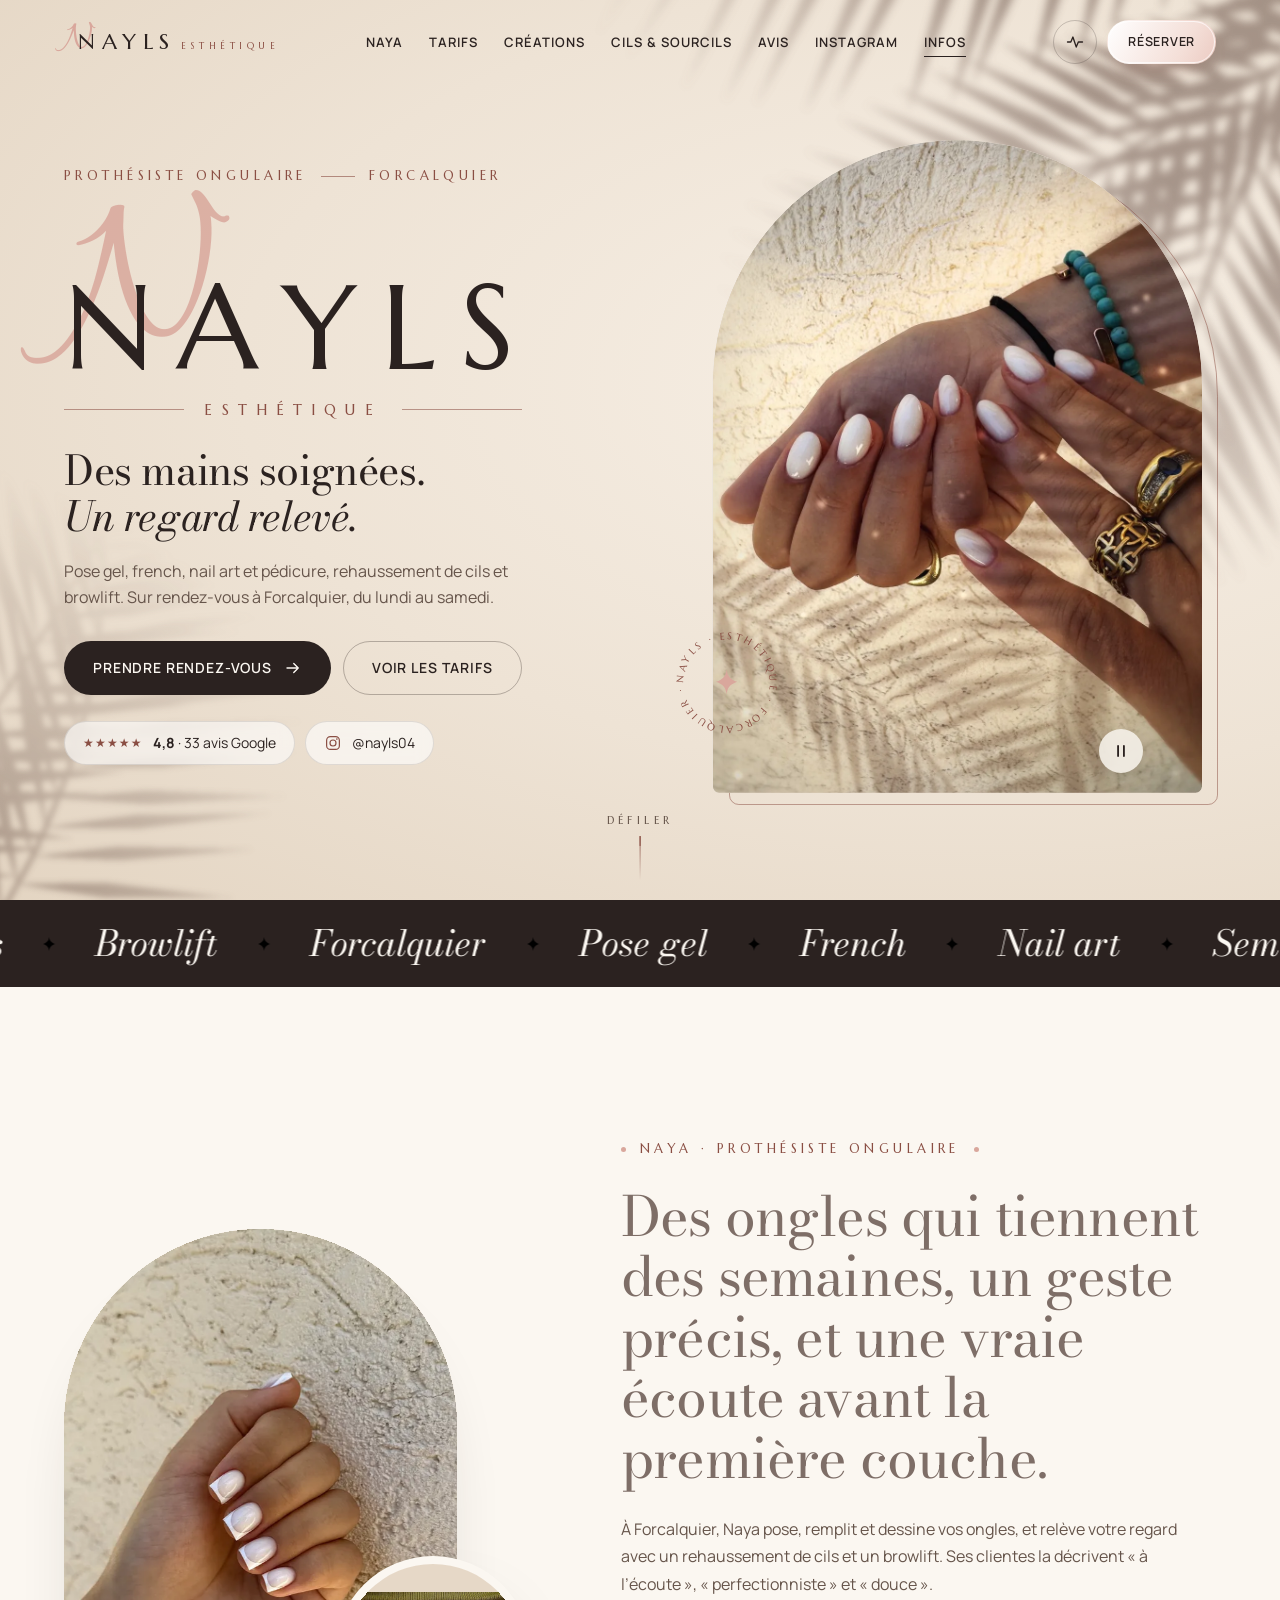
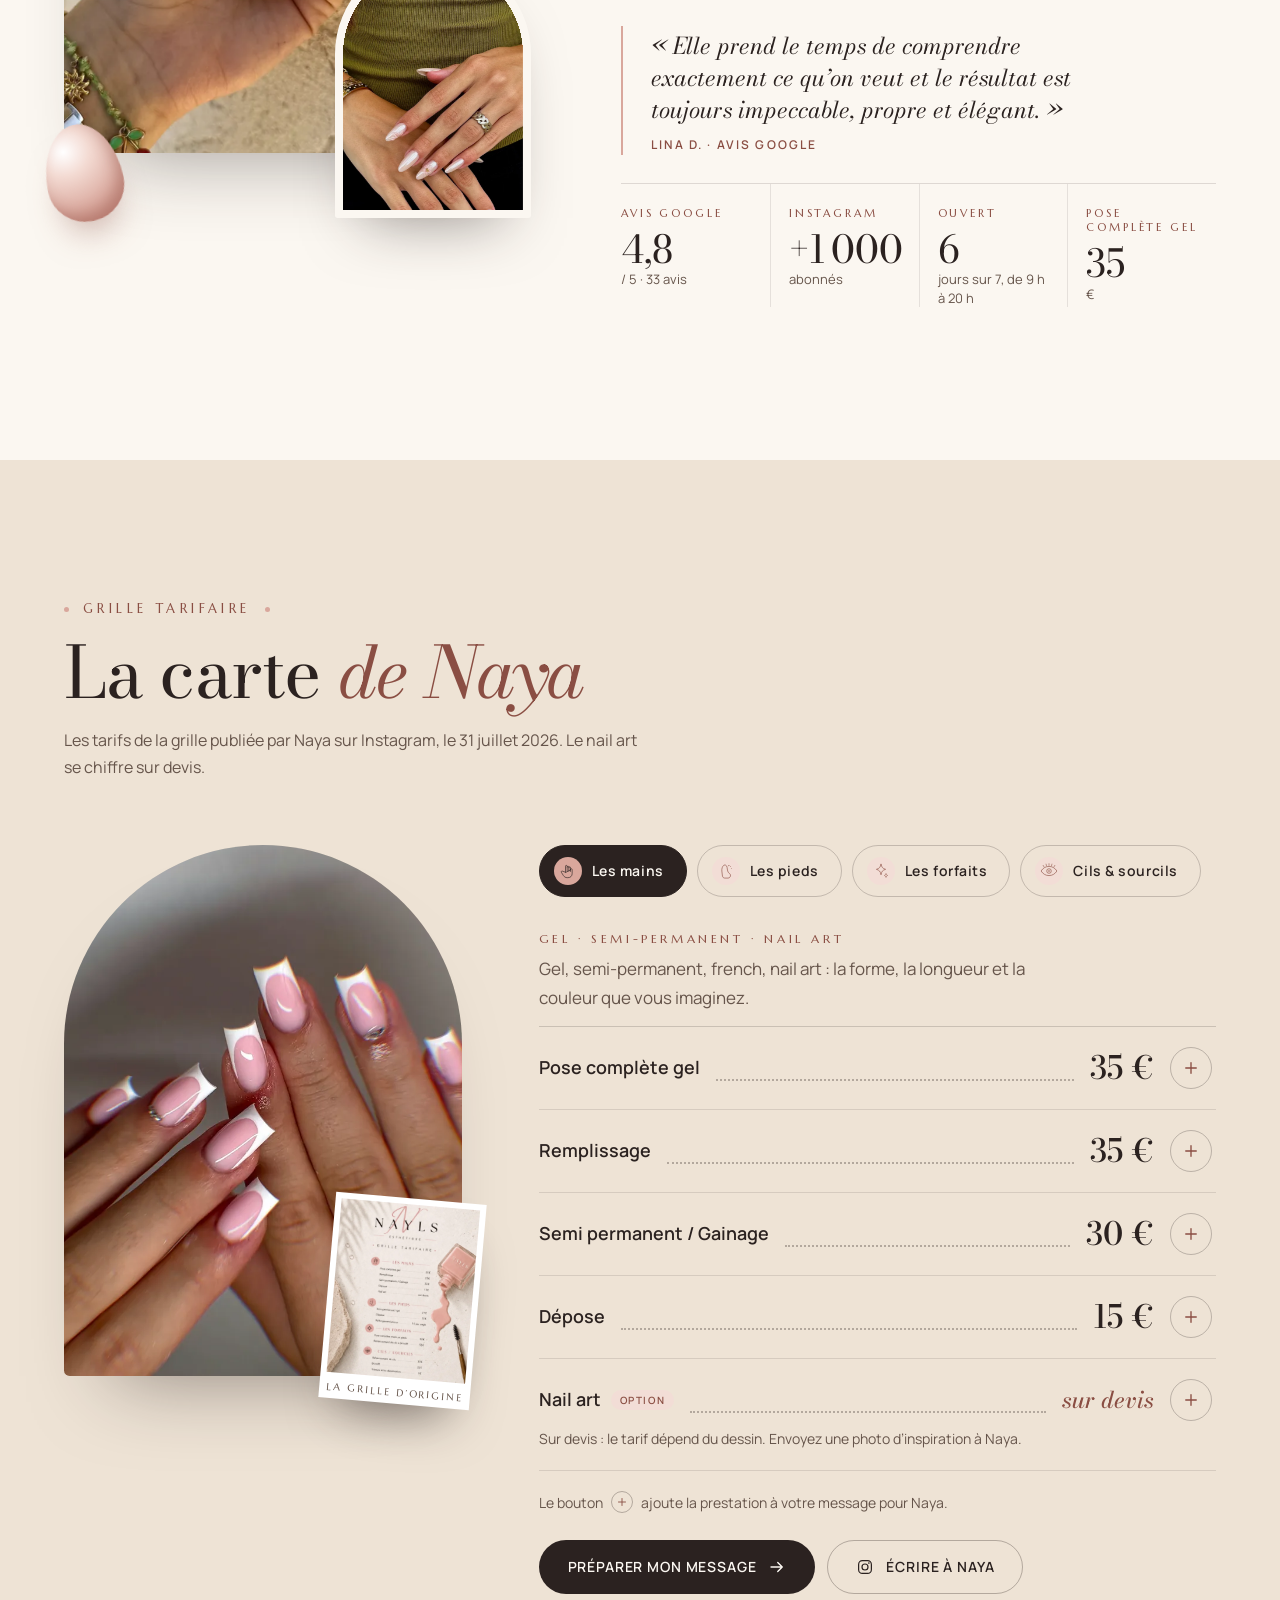
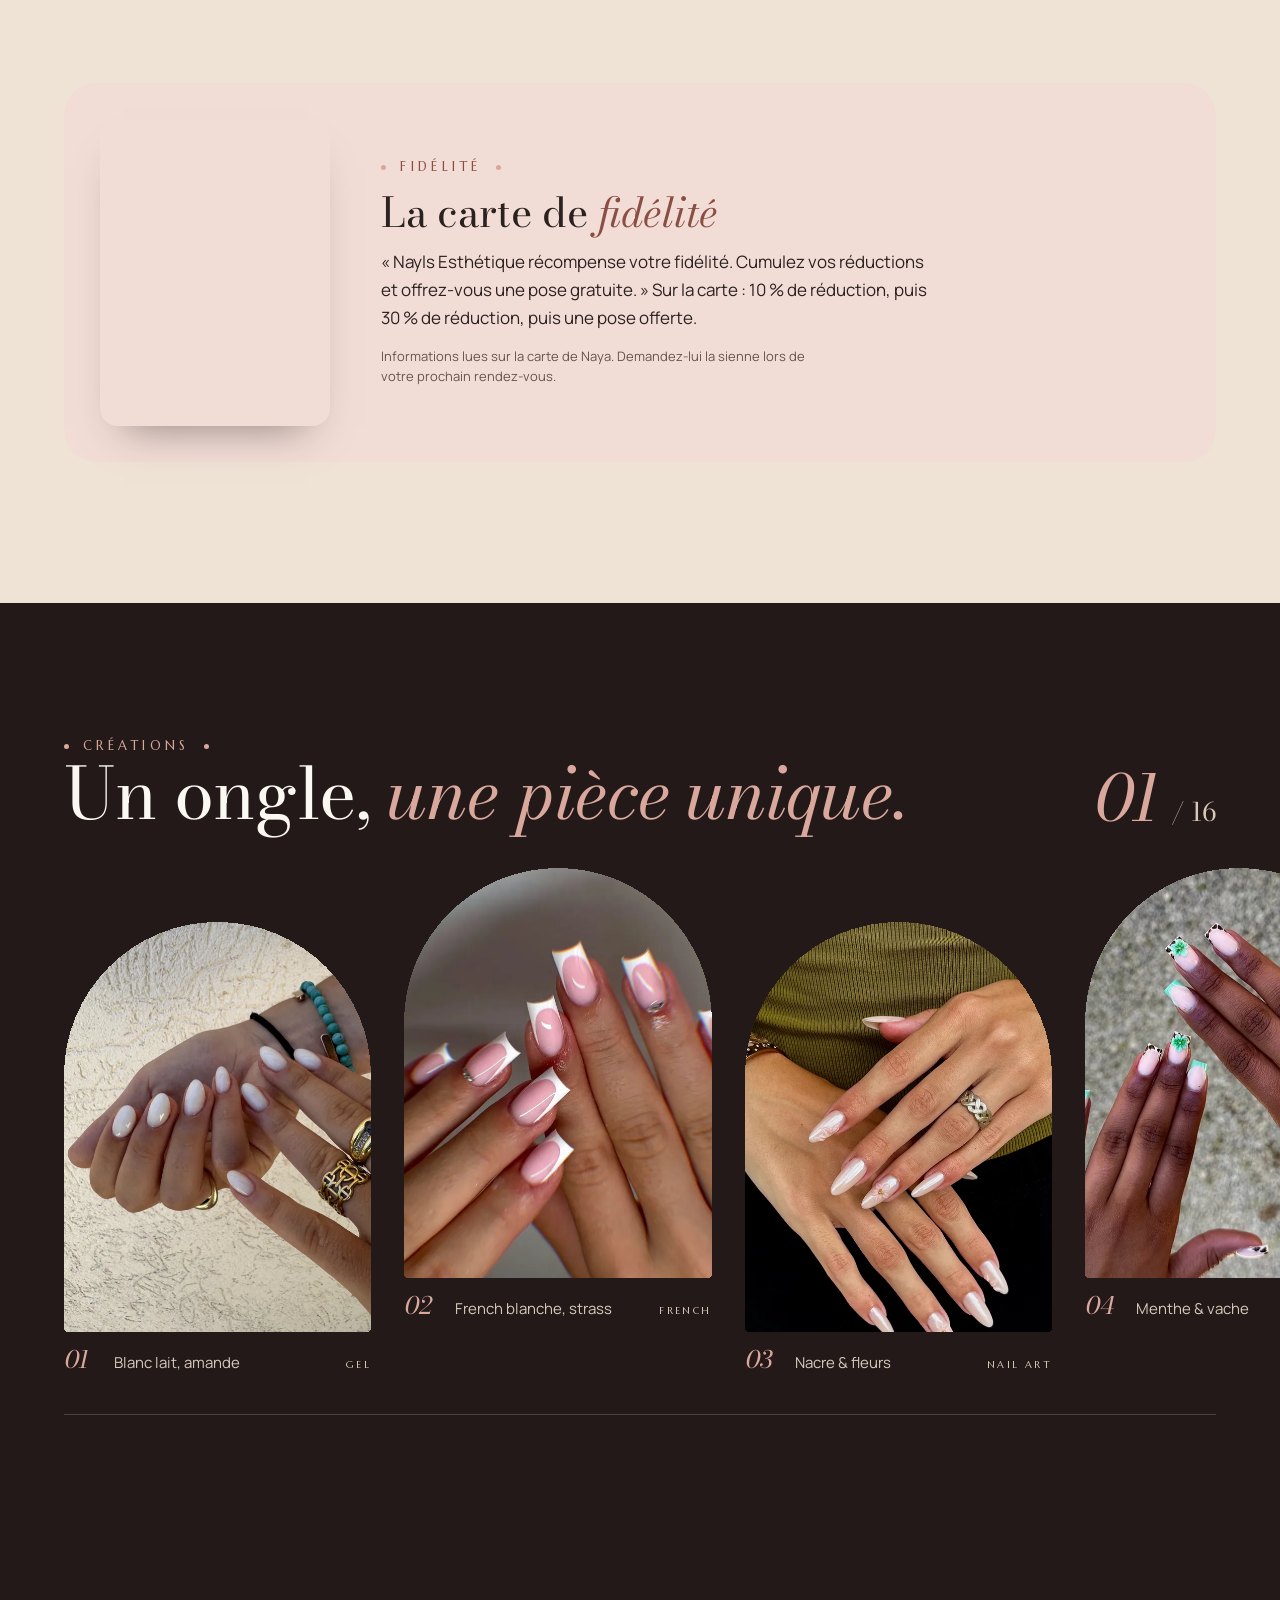
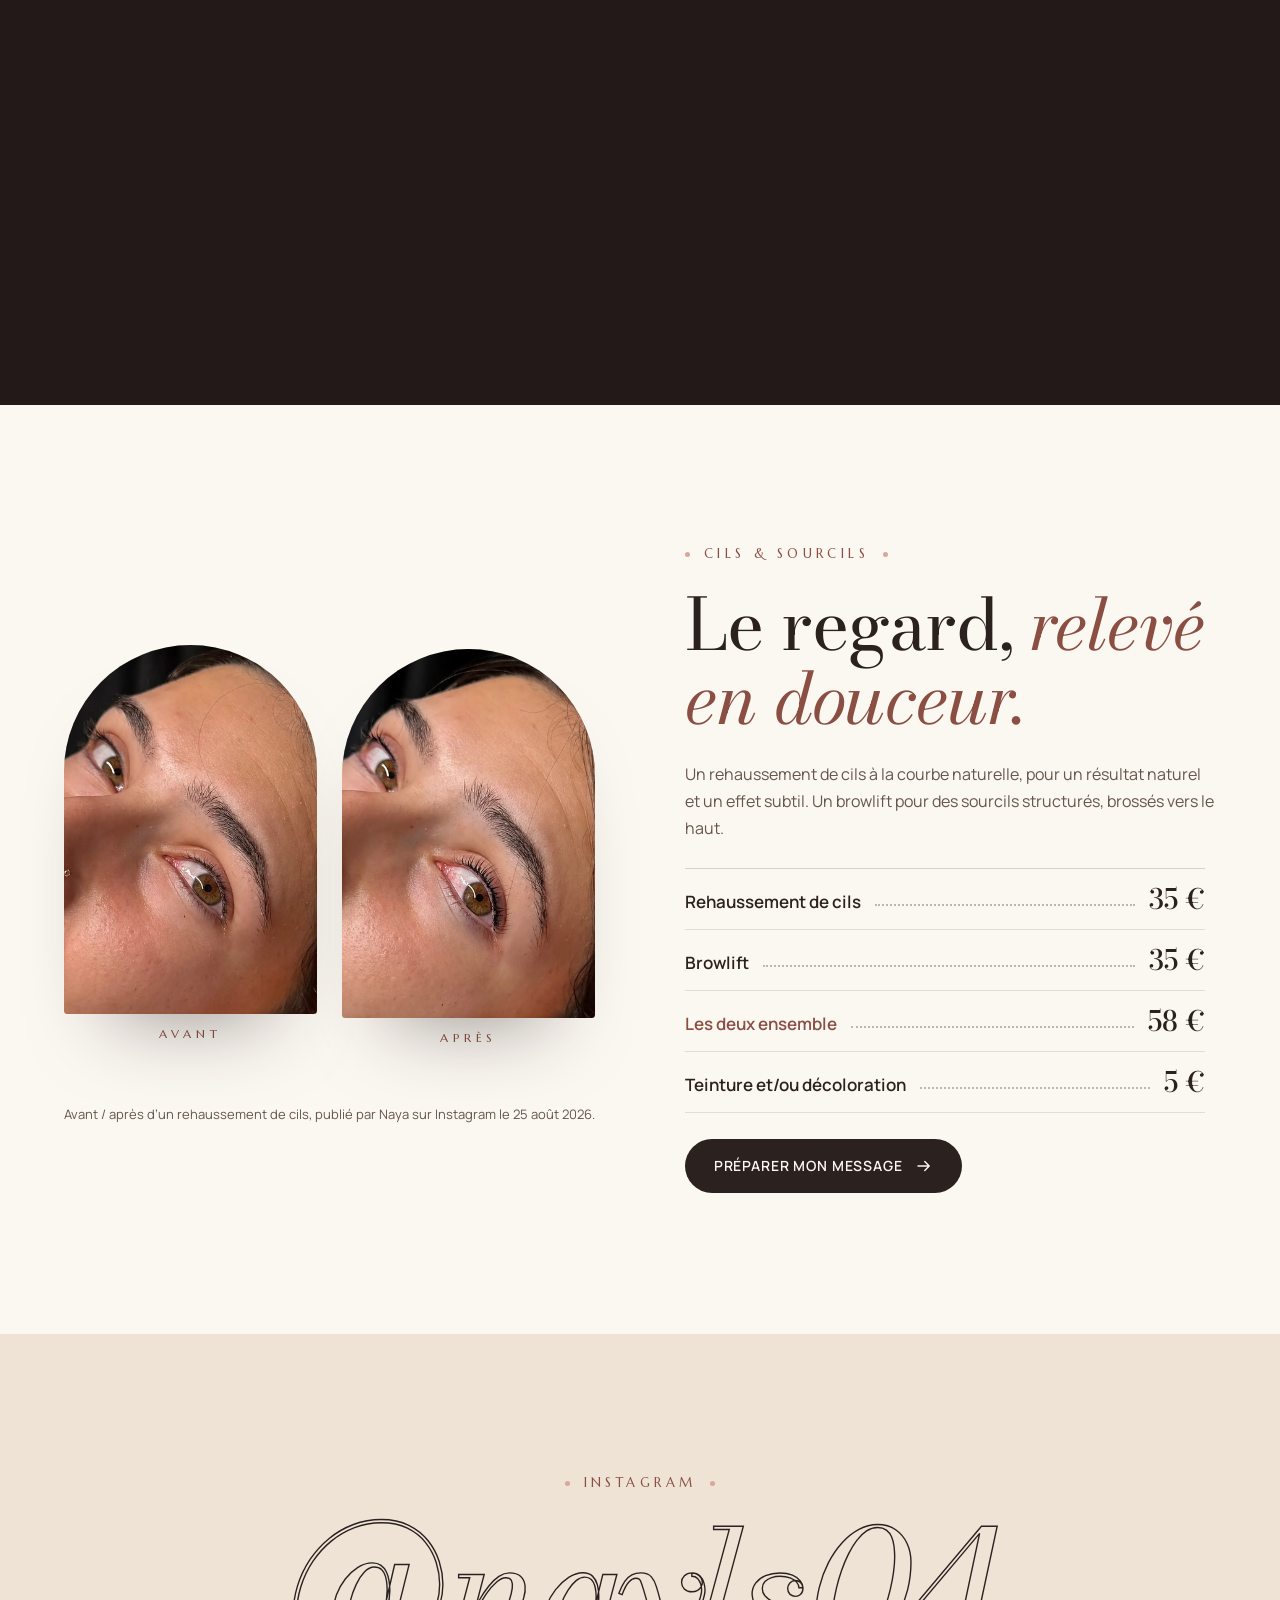
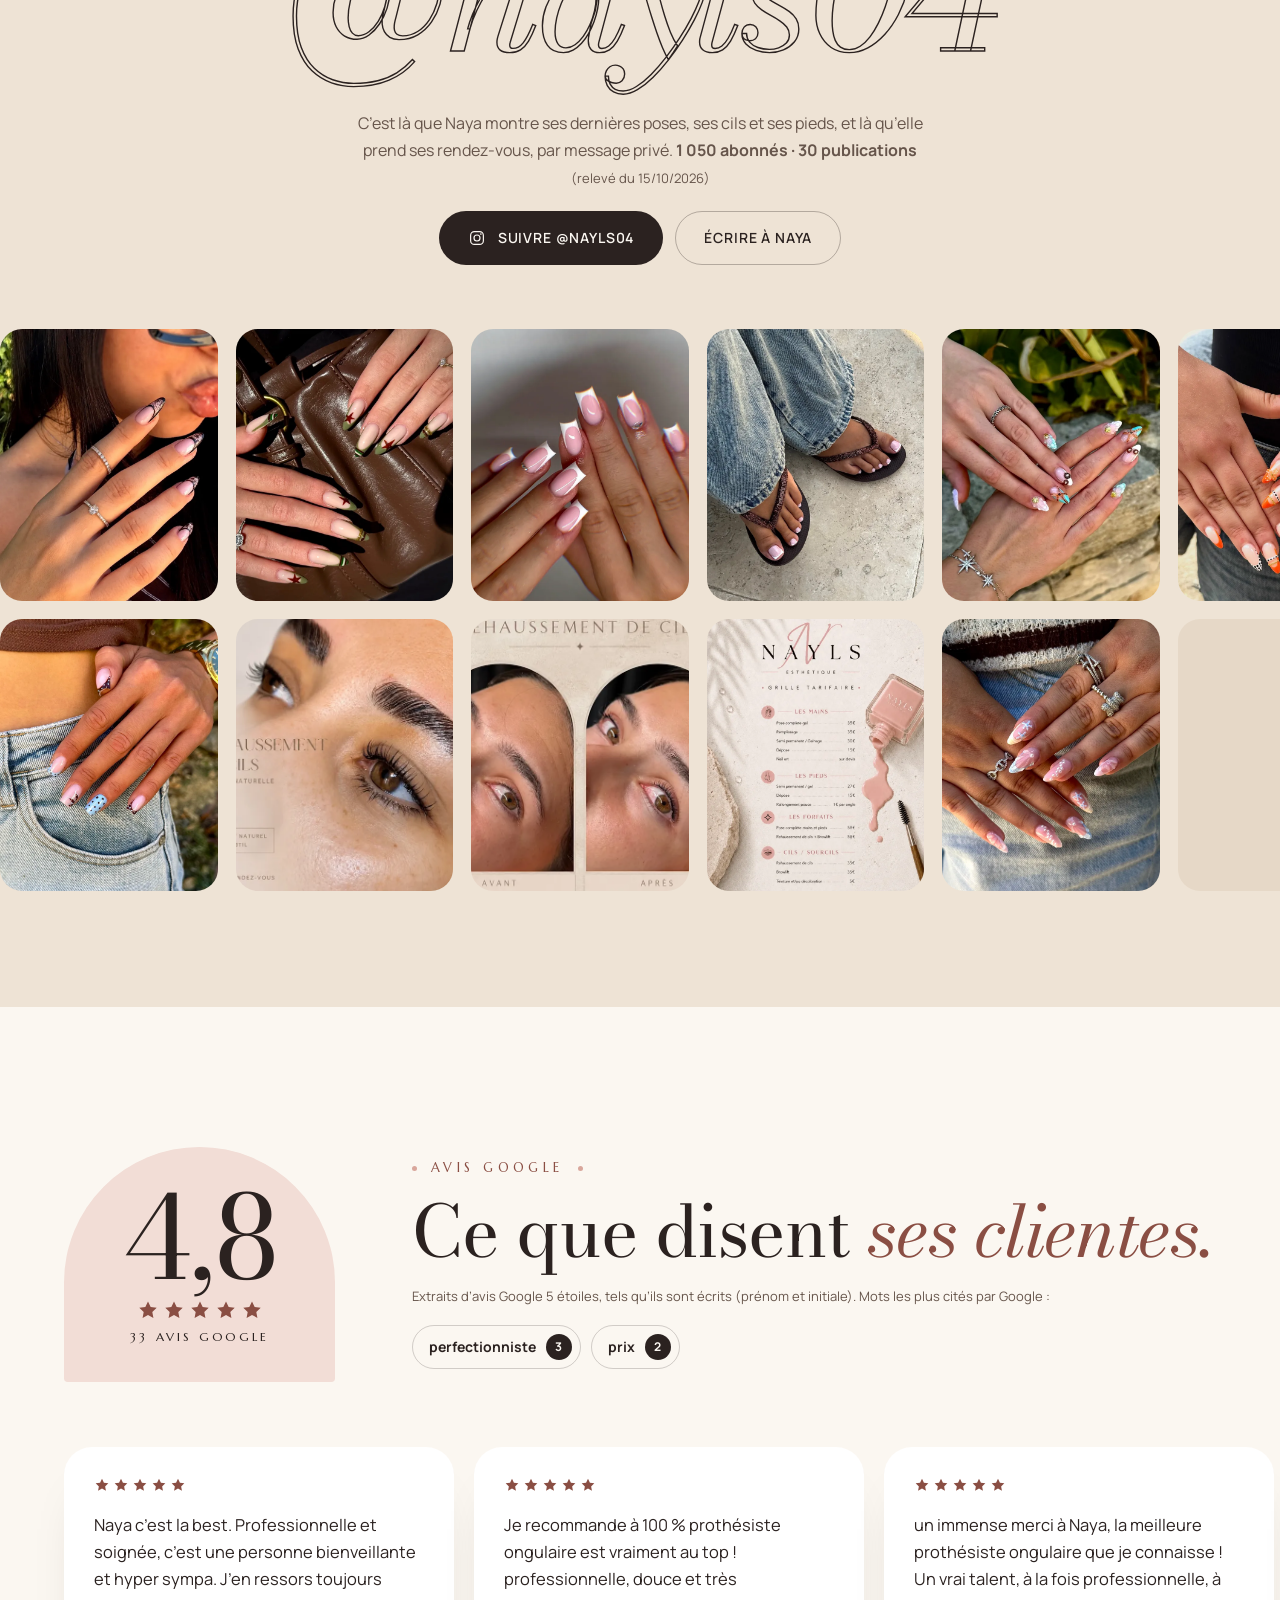
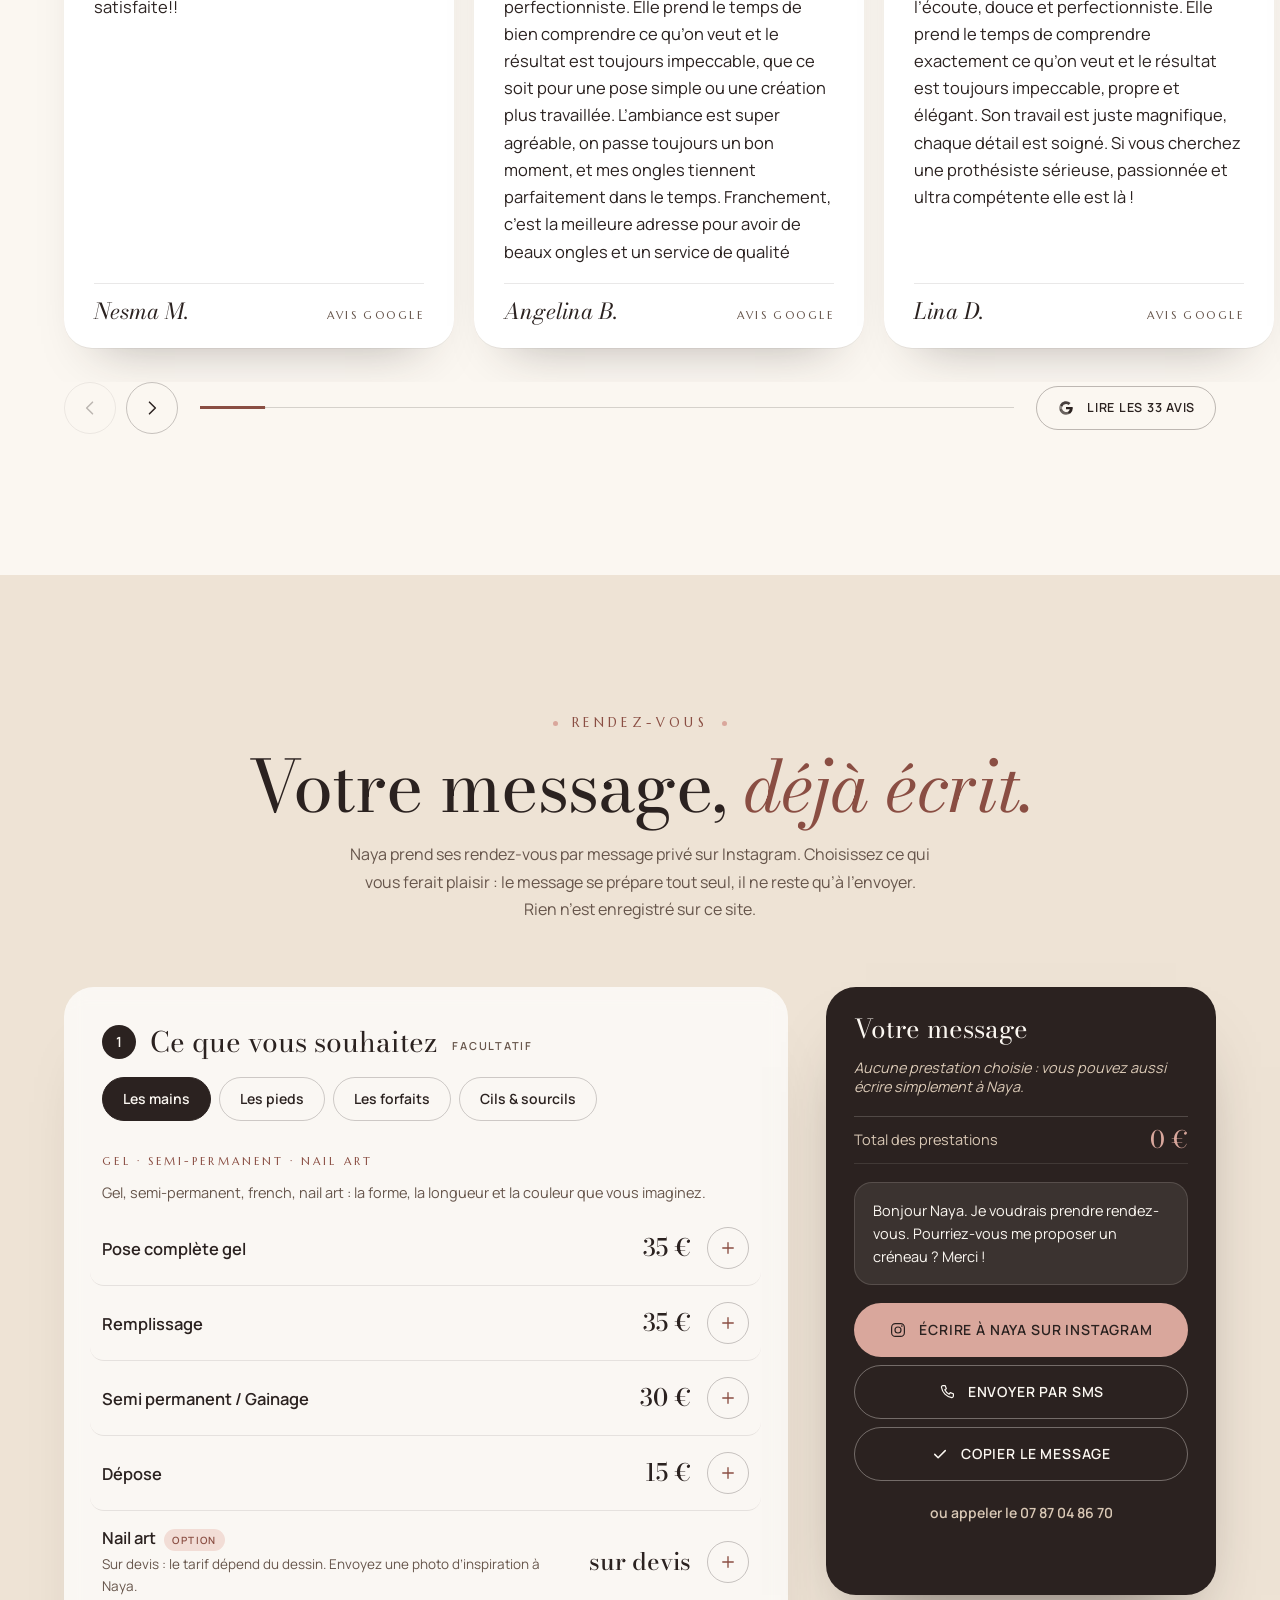
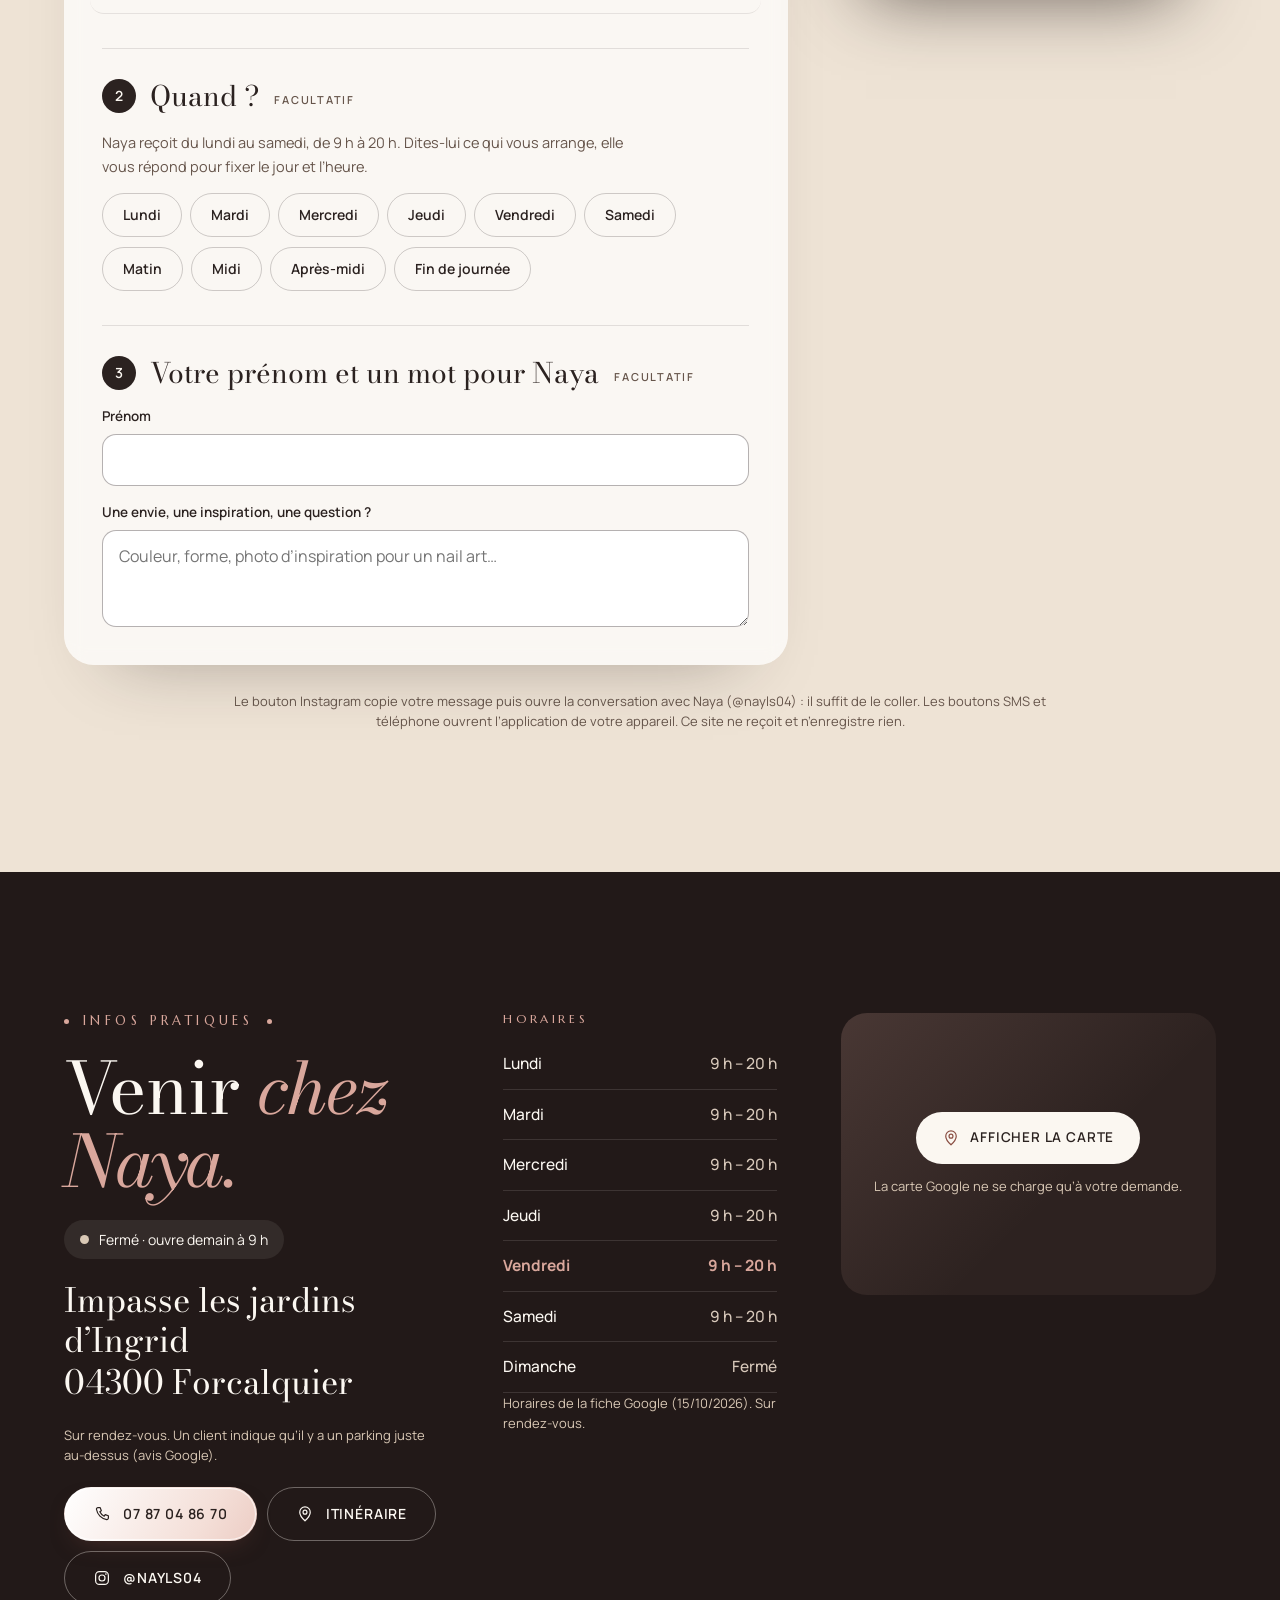
<file: index.html>
<!doctype html>
<html lang="fr" data-motion="on">
<head>
<meta charset="utf-8">
<meta name="viewport" content="width=device-width, initial-scale=1, viewport-fit=cover">
<title>Nayls 04 Esthétique · Prothésiste ongulaire à Forcalquier</title>
<meta name="description" content="Nayls 04 Esthétique, prothésiste ongulaire à Forcalquier (04) : pose gel, semi-permanent, nail art, pieds, rehaussement de cils et browlift. Tarifs, créations, avis et rendez-vous.">
<meta name="theme-color" content="#EADFD2">
<meta name="color-scheme" content="light">
<!-- DÉMONSTRATION : retirer cette ligne et la règle de robots.txt à la mise en ligne -->
<meta name="robots" content="noindex, nofollow">
<meta property="og:type" content="website">
<meta property="og:locale" content="fr_FR">
<meta property="og:title" content="Nayls 04 Esthétique · Prothésiste ongulaire à Forcalquier">
<meta property="og:description" content="Des mains soignées. Un regard relevé. Pose gel, nail art, pieds, rehaussement de cils et browlift à Forcalquier.">
<meta property="og:image" content="https://justinbbz.github.io/nayls-04/assets/img/og.jpg">
<link rel="icon" href="data:image/svg+xml,%3Csvg xmlns='http://www.w3.org/2000/svg' viewBox='0 0 64 64'%3E%3Ccircle cx='32' cy='32' r='32' fill='%23EADFD2'/%3E%3Ctext x='32' y='45' text-anchor='middle' font-family='Georgia,serif' font-style='italic' font-size='42' fill='%23B3786C'%3EN%3C/text%3E%3C/svg%3E">
<link rel="preload" href="assets/fonts/bodoni-moda-latin-wght-normal.woff2" as="font" type="font/woff2" crossorigin>
<link rel="preload" href="assets/fonts/manrope-latin-wght-normal.woff2" as="font" type="font/woff2" crossorigin>
<link rel="preload" href="assets/fonts/marcellus-latin-400-normal.woff2" as="font" type="font/woff2" crossorigin>
<script src="assets/js/boot.js"></script>
<link rel="stylesheet" href="assets/vendor/lenis.css">
<link rel="stylesheet" href="assets/css/style.css?v=2">
<!--GEN:jsonld-->
<script type="application/ld+json">
{
 "@context": "https://schema.org",
 "@type": "NailSalon",
 "name": "Nayls 04 Esthétique",
 "description": "Prothésiste ongulaire à Forcalquier : pose gel, semi-permanent, nail art, pieds, rehaussement de cils et browlift.",
 "telephone": "+33787048670",
 "url": "https://www.instagram.com/nayls04/",
 "priceRange": "€",
 "address": {
  "@type": "PostalAddress",
  "streetAddress": "Impasse les jardins d’Ingrid",
  "postalCode": "04300",
  "addressLocality": "Forcalquier",
  "addressCountry": "FR"
 },
 "geo": {
  "@type": "GeoCoordinates",
  "latitude": 43.9508852,
  "longitude": 5.7682398
 },
 "openingHoursSpecification": [
  {
   "@type": "OpeningHoursSpecification",
   "dayOfWeek": [
    "Monday",
    "Tuesday",
    "Wednesday",
    "Thursday",
    "Friday",
    "Saturday"
   ],
   "opens": "09:00",
   "closes": "20:00"
  }
 ],
 "sameAs": [
  "https://www.instagram.com/nayls04/",
  "https://www.google.com/maps/place/Nayls+04+Esthetique+-+Proth%C3%A9siste+ongulaire+Forcalquier/@43.9508852,5.7682398,17z/data=!4m8!3m7!1s0xa7bc768ea35d3da1:0x1fe84637bf400f84!8m2!3d43.9508852!4d5.7682398!9m1!1b1!16s%2Fg%2F11xzv7k564?hl=fr"
 ]
}
</script>
<!--/GEN:jsonld-->
</head>
<body>
<a class="skip" href="#contenu">Aller au contenu</a>

<!-- Icônes -->
<svg class="sprite" width="0" height="0" aria-hidden="true" focusable="false">
  <defs>
    <symbol id="i-star" viewBox="0 0 24 24"><path d="M12 2.6l2.9 6 6.6.9-4.8 4.6 1.2 6.5L12 17.4l-5.9 3.2 1.2-6.5L2.5 9.5l6.6-.9z"/></symbol>
    <symbol id="i-spark" viewBox="0 0 24 24"><path d="M12 1.5c.7 5.6 2.9 8.3 9 10.5-6.1 2.2-8.3 4.9-9 10.5-.7-5.6-2.9-8.3-9-10.5 6.1-2.2 8.3-4.9 9-10.5z"/></symbol>
    <symbol id="i-chev" viewBox="0 0 24 24"><path d="M9 5l7 7-7 7" fill="none" stroke="currentColor" stroke-width="1.8" stroke-linecap="round" stroke-linejoin="round"/></symbol>
    <symbol id="i-left" viewBox="0 0 24 24"><path d="M15 5l-7 7 7 7" fill="none" stroke="currentColor" stroke-width="1.8" stroke-linecap="round" stroke-linejoin="round"/></symbol>
    <symbol id="i-plus" viewBox="0 0 24 24"><path d="M12 5v14M5 12h14" fill="none" stroke="currentColor" stroke-width="1.8" stroke-linecap="round"/></symbol>
    <symbol id="i-check" viewBox="0 0 24 24"><path d="M5 12.5l4.5 4.5L19 7.5" fill="none" stroke="currentColor" stroke-width="2" stroke-linecap="round" stroke-linejoin="round"/></symbol>
    <symbol id="i-x" viewBox="0 0 24 24"><path d="M6 6l12 12M18 6L6 18" fill="none" stroke="currentColor" stroke-width="1.8" stroke-linecap="round"/></symbol>
    <symbol id="i-arrow" viewBox="0 0 24 24"><path d="M4 12h15M13 6l6 6-6 6" fill="none" stroke="currentColor" stroke-width="1.8" stroke-linecap="round" stroke-linejoin="round"/></symbol>
    <symbol id="i-phone" viewBox="0 0 24 24"><path d="M6.6 3.5h3l1.5 4.2-2 1.4a12 12 0 0 0 5.8 5.8l1.4-2 4.2 1.5v3a2 2 0 0 1-2.2 2A16.5 16.5 0 0 1 4.6 5.7a2 2 0 0 1 2-2.2z" fill="none" stroke="currentColor" stroke-width="1.6" stroke-linejoin="round"/></symbol>
    <symbol id="i-pin" viewBox="0 0 24 24"><path d="M12 21s7-6.3 7-11.5A7 7 0 0 0 5 9.5C5 14.7 12 21 12 21z" fill="none" stroke="currentColor" stroke-width="1.6" stroke-linejoin="round"/><circle cx="12" cy="9.5" r="2.6" fill="none" stroke="currentColor" stroke-width="1.6"/></symbol>
    <symbol id="i-clock" viewBox="0 0 24 24"><circle cx="12" cy="12" r="8.5" fill="none" stroke="currentColor" stroke-width="1.6"/><path d="M12 7.5V12l3 2" fill="none" stroke="currentColor" stroke-width="1.6" stroke-linecap="round" stroke-linejoin="round"/></symbol>
    <symbol id="i-insta" viewBox="0 0 24 24"><rect x="3.5" y="3.5" width="17" height="17" rx="5" fill="none" stroke="currentColor" stroke-width="1.6"/><circle cx="12" cy="12" r="4" fill="none" stroke="currentColor" stroke-width="1.6"/><circle cx="17.2" cy="6.8" r="1.1" fill="currentColor"/></symbol>
    <symbol id="i-google" viewBox="0 0 24 24"><path d="M21 12.2c0-.6-.1-1.2-.2-1.7H12v3.3h5a4.3 4.3 0 0 1-1.9 2.8v2.3h3A9 9 0 0 0 21 12.2z" fill="currentColor"/><path d="M12 21c2.4 0 4.5-.8 6-2.2l-3-2.3a5.4 5.4 0 0 1-8-2.8H3.9v2.4A9 9 0 0 0 12 21z" fill="currentColor" opacity=".7"/><path d="M7 13.7a5.4 5.4 0 0 1 0-3.4V7.9H3.9a9 9 0 0 0 0 8.2z" fill="currentColor" opacity=".5"/><path d="M12 6.6c1.3 0 2.5.5 3.5 1.4l2.6-2.6A9 9 0 0 0 3.9 7.9L7 10.3A5.4 5.4 0 0 1 12 6.6z" fill="currentColor" opacity=".85"/></symbol>
    <symbol id="i-cal" viewBox="0 0 24 24"><rect x="3.5" y="5" width="17" height="15.5" rx="3" fill="none" stroke="currentColor" stroke-width="1.6"/><path d="M3.5 10h17M8 3v4M16 3v4" fill="none" stroke="currentColor" stroke-width="1.6" stroke-linecap="round"/></symbol>
    <symbol id="i-lock" viewBox="0 0 24 24"><rect x="5" y="10.5" width="14" height="10" rx="2.5" fill="none" stroke="currentColor" stroke-width="1.6"/><path d="M8 10.5V8a4 4 0 0 1 8 0v2.5" fill="none" stroke="currentColor" stroke-width="1.6"/></symbol>
    <symbol id="i-motion" viewBox="0 0 24 24"><path d="M3 12h4l2.5-6 4 12 2.5-6h5" fill="none" stroke="currentColor" stroke-width="1.6" stroke-linecap="round" stroke-linejoin="round"/></symbol>
    <symbol id="i-pause" viewBox="0 0 24 24"><path d="M8.5 6v12M15.5 6v12" fill="none" stroke="currentColor" stroke-width="2.2" stroke-linecap="round"/></symbol>
    <symbol id="i-play" viewBox="0 0 24 24"><path d="M8.5 5.8v12.4L18.5 12z" fill="currentColor"/></symbol>
    <symbol id="i-download" viewBox="0 0 24 24"><path d="M12 4v11M7 11l5 5 5-5M5 20h14" fill="none" stroke="currentColor" stroke-width="1.8" stroke-linecap="round" stroke-linejoin="round"/></symbol>
    <!-- pictogrammes au trait des rubriques (comme sur sa grille) -->
    <symbol id="i-main" viewBox="0 0 48 48"><path d="M18 27V12.5a2 2 0 0 1 4 0V24m0-9.5a2 2 0 0 1 4 0V24m0-8a2 2 0 0 1 4 0v9m0-4.5a2 2 0 0 1 4 0V30c0 6-4 10-10 10h-2c-4 0-6.500-1.500-9-5l-5-8a2 2 0 0 1 3-2.500L18 27z" fill="none" stroke="currentColor" stroke-width="1.5" stroke-linecap="round" stroke-linejoin="round"/></symbol>
    <symbol id="i-pied" viewBox="0 0 48 48"><path d="M19 10c3-1.500 7 .5 7.500 5l1.500 9c.5 3 2.500 4.500 4.500 6 2.500 2 3 5 1.500 8-1 2-3 3-5 3H21c-3 0-5-2-5.500-5L14 24c-.5-5 1-11 5-14z" fill="none" stroke="currentColor" stroke-width="1.5" stroke-linejoin="round"/><circle cx="31" cy="11" r="1.300" fill="currentColor"/><circle cx="35" cy="13.500" r="1.100" fill="currentColor"/><circle cx="37.500" cy="17.500" r="1" fill="currentColor"/></symbol>
    <symbol id="i-forfait" viewBox="0 0 48 48"><path d="M24 7c1.400 8 4 11 11 13-7 2-9.600 5-11 13-1.400-8-4-11-11-13 7-2 9.600-5 11-13z" fill="none" stroke="currentColor" stroke-width="1.5" stroke-linejoin="round"/><path d="M36 30c.600 3 1.600 4 4 4.700-2.400.7-3.400 1.700-4 4.700-.6-3-1.600-4-4-4.700 2.400-.7 3.400-1.700 4-4.700z" fill="none" stroke="currentColor" stroke-width="1.200" stroke-linejoin="round"/></symbol>
    <symbol id="i-oeil" viewBox="0 0 48 48"><path d="M5 24c4.500-7 11-11 19-11s14.500 4 19 11c-4.500 7-11 11-19 11S9.500 31 5 24z" fill="none" stroke="currentColor" stroke-width="1.500" stroke-linejoin="round"/><circle cx="24" cy="24" r="5.500" fill="none" stroke="currentColor" stroke-width="1.500"/><circle cx="24" cy="24" r="1.800" fill="currentColor"/><path d="M12 14l-2-3.500M18 11.500l-1-4M24 10.500v-4M30 11.500l1-4M36 14l2-3.500" fill="none" stroke="currentColor" stroke-width="1.300" stroke-linecap="round"/></symbol>
  </defs>
</svg>

<!-- Écran d'ouverture (masqué si les animations sont réduites) -->
<div class="pre" id="pre" aria-hidden="true">
  <div class="pre__in">
    <div class="pre__mark"><span class="pre__n">N</span><span class="pre__word"><span>N</span><span>A</span><span>Y</span><span>L</span><span>S</span></span></div>
    <p class="pre__sub"><i></i><span>ESTHÉTIQUE</span><i></i></p>
  </div>
  <div class="pre__bar"><i id="preBar"></i></div>
  <span class="pre__count"><b id="preCount">0</b> %</span>
</div>
<div class="progress" id="progress" aria-hidden="true"><i></i></div>
<div class="cursor" id="cursor" aria-hidden="true"><i></i><span></span></div>

<!-- ============ En-tête ============ -->
<header class="hd" id="hd">
  <div class="hd__in">
    <a class="logo" href="#accueil"><span class="logo__n" aria-hidden="true">N</span><span class="logo__word" aria-hidden="true">NAYLS</span><span class="logo__sub" aria-hidden="true">ESTHÉTIQUE</span><span class="sr-only">Nayls 04 Esthétique : retour à l’accueil</span></a>
    <nav class="nav" aria-label="Navigation principale">
      <a href="#naya">Naya</a>
      <a href="#tarifs">Tarifs</a>
      <a href="#creations">Créations</a>
      <a href="#cils">Cils &amp; sourcils</a>
      <a href="#avis">Avis</a>
      <a href="#instagram">Instagram</a>
      <a href="#infos">Infos</a>
    </nav>
    <div class="hd__actions">
      <button type="button" class="motion" id="motionBtn" aria-pressed="false" title="Réduire les animations"><svg aria-hidden="true"><use href="#i-motion"/></svg><span class="sr-only">Réduire les animations</span></button>
      <a class="btn btn--pearl btn--sm hd__cta" href="#reserver"><span>Réserver</span></a>
      <button type="button" class="burger" id="burger" aria-expanded="false" aria-controls="menu"><span class="sr-only">Ouvrir le menu</span><i></i><i></i></button>
    </div>
  </div>
</header>
<div class="menu" id="menu" hidden>
  <nav class="menu__in" aria-label="Menu">
    <a href="#naya"><span>01</span>Naya</a>
    <a href="#tarifs"><span>02</span>Tarifs</a>
    <a href="#creations"><span>03</span>Créations</a>
    <a href="#cils"><span>04</span>Cils &amp; sourcils</a>
    <a href="#avis"><span>05</span>Avis</a>
    <a href="#instagram"><span>06</span>Instagram</a>
    <a href="#reserver"><span>07</span>Réserver</a>
    <a href="#infos"><span>08</span>Infos</a>
  </nav>
  <p class="menu__foot">07 87 04 86 70 · Forcalquier</p>
</div>

<main id="contenu">

<!-- ============ Héros ============ -->
<section class="hero" id="accueil" aria-labelledby="h1">
  <div class="hero__bg" aria-hidden="true"><i class="palm palm--a"></i><i class="palm palm--b"></i></div>
  <div class="wrap hero__grid">
    <div class="hero__copy">
      <p class="eyebrow hero__eyebrow"><span>Prothésiste ongulaire</span><i></i><span>Forcalquier</span></p>
      <h1 id="h1" class="mark" aria-label="Nayls 04 Esthétique">
        <span class="mark__script" aria-hidden="true">N</span>
        <span class="mark__word" aria-hidden="true"><span>N</span><span>A</span><span>Y</span><span>L</span><span>S</span></span>
        <span class="mark__sub" aria-hidden="true"><i></i><span>ESTHÉTIQUE</span><i></i></span>
      </h1>
      <p class="hero__tag">Des mains soignées.<br><em>Un regard relevé.</em></p>
      <p class="hero__lead">Pose gel, french, nail art et pédicure, rehaussement de cils et browlift. Sur rendez-vous à Forcalquier, du lundi au samedi.</p>
      <div class="hero__cta">
        <a class="btn btn--dark" href="#reserver"><span>Prendre rendez-vous</span><svg aria-hidden="true"><use href="#i-arrow"/></svg></a>
        <a class="btn btn--ghost" href="#tarifs"><span>Voir les tarifs</span></a>
      </div>
      <ul class="hero__chips">
        <li><a class="chip" href="#avis"><span class="chip__stars" aria-hidden="true">★★★★★</span><span><b>4,8</b> · 33 avis Google</span></a></li>
        <li><a class="chip" href="https://www.instagram.com/nayls04/" target="_blank" rel="noopener"><svg aria-hidden="true"><use href="#i-insta"/></svg><span>@nayls04<span class="sr-only"> sur Instagram (nouvelle fenêtre)</span></span></a></li>
      </ul>
    </div>
    <div class="hero__film">
      <div class="arch" id="arch">
        <span class="arch__line" aria-hidden="true"></span>
        <div class="arch__clip">
          <video id="film" class="arch__video" muted loop playsinline preload="none" poster="assets/img/film-arche-poster.webp" width="1080" height="1440" aria-hidden="true" tabindex="-1"></video>
        </div>
        <button type="button" class="arch__pause" id="filmBtn" aria-pressed="false"><svg class="i-pause" aria-hidden="true"><use href="#i-pause"/></svg><svg class="i-play" aria-hidden="true"><use href="#i-play"/></svg><span class="sr-only">Mettre le film en pause</span></button>
        <svg class="seal" viewBox="0 0 120 120" aria-hidden="true">
          <defs><path id="sealPath" d="M60 60m-45 0a45 45 0 1 1 90 0a45 45 0 1 1-90 0"/></defs>
          <text><textPath href="#sealPath" startOffset="0">NAYLS · ESTHÉTIQUE · FORCALQUIER · 04 · </textPath></text>
          <path class="seal__spark" d="M60 46c.8 7.200 3.500 10.400 11 13.200-7.500 2.800-10.200 6-11 13.200-.8-7.200-3.500-10.400-11-13.200 7.500-2.800 10.200-6 11-13.200z"/>
        </svg>
      </div>
    </div>
  </div>
  <a class="scrollcue" href="#naya"><span>Défiler</span><i></i></a>
</section>

<!-- ============ Bandeau ============ -->
<div class="band" aria-hidden="true">
  <div class="band__track" id="band">
    <span>Pose gel</span><svg><use href="#i-spark"/></svg><span>French</span><svg><use href="#i-spark"/></svg><span>Nail art</span><svg><use href="#i-spark"/></svg><span>Semi-permanent</span><svg><use href="#i-spark"/></svg><span>Pieds</span><svg><use href="#i-spark"/></svg><span>Rehaussement de cils</span><svg><use href="#i-spark"/></svg><span>Browlift</span><svg><use href="#i-spark"/></svg><span>Forcalquier</span><svg><use href="#i-spark"/></svg>
  </div>
</div>

<!-- ============ Naya ============ -->
<section class="naya" id="naya" aria-labelledby="naya-title">
  <div class="wrap naya__grid">
    <div class="naya__media">
      <figure class="amedia amedia--tall" data-speed="0.06">
        <img src="assets/img/g01-1280.webp" srcset="assets/img/g01-720.webp 720w, assets/img/g01-1280.webp 1280w" sizes="(min-width: 900px) 34vw, 78vw" width="1280" height="1707" alt="Main sur un mur beige ensoleillé : ongles courts carrés avec une french blanche" loading="lazy" decoding="async">
      </figure>
      <figure class="amedia amedia--small" data-speed="-0.10">
        <img src="assets/img/g04-720.webp" srcset="assets/img/g04-720.webp 720w" sizes="(min-width: 900px) 18vw, 40vw" width="720" height="960" alt="Mains posées sur un haut kaki : ongles en amande nacrés, petites fleurs en relief" loading="lazy" decoding="async">
      </figure>
      <span class="naya__drop" aria-hidden="true"></span>
    </div>
    <div class="naya__copy">
      <p class="eyebrow eyebrow--dots reveal">Naya · prothésiste ongulaire</p>
      <h2 id="naya-title" class="manifest" data-words>Des ongles qui tiennent des semaines, un geste précis, et une vraie écoute avant la première couche.</h2>
      <p class="lead reveal">À Forcalquier, Naya pose, remplit et dessine vos ongles, et relève votre regard avec un rehaussement de cils et un browlift. Ses clientes la décrivent « à l’écoute », « perfectionniste » et « douce ».</p>
      <blockquote class="pull reveal"><p>« Elle prend le temps de comprendre exactement ce qu’on veut et le résultat est toujours impeccable, propre et élégant. »</p><footer>Lina D. · avis Google</footer></blockquote>
      <dl class="facts reveal">
        <div><dt>Avis Google</dt><dd><b data-count="4.8" data-dec="1">4,8</b><span>/ 5 · 33 avis</span></dd></div>
        <div><dt>Instagram</dt><dd><b data-count="1000" data-plus="1">+1 000</b><span>abonnés</span></dd></div>
        <div><dt>Ouvert</dt><dd><b>6</b><span>jours sur 7, de 9 h à 20 h</span></dd></div>
        <div><dt>Pose complète gel</dt><dd><b data-count="35">35</b><span>€</span></dd></div>
      </dl>
    </div>
  </div>
</section>

<!-- ============ Tarifs ============ -->
<section class="tarifs" id="tarifs" aria-labelledby="tarifs-title">
  <div class="wrap">
    <header class="sec-head">
      <p class="eyebrow eyebrow--dots reveal">Grille tarifaire</p>
      <h2 id="tarifs-title" class="display split">La carte <em>de Naya</em></h2>
      <p class="lead reveal">Les tarifs de la grille publiée par Naya sur Instagram, le 31 juillet 2026. Le nail art se chiffre sur devis.</p>
    </header>
    <div class="tarifs__grid">
      <div class="visual" id="visual">
        <div class="visual__arch">
          <!--GEN:tarifs-visuels-->
<figure class="visual__fig is-on" data-g="mains"><img src="assets/img/ig-DcdhZD9ozkY-720.webp" srcset="assets/img/ig-DcdhZD9ozkY-720.webp 720w, assets/img/ig-DcdhZD9ozkY-1280.webp 1280w" sizes="(min-width: 1000px) 34vw, 80vw" width="1280" height="1600" alt="Mains sur un fond doux : ongles carrés avec une french blanche marquée et de petits strass argentés" loading="lazy" decoding="async"></figure>
          <figure class="visual__fig" data-g="pieds"><img src="assets/img/ig-Db8cbqfIrVG-720.webp" srcset="assets/img/ig-Db8cbqfIrVG-720.webp 720w, assets/img/ig-Db8cbqfIrVG-1280.webp 1280w" sizes="(min-width: 1000px) 34vw, 80vw" width="1280" height="1600" alt="Pieds en tongs sur un sol en pierre claire : pédicure avec french blanche" loading="lazy" decoding="async"></figure>
          <figure class="visual__fig" data-g="forfaits"><img src="assets/img/g24-720.webp" srcset="assets/img/g24-720.webp 720w, assets/img/g24-1280.webp 1280w" sizes="(min-width: 1000px) 34vw, 80vw" width="1280" height="1707" alt="Mains croisées sur un mur beige : ongles en amande blanc lait, bagues dorées et bracelet turquoise" loading="lazy" decoding="async"></figure>
          <figure class="visual__fig" data-g="cils"><img src="assets/img/cils-regard-1003.webp" srcset="assets/img/cils-regard-1003.webp 1003w" sizes="(min-width: 1000px) 34vw, 80vw" width="1003" height="1603" alt="Gros plan d'un regard : cils relevés et sourcils brossés vers le haut après un rehaussement de cils et un browlift" loading="lazy" decoding="async"></figure>
<!--/GEN:tarifs-visuels-->
        </div>
        <button type="button" class="visual__card" id="cardBtn" data-full="assets/img/ig-Dbd_UYgIQnH-1200.webp" data-w="1200" data-h="1501" data-alt="Grille tarifaire Nayls Esthétique publiée sur Instagram le 31 juillet 2026" data-cap="La grille de Naya" aria-label="Agrandir la grille tarifaire d’origine">
          <img src="assets/img/ig-Dbd_UYgIQnH-720.webp" width="720" height="900" alt="" loading="lazy" decoding="async"><span>La grille d’origine</span>
        </button>
      </div>
      <div class="carte" id="carte">
        <div class="ctabs" role="tablist" aria-label="Rubriques de la carte">
        <!--GEN:tarifs-tabs-->
<button type="button" role="tab" class="ctab is-on" id="tab-mains" aria-controls="panel-mains" aria-selected="true" tabindex="0" data-g="mains"><svg class="ico" aria-hidden="true"><use href="#i-main"/></svg><span>Les mains</span></button>
        <button type="button" role="tab" class="ctab" id="tab-pieds" aria-controls="panel-pieds" aria-selected="false" tabindex="-1" data-g="pieds"><svg class="ico" aria-hidden="true"><use href="#i-pied"/></svg><span>Les pieds</span></button>
        <button type="button" role="tab" class="ctab" id="tab-forfaits" aria-controls="panel-forfaits" aria-selected="false" tabindex="-1" data-g="forfaits"><svg class="ico" aria-hidden="true"><use href="#i-forfait"/></svg><span>Les forfaits</span></button>
        <button type="button" role="tab" class="ctab" id="tab-cils" aria-controls="panel-cils" aria-selected="false" tabindex="-1" data-g="cils"><svg class="ico" aria-hidden="true"><use href="#i-oeil"/></svg><span>Cils &amp; sourcils</span></button>
<!--/GEN:tarifs-tabs-->
        </div>
        <div class="cpanels">
        <!--GEN:tarifs-panels-->
<section role="tabpanel" class="cpanel is-on" id="panel-mains" aria-labelledby="tab-mains" data-g="mains">
          <p class="cpanel__kicker">Gel · semi-permanent · nail art</p>
          <p class="cpanel__intro">Gel, semi-permanent, french, nail art : la forme, la longueur et la couleur que vous imaginez.</p>
          <ul class="rows">
            <li class="row" data-id="pose-gel"><span class="row__name">Pose complète gel</span><span class="row__dots" aria-hidden="true"></span><span class="row__price">35 €</span><button type="button" class="row__book" data-book="pose-gel" aria-label="Réserver : Pose complète gel"><svg aria-hidden="true"><use href="#i-plus"/></svg></button></li>
            <li class="row" data-id="remplissage"><span class="row__name">Remplissage</span><span class="row__dots" aria-hidden="true"></span><span class="row__price">35 €</span><button type="button" class="row__book" data-book="remplissage" aria-label="Réserver : Remplissage"><svg aria-hidden="true"><use href="#i-plus"/></svg></button></li>
            <li class="row" data-id="semi-gainage"><span class="row__name">Semi permanent / Gainage</span><span class="row__dots" aria-hidden="true"></span><span class="row__price">30 €</span><button type="button" class="row__book" data-book="semi-gainage" aria-label="Réserver : Semi permanent / Gainage"><svg aria-hidden="true"><use href="#i-plus"/></svg></button></li>
            <li class="row" data-id="depose-mains"><span class="row__name">Dépose</span><span class="row__dots" aria-hidden="true"></span><span class="row__price">15 €</span><button type="button" class="row__book" data-book="depose-mains" aria-label="Réserver : Dépose"><svg aria-hidden="true"><use href="#i-plus"/></svg></button></li>
            <li class="row row--note" data-id="nail-art"><span class="row__name">Nail art<em class="row__tag">option</em></span><span class="row__dots" aria-hidden="true"></span><span class="row__price">sur devis</span><button type="button" class="row__book" data-book="nail-art" aria-label="Réserver : Nail art"><svg aria-hidden="true"><use href="#i-plus"/></svg></button><span class="row__desc">Sur devis : le tarif dépend du dessin. Envoyez une photo d’inspiration à Naya.</span></li>
          </ul>
        </section>
        <section role="tabpanel" class="cpanel" id="panel-pieds" aria-labelledby="tab-pieds" data-g="pieds" hidden>
          <p class="cpanel__kicker">Semi-permanent · gel</p>
          <p class="cpanel__intro">Semi-permanent ou gel, pour des pieds impeccables.</p>
          <ul class="rows">
            <li class="row" data-id="pieds-semi"><span class="row__name">Semi permanent / gel</span><span class="row__dots" aria-hidden="true"></span><span class="row__price">27 €</span><button type="button" class="row__book" data-book="pieds-semi" aria-label="Réserver : Semi permanent / gel"><svg aria-hidden="true"><use href="#i-plus"/></svg></button></li>
            <li class="row" data-id="depose-pieds"><span class="row__name">Dépose</span><span class="row__dots" aria-hidden="true"></span><span class="row__price">15 €</span><button type="button" class="row__book" data-book="depose-pieds" aria-label="Réserver : Dépose"><svg aria-hidden="true"><use href="#i-plus"/></svg></button></li>
            <li class="row row--note" data-id="rallongement-pouce"><span class="row__name">Rallongement pouce<em class="row__tag">option</em></span><span class="row__dots" aria-hidden="true"></span><span class="row__price">1 € par ongle</span><button type="button" class="row__book" data-book="rallongement-pouce" aria-label="Réserver : Rallongement pouce"><svg aria-hidden="true"><use href="#i-plus"/></svg></button></li>
          </ul>
        </section>
        <section role="tabpanel" class="cpanel" id="panel-forfaits" aria-labelledby="tab-forfaits" data-g="forfaits" hidden>
          <p class="cpanel__kicker">Plus doux pour le budget</p>
          <p class="cpanel__intro">Mains et pieds en une seule venue, ou rehaussement de cils et browlift ensemble.</p>
          <ul class="rows">
            <li class="row" data-id="forfait-mains-pieds"><span class="row__name">Pose complète mains et pieds</span><span class="row__dots" aria-hidden="true"></span><span class="row__price">58 €</span><button type="button" class="row__book" data-book="forfait-mains-pieds" aria-label="Réserver : Pose complète mains et pieds"><svg aria-hidden="true"><use href="#i-plus"/></svg></button></li>
            <li class="row" data-id="forfait-cils-brow"><span class="row__name">Rehaussement de cils + Browlift</span><span class="row__dots" aria-hidden="true"></span><span class="row__price">58 €</span><button type="button" class="row__book" data-book="forfait-cils-brow" aria-label="Réserver : Rehaussement de cils + Browlift"><svg aria-hidden="true"><use href="#i-plus"/></svg></button></li>
          </ul>
        </section>
        <section role="tabpanel" class="cpanel" id="panel-cils" aria-labelledby="tab-cils" data-g="cils" hidden>
          <p class="cpanel__kicker">Courbe naturelle · effet subtil</p>
          <p class="cpanel__intro">Courbe naturelle, résultat naturel, effet subtil.</p>
          <ul class="rows">
            <li class="row" data-id="cils"><span class="row__name">Rehaussement de cils</span><span class="row__dots" aria-hidden="true"></span><span class="row__price">35 €</span><button type="button" class="row__book" data-book="cils" aria-label="Réserver : Rehaussement de cils"><svg aria-hidden="true"><use href="#i-plus"/></svg></button><span class="row__desc">Courbe naturelle, résultat naturel, effet subtil.</span></li>
            <li class="row" data-id="browlift"><span class="row__name">Browlift</span><span class="row__dots" aria-hidden="true"></span><span class="row__price">35 €</span><button type="button" class="row__book" data-book="browlift" aria-label="Réserver : Browlift"><svg aria-hidden="true"><use href="#i-plus"/></svg></button><span class="row__desc">Des sourcils structurés, brossés vers le haut.</span></li>
            <li class="row" data-id="teinture"><span class="row__name">Teinture et/ou décoloration<em class="row__tag">option</em></span><span class="row__dots" aria-hidden="true"></span><span class="row__price">5 €</span><button type="button" class="row__book" data-book="teinture" aria-label="Réserver : Teinture et/ou décoloration"><svg aria-hidden="true"><use href="#i-plus"/></svg></button></li>
          </ul>
        </section>
<!--/GEN:tarifs-panels-->
        </div>
        <p class="carte__note">Le bouton <span class="carte__plus" aria-hidden="true"><svg><use href="#i-plus"/></svg></span> ajoute la prestation à votre message pour Naya.</p>
        <div class="carte__cta">
          <a class="btn btn--dark" href="#reserver"><span>Préparer mon message</span><svg aria-hidden="true"><use href="#i-arrow"/></svg></a>
          <a class="btn btn--ghost" href="https://ig.me/m/nayls04" target="_blank" rel="noopener"><svg aria-hidden="true"><use href="#i-insta"/></svg><span>Écrire à Naya<span class="sr-only"> sur Instagram (nouvelle fenêtre)</span></span></a>
        </div>
      </div>
    </div>
    <aside class="fid reveal" aria-labelledby="fid-title">
      <figure class="fid__img"><img src="assets/img/g09-720.webp" srcset="assets/img/g09-720.webp 720w, assets/img/g09-816.webp 816w" sizes="(min-width: 900px) 18vw, 50vw" width="816" height="1088" alt="Carte de fidélité Nayls Esthétique : neuf cercles à compléter, 10 % de réduction, 30 % de réduction, puis une pose offerte" loading="lazy" decoding="async"></figure>
      <div class="fid__txt">
        <p class="eyebrow eyebrow--dots">Fidélité</p>
        <h3 id="fid-title">La carte de <em>fidélité</em></h3>
        <p>« Nayls Esthétique récompense votre fidélité. Cumulez vos réductions et offrez-vous une pose gratuite. » Sur la carte : 10 % de réduction, puis 30 % de réduction, puis une pose offerte.</p>
        <p class="fineprint">Informations lues sur la carte de Naya. Demandez-lui la sienne lors de votre prochain rendez-vous.</p>
      </div>
    </aside>
  </div>
</section>

<!-- ============ Créations ============ -->
<section class="crea" id="creations" aria-labelledby="crea-title">
  <div class="crea__pin" id="creaPin">
    <header class="crea__head wrap">
      <div>
        <p class="eyebrow eyebrow--dots reveal">Créations</p>
        <h2 id="crea-title" class="display">Un ongle, <em>une pièce unique.</em></h2>
      </div>
      <p class="crea__count" aria-hidden="true"><b id="creaNow">01</b><span>/ 16</span></p>
    </header>
    <div class="crea__rail" id="creaRail">
      <ul class="crea__list" id="creaList">
        <!--GEN:galerie-->
<li class="card"><button type="button" class="card__btn" data-lb="0" data-full="assets/img/g24-1280.webp" data-w="1280" data-h="1707" data-alt="Mains croisées sur un mur beige : ongles en amande blanc lait, bagues dorées et bracelet turquoise" data-cap="Blanc lait, amande" aria-label="Agrandir la photo : Blanc lait, amande"><span class="card__arch"><img src="assets/img/g24-720.webp" srcset="assets/img/g24-720.webp 720w, assets/img/g24-1280.webp 1280w" sizes="(min-width: 900px) 26vw, 72vw" width="1280" height="1707" alt="Mains croisées sur un mur beige : ongles en amande blanc lait, bagues dorées et bracelet turquoise" loading="lazy" decoding="async"></span><span class="card__cap"><b>01</b><span>Blanc lait, amande</span><small>gel</small></span></button></li>
          <li class="card"><button type="button" class="card__btn" data-lb="1" data-full="assets/img/ig-DcdhZD9ozkY-1280.webp" data-w="1280" data-h="1600" data-alt="Mains sur un fond doux : ongles carrés avec une french blanche marquée et de petits strass argentés" data-cap="French blanche, strass" aria-label="Agrandir la photo : French blanche, strass"><span class="card__arch"><img src="assets/img/ig-DcdhZD9ozkY-720.webp" srcset="assets/img/ig-DcdhZD9ozkY-720.webp 720w, assets/img/ig-DcdhZD9ozkY-1280.webp 1280w" sizes="(min-width: 900px) 26vw, 72vw" width="1280" height="1600" alt="Mains sur un fond doux : ongles carrés avec une french blanche marquée et de petits strass argentés" loading="lazy" decoding="async"></span><span class="card__cap"><b>02</b><span>French blanche, strass</span><small>french</small></span></button></li>
          <li class="card"><button type="button" class="card__btn" data-lb="2" data-full="assets/img/g04-1280.webp" data-w="1280" data-h="1707" data-alt="Mains posées sur un haut kaki : ongles en amande nacrés, petites fleurs en relief" data-cap="Nacre &amp; fleurs" aria-label="Agrandir la photo : Nacre &amp; fleurs"><span class="card__arch"><img src="assets/img/g04-720.webp" srcset="assets/img/g04-720.webp 720w, assets/img/g04-1280.webp 1280w" sizes="(min-width: 900px) 26vw, 72vw" width="1280" height="1707" alt="Mains posées sur un haut kaki : ongles en amande nacrés, petites fleurs en relief" loading="lazy" decoding="async"></span><span class="card__cap"><b>03</b><span>Nacre &amp; fleurs</span><small>nail art</small></span></button></li>
          <li class="card"><button type="button" class="card__btn" data-lb="3" data-full="assets/img/ig-DXhr5R9iBgV-1280.webp" data-w="1280" data-h="1600" data-alt="Mains sur un sol gris : french menthe, motif vache et petites fleurs vertes" data-cap="Menthe &amp; vache" aria-label="Agrandir la photo : Menthe &amp; vache"><span class="card__arch"><img src="assets/img/ig-DXhr5R9iBgV-720.webp" srcset="assets/img/ig-DXhr5R9iBgV-720.webp 720w, assets/img/ig-DXhr5R9iBgV-1280.webp 1280w" sizes="(min-width: 900px) 26vw, 72vw" width="1280" height="1600" alt="Mains sur un sol gris : french menthe, motif vache et petites fleurs vertes" loading="lazy" decoding="async"></span><span class="card__cap"><b>04</b><span>Menthe &amp; vache</span><small>nail art</small></span></button></li>
          <li class="card"><button type="button" class="card__btn" data-lb="4" data-full="assets/img/g21-1280.webp" data-w="1280" data-h="1706" data-alt="Mains croisées : ongles en amande effet chrome nacré, french jaune pâle et cerises dessinées" data-cap="Chrome nacré &amp; cerises" aria-label="Agrandir la photo : Chrome nacré &amp; cerises"><span class="card__arch"><img src="assets/img/g21-720.webp" srcset="assets/img/g21-720.webp 720w, assets/img/g21-1280.webp 1280w" sizes="(min-width: 900px) 26vw, 72vw" width="1280" height="1706" alt="Mains croisées : ongles en amande effet chrome nacré, french jaune pâle et cerises dessinées" loading="lazy" decoding="async"></span><span class="card__cap"><b>05</b><span>Chrome nacré &amp; cerises</span><small>nail art</small></span></button></li>
          <li class="card"><button type="button" class="card__btn" data-lb="5" data-full="assets/img/ig-DYIQU8RjaoT-1280.webp" data-w="1280" data-h="1707" data-alt="Mains sur un jean : ongles en amande avec french orange, pois noirs et fleur orange" data-cap="Orange &amp; pois" aria-label="Agrandir la photo : Orange &amp; pois"><span class="card__arch"><img src="assets/img/ig-DYIQU8RjaoT-720.webp" srcset="assets/img/ig-DYIQU8RjaoT-720.webp 720w, assets/img/ig-DYIQU8RjaoT-1280.webp 1280w" sizes="(min-width: 900px) 26vw, 72vw" width="1280" height="1707" alt="Mains sur un jean : ongles en amande avec french orange, pois noirs et fleur orange" loading="lazy" decoding="async"></span><span class="card__cap"><b>06</b><span>Orange &amp; pois</span><small>nail art</small></span></button></li>
          <li class="card"><button type="button" class="card__btn" data-lb="6" data-full="assets/img/g01-1280.webp" data-w="1280" data-h="1707" data-alt="Main sur un mur beige ensoleillé : ongles courts carrés avec une french blanche" data-cap="French blanche, courte" aria-label="Agrandir la photo : French blanche, courte"><span class="card__arch"><img src="assets/img/g01-720.webp" srcset="assets/img/g01-720.webp 720w, assets/img/g01-1280.webp 1280w" sizes="(min-width: 900px) 26vw, 72vw" width="1280" height="1707" alt="Main sur un mur beige ensoleillé : ongles courts carrés avec une french blanche" loading="lazy" decoding="async"></span><span class="card__cap"><b>07</b><span>French blanche, courte</span><small>french</small></span></button></li>
          <li class="card"><button type="button" class="card__btn" data-lb="7" data-full="assets/img/ig-Da8hH8_ooYw-1271.webp" data-w="1271" data-h="1589" data-alt="Mains au milieu des feuilles : ongles avec french turquoise, coquillages en relief et petites perles" data-cap="Coquillages 3D" aria-label="Agrandir la photo : Coquillages 3D"><span class="card__arch"><img src="assets/img/ig-Da8hH8_ooYw-720.webp" srcset="assets/img/ig-Da8hH8_ooYw-720.webp 720w, assets/img/ig-Da8hH8_ooYw-1271.webp 1271w" sizes="(min-width: 900px) 26vw, 72vw" width="1271" height="1589" alt="Mains au milieu des feuilles : ongles avec french turquoise, coquillages en relief et petites perles" loading="lazy" decoding="async"></span><span class="card__cap"><b>08</b><span>Coquillages 3D</span><small>nail art</small></span></button></li>
          <li class="card"><button type="button" class="card__btn" data-lb="8" data-full="assets/img/g13-1280.webp" data-w="1280" data-h="2276" data-alt="Mains sur un plan de travail sombre : ongles en amande chocolat brillants" data-cap="Chocolat brillant" aria-label="Agrandir la photo : Chocolat brillant"><span class="card__arch"><img src="assets/img/g13-720.webp" srcset="assets/img/g13-720.webp 720w, assets/img/g13-1280.webp 1280w" sizes="(min-width: 900px) 26vw, 72vw" width="1280" height="2276" alt="Mains sur un plan de travail sombre : ongles en amande chocolat brillants" loading="lazy" decoding="async"></span><span class="card__cap"><b>09</b><span>Chocolat brillant</span><small>gel</small></span></button></li>
          <li class="card"><button type="button" class="card__btn" data-lb="9" data-full="assets/img/ig-DaItmNjqvzT-1280.webp" data-w="1280" data-h="1600" data-alt="Mains sur un jean, bagues argentées : ongles en amande nude avec étoiles de mer et coquillages pastel" data-cap="Étoiles de mer" aria-label="Agrandir la photo : Étoiles de mer"><span class="card__arch"><img src="assets/img/ig-DaItmNjqvzT-720.webp" srcset="assets/img/ig-DaItmNjqvzT-720.webp 720w, assets/img/ig-DaItmNjqvzT-1280.webp 1280w" sizes="(min-width: 900px) 26vw, 72vw" width="1280" height="1600" alt="Mains sur un jean, bagues argentées : ongles en amande nude avec étoiles de mer et coquillages pastel" loading="lazy" decoding="async"></span><span class="card__cap"><b>10</b><span>Étoiles de mer</span><small>nail art</small></span></button></li>
          <li class="card"><button type="button" class="card__btn" data-lb="10" data-full="assets/img/ig-Db8cbqfIrVG-1280.webp" data-w="1280" data-h="1600" data-alt="Pieds en tongs sur un sol en pierre claire : pédicure avec french blanche" data-cap="French pedicure" aria-label="Agrandir la photo : French pedicure"><span class="card__arch"><img src="assets/img/ig-Db8cbqfIrVG-720.webp" srcset="assets/img/ig-Db8cbqfIrVG-720.webp 720w, assets/img/ig-Db8cbqfIrVG-1280.webp 1280w" sizes="(min-width: 900px) 26vw, 72vw" width="1280" height="1600" alt="Pieds en tongs sur un sol en pierre claire : pédicure avec french blanche" loading="lazy" decoding="async"></span><span class="card__cap"><b>11</b><span>French pedicure</span><small>pieds</small></span></button></li>
          <li class="card"><button type="button" class="card__btn" data-lb="11" data-full="assets/img/g14-1280.webp" data-w="1280" data-h="1707" data-alt="Mains dans un pull beige : french noire à motifs léopard sur ongles en amande" data-cap="French noire &amp; léopard" aria-label="Agrandir la photo : French noire &amp; léopard"><span class="card__arch"><img src="assets/img/g14-720.webp" srcset="assets/img/g14-720.webp 720w, assets/img/g14-1280.webp 1280w" sizes="(min-width: 900px) 26vw, 72vw" width="1280" height="1707" alt="Mains dans un pull beige : french noire à motifs léopard sur ongles en amande" loading="lazy" decoding="async"></span><span class="card__cap"><b>12</b><span>French noire &amp; léopard</span><small>nail art</small></span></button></li>
          <li class="card"><button type="button" class="card__btn" data-lb="12" data-full="assets/img/ig-DcwJXNBoVOu-1280.webp" data-w="1280" data-h="1600" data-alt="Mains sur un sac en cuir marron : french kaki avec étoiles rouges sur ongles en amande" data-cap="Kaki &amp; étoiles" aria-label="Agrandir la photo : Kaki &amp; étoiles"><span class="card__arch"><img src="assets/img/ig-DcwJXNBoVOu-720.webp" srcset="assets/img/ig-DcwJXNBoVOu-720.webp 720w, assets/img/ig-DcwJXNBoVOu-1280.webp 1280w" sizes="(min-width: 900px) 26vw, 72vw" width="1280" height="1600" alt="Mains sur un sac en cuir marron : french kaki avec étoiles rouges sur ongles en amande" loading="lazy" decoding="async"></span><span class="card__cap"><b>13</b><span>Kaki &amp; étoiles</span><small>nail art</small></span></button></li>
          <li class="card"><button type="button" class="card__btn" data-lb="13" data-full="assets/img/ig-DdwbmmwoNUb-1280.webp" data-w="1280" data-h="1600" data-alt="Main devant le visage : ongles en amande avec french noire pailletée" data-cap="French noire pailletée" aria-label="Agrandir la photo : French noire pailletée"><span class="card__arch"><img src="assets/img/ig-DdwbmmwoNUb-720.webp" srcset="assets/img/ig-DdwbmmwoNUb-720.webp 720w, assets/img/ig-DdwbmmwoNUb-1280.webp 1280w" sizes="(min-width: 900px) 26vw, 72vw" width="1280" height="1600" alt="Main devant le visage : ongles en amande avec french noire pailletée" loading="lazy" decoding="async"></span><span class="card__cap"><b>14</b><span>French noire pailletée</span><small>french</small></span></button></li>
          <li class="card"><button type="button" class="card__btn" data-lb="14" data-full="assets/img/g22-1280.webp" data-w="1280" data-h="1707" data-alt="Mains devant une blouse blanche : ongles nude avec fleurs roses en relief" data-cap="Fleurs en relief" aria-label="Agrandir la photo : Fleurs en relief"><span class="card__arch"><img src="assets/img/g22-720.webp" srcset="assets/img/g22-720.webp 720w, assets/img/g22-1280.webp 1280w" sizes="(min-width: 900px) 26vw, 72vw" width="1280" height="1707" alt="Mains devant une blouse blanche : ongles nude avec fleurs roses en relief" loading="lazy" decoding="async"></span><span class="card__cap"><b>15</b><span>Fleurs en relief</span><small>nail art</small></span></button></li>
          <li class="card"><button type="button" class="card__btn" data-lb="15" data-full="assets/img/g11-1280.webp" data-w="1280" data-h="1707" data-alt="Pieds dans des sandales noires : pédicure avec french blanche" data-cap="Pédicure french" aria-label="Agrandir la photo : Pédicure french"><span class="card__arch"><img src="assets/img/g11-720.webp" srcset="assets/img/g11-720.webp 720w, assets/img/g11-1280.webp 1280w" sizes="(min-width: 900px) 26vw, 72vw" width="1280" height="1707" alt="Pieds dans des sandales noires : pédicure avec french blanche" loading="lazy" decoding="async"></span><span class="card__cap"><b>16</b><span>Pédicure french</span><small>pieds</small></span></button></li>
<!--/GEN:galerie-->
        <li class="card card--end"><a class="card__end" href="https://www.instagram.com/nayls04/" target="_blank" rel="noopener"><svg aria-hidden="true"><use href="#i-insta"/></svg><b>Toutes les créations</b><span>@nayls04<span class="sr-only"> sur Instagram (nouvelle fenêtre)</span></span></a></li>
      </ul>
    </div>
    <div class="crea__bar" aria-hidden="true"><i id="creaBar"></i></div>
  </div>
</section>

<!-- ============ Cils & sourcils ============ -->
<section class="regard" id="cils" aria-labelledby="regard-title">
  <div class="wrap regard__grid">
    <div class="regard__media">
      <figure class="duo">
        <div class="duo__item duo__item--a" data-speed="-0.05">
          <div class="duo__arch"><img src="assets/img/cils-avant-818.webp" srcset="assets/img/cils-avant-818.webp 818w" sizes="(min-width: 900px) 22vw, 42vw" width="818" height="1194" alt="Avant le rehaussement de cils" loading="lazy" decoding="async"></div>
          <figcaption>Avant</figcaption>
        </div>
        <div class="duo__item duo__item--b" data-speed="0.05">
          <div class="duo__arch"><img src="assets/img/cils-apres-818.webp" srcset="assets/img/cils-apres-818.webp 818w" sizes="(min-width: 900px) 22vw, 42vw" width="818" height="1194" alt="Après le rehaussement de cils : cils relevés et recourbés" loading="lazy" decoding="async"></div>
          <figcaption>Après</figcaption>
        </div>
        <p class="fineprint duo__src">Avant / après d’un rehaussement de cils, publié par Naya sur Instagram le 25 août 2026.</p>
      </figure>
    </div>
    <div class="regard__copy">
      <p class="eyebrow eyebrow--dots reveal">Cils &amp; sourcils</p>
      <h2 id="regard-title" class="display split">Le regard, <em>relevé en douceur.</em></h2>
      <p class="lead reveal">Un rehaussement de cils à la courbe naturelle, pour un résultat naturel et un effet subtil. Un browlift pour des sourcils structurés, brossés vers le haut.</p>
      <ul class="plist reveal">
        <li><span>Rehaussement de cils</span><i aria-hidden="true"></i><b>35&nbsp;€</b></li>
        <li><span>Browlift</span><i aria-hidden="true"></i><b>35&nbsp;€</b></li>
        <li class="plist__hl"><span>Les deux ensemble</span><i aria-hidden="true"></i><b>58&nbsp;€</b></li>
        <li><span>Teinture et/ou décoloration</span><i aria-hidden="true"></i><b>5&nbsp;€</b></li>
      </ul>
      <div class="regard__cta reveal">
        <a class="btn btn--dark" href="#reserver" data-book-group="cils"><span>Préparer mon message</span><svg aria-hidden="true"><use href="#i-arrow"/></svg></a>
      </div>
    </div>
  </div>
</section>

<!-- ============ Instagram ============ -->
<section class="ig" id="instagram" aria-labelledby="ig-title">
  <div class="wrap ig__head">
    <p class="eyebrow eyebrow--dots reveal">Instagram</p>
    <h2 id="ig-title" class="ig__title"><span class="sr-only">Suivre </span>@nayls04</h2>
    <p class="lead reveal">C’est là que Naya montre ses dernières poses, ses cils et ses pieds, et là qu’elle prend ses rendez-vous, par message privé. <b>1&nbsp;050 abonnés · 30 publications</b> <span class="fineprint">(relevé du 15/10/2026)</span></p>
    <div class="ig__cta reveal">
      <a class="btn btn--dark" href="https://www.instagram.com/nayls04/" target="_blank" rel="noopener"><svg aria-hidden="true"><use href="#i-insta"/></svg><span>Suivre @nayls04<span class="sr-only"> (nouvelle fenêtre)</span></span></a>
      <a class="btn btn--ghost" href="https://ig.me/m/nayls04" target="_blank" rel="noopener"><span>Écrire à Naya<span class="sr-only"> (nouvelle fenêtre)</span></span></a>
    </div>
  </div>
  <div class="ig__rows">
    <ul class="ig__row ig__row--a" aria-label="Publications récentes, première rangée">
      <!--GEN:insta-a-->
<li><a class="ig__post" href="https://www.instagram.com/nayls04/p/DdwbmmwoNUb/" target="_blank" rel="noopener" aria-label="Publication du 26 septembre 2026 : french noire pailletée sur ongles en amande (nouvelle fenêtre)"><img src="assets/img/ig-DdwbmmwoNUb-720.webp" srcset="assets/img/ig-DdwbmmwoNUb-720.webp 720w, assets/img/ig-DdwbmmwoNUb-1280.webp 1280w" sizes="(min-width: 900px) 20vw, 46vw" width="1280" height="1600" alt="" loading="lazy" decoding="async"><span class="ig__over" aria-hidden="true"><svg><use href="#i-insta"/></svg><span>26 septembre 2026</span></span></a></li>
            <li><a class="ig__post" href="https://www.instagram.com/nayls04/p/DcwJXNBoVOu/" target="_blank" rel="noopener" aria-label="Publication du 1er septembre 2026 : french kaki et étoiles rouges (nouvelle fenêtre)"><img src="assets/img/ig-DcwJXNBoVOu-720.webp" srcset="assets/img/ig-DcwJXNBoVOu-720.webp 720w, assets/img/ig-DcwJXNBoVOu-1280.webp 1280w" sizes="(min-width: 900px) 20vw, 46vw" width="1280" height="1600" alt="" loading="lazy" decoding="async"><span class="ig__over" aria-hidden="true"><svg><use href="#i-insta"/></svg><span>1er septembre 2026</span></span></a></li>
            <li><a class="ig__post" href="https://www.instagram.com/nayls04/p/DcdhZD9ozkY/" target="_blank" rel="noopener" aria-label="Publication du 25 août 2026 : french blanche et strass argentés (nouvelle fenêtre)"><img src="assets/img/ig-DcdhZD9ozkY-720.webp" srcset="assets/img/ig-DcdhZD9ozkY-720.webp 720w, assets/img/ig-DcdhZD9ozkY-1280.webp 1280w" sizes="(min-width: 900px) 20vw, 46vw" width="1280" height="1600" alt="" loading="lazy" decoding="async"><span class="ig__over" aria-hidden="true"><svg><use href="#i-insta"/></svg><span>25 août 2026</span></span></a></li>
            <li><a class="ig__post" href="https://www.instagram.com/nayls04/p/Db8cbqfIrVG/" target="_blank" rel="noopener" aria-label="Publication du 12 août 2026 : french pedicure (nouvelle fenêtre)"><img src="assets/img/ig-Db8cbqfIrVG-720.webp" srcset="assets/img/ig-Db8cbqfIrVG-720.webp 720w, assets/img/ig-Db8cbqfIrVG-1280.webp 1280w" sizes="(min-width: 900px) 20vw, 46vw" width="1280" height="1600" alt="" loading="lazy" decoding="async"><span class="ig__over" aria-hidden="true"><svg><use href="#i-insta"/></svg><span>12 août 2026</span></span></a></li>
            <li><a class="ig__post" href="https://www.instagram.com/nayls04/p/Da8hH8_ooYw/" target="_blank" rel="noopener" aria-label="Publication du 18 juillet 2026 : coquillages en relief et french turquoise (nouvelle fenêtre)"><img src="assets/img/ig-Da8hH8_ooYw-720.webp" srcset="assets/img/ig-Da8hH8_ooYw-720.webp 720w, assets/img/ig-Da8hH8_ooYw-1271.webp 1271w" sizes="(min-width: 900px) 20vw, 46vw" width="1271" height="1589" alt="" loading="lazy" decoding="async"><span class="ig__over" aria-hidden="true"><svg><use href="#i-insta"/></svg><span>18 juillet 2026</span></span></a></li>
            <li><a class="ig__post" href="https://www.instagram.com/nayls04/p/DYIQU8RjaoT/" target="_blank" rel="noopener" aria-label="Publication du 9 mai 2026 : french orange et pois noirs (nouvelle fenêtre)"><img src="assets/img/ig-DYIQU8RjaoT-720.webp" srcset="assets/img/ig-DYIQU8RjaoT-720.webp 720w, assets/img/ig-DYIQU8RjaoT-1280.webp 1280w" sizes="(min-width: 900px) 20vw, 46vw" width="1280" height="1707" alt="" loading="lazy" decoding="async"><span class="ig__over" aria-hidden="true"><svg><use href="#i-insta"/></svg><span>9 mai 2026</span></span></a></li>
<!--/GEN:insta-a-->
    </ul>
    <ul class="ig__row ig__row--b" aria-label="Publications récentes, deuxième rangée">
      <!--GEN:insta-b-->
<li><a class="ig__post" href="https://www.instagram.com/nayls04/p/Ddl91D4IVoe/" target="_blank" rel="noopener" aria-label="Publication du 22 septembre 2026 : pois bleus et micro-french (nouvelle fenêtre)"><img src="assets/img/ig-Ddl91D4IVoe-720.webp" srcset="assets/img/ig-Ddl91D4IVoe-720.webp 720w, assets/img/ig-Ddl91D4IVoe-1280.webp 1280w" sizes="(min-width: 900px) 20vw, 46vw" width="1280" height="1600" alt="" loading="lazy" decoding="async"><span class="ig__over" aria-hidden="true"><svg><use href="#i-insta"/></svg><span>22 septembre 2026</span></span></a></li>
            <li><a class="ig__post" href="https://www.instagram.com/nayls04/p/Dcdhld-oD1z/" target="_blank" rel="noopener" aria-label="Publication du 25 août 2026 : rehaussement de cils, courbe naturelle (nouvelle fenêtre)"><img src="assets/img/ig-Dcdhld-oD1z-720.webp" srcset="assets/img/ig-Dcdhld-oD1z-720.webp 720w, assets/img/ig-Dcdhld-oD1z-1254.webp 1254w" sizes="(min-width: 900px) 20vw, 46vw" width="1254" height="1002" alt="" loading="lazy" decoding="async"><span class="ig__over" aria-hidden="true"><svg><use href="#i-insta"/></svg><span>25 août 2026</span></span></a></li>
            <li><a class="ig__post" href="https://www.instagram.com/nayls04/p/Dcdd_mmIPar/" target="_blank" rel="noopener" aria-label="Publication du 25 août 2026 : rehaussement de cils, avant et après (nouvelle fenêtre)"><img src="assets/img/ig-Dcdd_mmIPar-720.webp" srcset="assets/img/ig-Dcdd_mmIPar-720.webp 720w, assets/img/ig-Dcdd_mmIPar-1254.webp 1254w" sizes="(min-width: 900px) 20vw, 46vw" width="1254" height="1002" alt="" loading="lazy" decoding="async"><span class="ig__over" aria-hidden="true"><svg><use href="#i-insta"/></svg><span>25 août 2026</span></span></a></li>
            <li><a class="ig__post" href="https://www.instagram.com/nayls04/p/Dbd_UYgIQnH/" target="_blank" rel="noopener" aria-label="Publication du 31 juillet 2026 : la grille tarifaire (nouvelle fenêtre)"><img src="assets/img/ig-Dbd_UYgIQnH-720.webp" srcset="assets/img/ig-Dbd_UYgIQnH-720.webp 720w, assets/img/ig-Dbd_UYgIQnH-1200.webp 1200w" sizes="(min-width: 900px) 20vw, 46vw" width="1200" height="1501" alt="" loading="lazy" decoding="async"><span class="ig__over" aria-hidden="true"><svg><use href="#i-insta"/></svg><span>31 juillet 2026</span></span></a></li>
            <li><a class="ig__post" href="https://www.instagram.com/nayls04/p/DaItmNjqvzT/" target="_blank" rel="noopener" aria-label="Publication du 28 juin 2026 : étoiles de mer et coquillages pastel (nouvelle fenêtre)"><img src="assets/img/ig-DaItmNjqvzT-720.webp" srcset="assets/img/ig-DaItmNjqvzT-720.webp 720w, assets/img/ig-DaItmNjqvzT-1280.webp 1280w" sizes="(min-width: 900px) 20vw, 46vw" width="1280" height="1600" alt="" loading="lazy" decoding="async"><span class="ig__over" aria-hidden="true"><svg><use href="#i-insta"/></svg><span>28 juin 2026</span></span></a></li>
            <li><a class="ig__post" href="https://www.instagram.com/nayls04/p/DXhr5R9iBgV/" target="_blank" rel="noopener" aria-label="Publication du 24 avril 2026 : french menthe et motif vache (nouvelle fenêtre)"><img src="assets/img/ig-DXhr5R9iBgV-720.webp" srcset="assets/img/ig-DXhr5R9iBgV-720.webp 720w, assets/img/ig-DXhr5R9iBgV-1280.webp 1280w" sizes="(min-width: 900px) 20vw, 46vw" width="1280" height="1600" alt="" loading="lazy" decoding="async"><span class="ig__over" aria-hidden="true"><svg><use href="#i-insta"/></svg><span>24 avril 2026</span></span></a></li>
<!--/GEN:insta-b-->
    </ul>
  </div>
</section>

<!-- ============ Avis ============ -->
<section class="avis" id="avis" aria-labelledby="avis-title">
  <div class="wrap avis__top">
    <div class="score reveal">
      <b class="score__n">4,8</b>
      <div class="score__stars" role="img" aria-label="Note de 4,8 sur 5"><svg aria-hidden="true"><use href="#i-star"/></svg><svg aria-hidden="true"><use href="#i-star"/></svg><svg aria-hidden="true"><use href="#i-star"/></svg><svg aria-hidden="true"><use href="#i-star"/></svg><svg aria-hidden="true"><use href="#i-star"/></svg></div>
      <p>33 avis Google</p>
    </div>
    <div class="avis__head">
      <p class="eyebrow eyebrow--dots reveal">Avis Google</p>
      <h2 id="avis-title" class="display split">Ce que disent <em>ses clientes.</em></h2>
      <p class="fineprint reveal">Extraits d’avis Google 5 étoiles, tels qu’ils sont écrits (prénom et initiale). Mots les plus cités par Google :</p>
      <ul class="tags reveal"><!--GEN:avis-mots-->
<li><b>perfectionniste</b><span>3</span></li><li><b>prix</b><span>2</span></li>
<!--/GEN:avis-mots--></ul>
    </div>
  </div>
  <div class="rev__wrap">
    <ul class="rev__track" id="revTrack" tabindex="0" aria-label="Avis de clientes, défilement horizontal">
      <!--GEN:avis-->
<li class="rev"><figure><div class="rev__stars" role="img" aria-label="5 étoiles sur 5"><svg aria-hidden="true"><use href="#i-star"/></svg><svg aria-hidden="true"><use href="#i-star"/></svg><svg aria-hidden="true"><use href="#i-star"/></svg><svg aria-hidden="true"><use href="#i-star"/></svg><svg aria-hidden="true"><use href="#i-star"/></svg></div><blockquote><p>Naya c’est la best. Professionnelle et soignée, c’est une personne bienveillante et hyper sympa. J’en ressors toujours satisfaite!!</p></blockquote><figcaption><b>Nesma M.</b><span>Avis Google</span></figcaption></figure></li>
          <li class="rev"><figure><div class="rev__stars" role="img" aria-label="5 étoiles sur 5"><svg aria-hidden="true"><use href="#i-star"/></svg><svg aria-hidden="true"><use href="#i-star"/></svg><svg aria-hidden="true"><use href="#i-star"/></svg><svg aria-hidden="true"><use href="#i-star"/></svg><svg aria-hidden="true"><use href="#i-star"/></svg></div><blockquote><p>Je recommande à 100 % prothésiste ongulaire est vraiment au top ! professionnelle, douce et très perfectionniste. Elle prend le temps de bien comprendre ce qu’on veut et le résultat est toujours impeccable, que ce soit pour une pose simple ou une création plus travaillée. L’ambiance est super agréable, on passe toujours un bon moment, et mes ongles tiennent parfaitement dans le temps. Franchement, c’est la meilleure adresse pour avoir de beaux ongles et un service de qualité</p></blockquote><figcaption><b>Angelina B.</b><span>Avis Google</span></figcaption></figure></li>
          <li class="rev"><figure><div class="rev__stars" role="img" aria-label="5 étoiles sur 5"><svg aria-hidden="true"><use href="#i-star"/></svg><svg aria-hidden="true"><use href="#i-star"/></svg><svg aria-hidden="true"><use href="#i-star"/></svg><svg aria-hidden="true"><use href="#i-star"/></svg><svg aria-hidden="true"><use href="#i-star"/></svg></div><blockquote><p>un immense merci à Naya, la meilleure prothésiste ongulaire que je connaisse ! Un vrai talent, à la fois professionnelle, à l’écoute, douce et perfectionniste. Elle prend le temps de comprendre exactement ce qu’on veut et le résultat est toujours impeccable, propre et élégant. Son travail est juste magnifique, chaque détail est soigné. Si vous cherchez une prothésiste sérieuse, passionnée et ultra compétente elle est là !</p></blockquote><figcaption><b>Lina D.</b><span>Avis Google</span></figcaption></figure></li>
          <li class="rev"><figure><div class="rev__stars" role="img" aria-label="5 étoiles sur 5"><svg aria-hidden="true"><use href="#i-star"/></svg><svg aria-hidden="true"><use href="#i-star"/></svg><svg aria-hidden="true"><use href="#i-star"/></svg><svg aria-hidden="true"><use href="#i-star"/></svg><svg aria-hidden="true"><use href="#i-star"/></svg></div><blockquote><p>Je suis ravie de ma pose d’ongles ! 💅 La prothésiste est très professionnelle, douce et à l’écoute, accueillant et on s’y sent tout de suite à l’aise. Les produits utilisés sont de qualité, et la tenue des ongles est impeccable même après plusieurs semaines. Je recommande à 100 %, c’est devenu ma référence pour mes manucures !</p></blockquote><figcaption><b>Dounia R.</b><span>Avis Google</span></figcaption></figure></li>
          <li class="rev"><figure><div class="rev__stars" role="img" aria-label="5 étoiles sur 5"><svg aria-hidden="true"><use href="#i-star"/></svg><svg aria-hidden="true"><use href="#i-star"/></svg><svg aria-hidden="true"><use href="#i-star"/></svg><svg aria-hidden="true"><use href="#i-star"/></svg><svg aria-hidden="true"><use href="#i-star"/></svg></div><blockquote><p>Je suis cliente depuis plusieurs mois et je n’ai jamais été déçue. Les poses sont toujours impeccables, la tenue est top, et elle sait s’adapter à mes envies. Vraiment une professionnelle passionnée et talentueuse 💕</p></blockquote><figcaption><b>Celia</b><span>Avis Google</span></figcaption></figure></li>
          <li class="rev"><figure><div class="rev__stars" role="img" aria-label="5 étoiles sur 5"><svg aria-hidden="true"><use href="#i-star"/></svg><svg aria-hidden="true"><use href="#i-star"/></svg><svg aria-hidden="true"><use href="#i-star"/></svg><svg aria-hidden="true"><use href="#i-star"/></svg><svg aria-hidden="true"><use href="#i-star"/></svg></div><blockquote><p>Une première pour ma part mais sûrement pas la dernière! J’adore, un travail de qualité et durable! ✨ Je recommande à 100%</p></blockquote><figcaption><b>Magali B.</b><span>Avis Google</span></figcaption></figure></li>
          <li class="rev"><figure><div class="rev__stars" role="img" aria-label="5 étoiles sur 5"><svg aria-hidden="true"><use href="#i-star"/></svg><svg aria-hidden="true"><use href="#i-star"/></svg><svg aria-hidden="true"><use href="#i-star"/></svg><svg aria-hidden="true"><use href="#i-star"/></svg><svg aria-hidden="true"><use href="#i-star"/></svg></div><blockquote><p>Super moment avec Naya, professionnalisme et qualité esthétique au rdv je recommande ++ !</p></blockquote><figcaption><b>Mathias B.</b><span>Avis Google</span></figcaption></figure></li>
          <li class="rev"><figure><div class="rev__stars" role="img" aria-label="5 étoiles sur 5"><svg aria-hidden="true"><use href="#i-star"/></svg><svg aria-hidden="true"><use href="#i-star"/></svg><svg aria-hidden="true"><use href="#i-star"/></svg><svg aria-hidden="true"><use href="#i-star"/></svg><svg aria-hidden="true"><use href="#i-star"/></svg></div><blockquote><p>Prothésiste ongulaire à l’écoute et perfectionniste je recommande à 100% pour des ongles de qualité et qui tiennent ! Idem pour une manucure clean au top!!</p></blockquote><figcaption><b>N. K.</b><span>Avis Google</span></figcaption></figure></li>
          <li class="rev"><figure><div class="rev__stars" role="img" aria-label="5 étoiles sur 5"><svg aria-hidden="true"><use href="#i-star"/></svg><svg aria-hidden="true"><use href="#i-star"/></svg><svg aria-hidden="true"><use href="#i-star"/></svg><svg aria-hidden="true"><use href="#i-star"/></svg><svg aria-hidden="true"><use href="#i-star"/></svg></div><blockquote><p>Des ongles magnifiques et une prothésiste hyper talentueuse ! Une ambiance chaleureuse, je recommande vivement ! Encore merci !!</p></blockquote><figcaption><b>Lorena M.</b><span>Avis Google</span></figcaption></figure></li>
          <li class="rev"><figure><div class="rev__stars" role="img" aria-label="5 étoiles sur 5"><svg aria-hidden="true"><use href="#i-star"/></svg><svg aria-hidden="true"><use href="#i-star"/></svg><svg aria-hidden="true"><use href="#i-star"/></svg><svg aria-hidden="true"><use href="#i-star"/></svg><svg aria-hidden="true"><use href="#i-star"/></svg></div><blockquote><p>La meilleure prothésiste ongulaire que j’ai connue , au delà de son professionnalisme et ses techniques on y est toujours bien accueilli , elle est à l’écoute de nos envies et nous conseille au mieux 😍😍</p></blockquote><figcaption><b>A. B.</b><span>Avis Google</span></figcaption></figure></li>
          <li class="rev"><figure><div class="rev__stars" role="img" aria-label="5 étoiles sur 5"><svg aria-hidden="true"><use href="#i-star"/></svg><svg aria-hidden="true"><use href="#i-star"/></svg><svg aria-hidden="true"><use href="#i-star"/></svg><svg aria-hidden="true"><use href="#i-star"/></svg><svg aria-hidden="true"><use href="#i-star"/></svg></div><blockquote><p>Super prestation, je recommande et j’y retournerai c’est sure. Il y a déjà des copines à moi qui veulent y aller. En plus, cela était très pratique pour se garer, il y a un parking juste au dessus.</p></blockquote><figcaption><b>Eva F.</b><span>Avis Google</span></figcaption></figure></li>
          <li class="rev"><figure><div class="rev__stars" role="img" aria-label="5 étoiles sur 5"><svg aria-hidden="true"><use href="#i-star"/></svg><svg aria-hidden="true"><use href="#i-star"/></svg><svg aria-hidden="true"><use href="#i-star"/></svg><svg aria-hidden="true"><use href="#i-star"/></svg><svg aria-hidden="true"><use href="#i-star"/></svg></div><blockquote><p>Très bien accueilli, les poses tiennent longtemps et sont magnifique, j’ai adoré venir chez vous et compte bien y retourner.</p></blockquote><figcaption><b>Domity B.</b><span>Avis Google</span></figcaption></figure></li>
          <li class="rev"><figure><div class="rev__stars" role="img" aria-label="5 étoiles sur 5"><svg aria-hidden="true"><use href="#i-star"/></svg><svg aria-hidden="true"><use href="#i-star"/></svg><svg aria-hidden="true"><use href="#i-star"/></svg><svg aria-hidden="true"><use href="#i-star"/></svg><svg aria-hidden="true"><use href="#i-star"/></svg></div><blockquote><p>Prothésiste à l’écoute et très professionnelle !! Des ongles très beau et de qualité qui tiennent parfaitement !!!</p></blockquote><figcaption><b>Djenhi S.</b><span>Avis Google</span></figcaption></figure></li>
          <li class="rev"><figure><div class="rev__stars" role="img" aria-label="5 étoiles sur 5"><svg aria-hidden="true"><use href="#i-star"/></svg><svg aria-hidden="true"><use href="#i-star"/></svg><svg aria-hidden="true"><use href="#i-star"/></svg><svg aria-hidden="true"><use href="#i-star"/></svg><svg aria-hidden="true"><use href="#i-star"/></svg></div><blockquote><p>Accueil parfait. D’un professionnalisme incroyable et d’une gentillesse incroyable également. Je recommande et je retournerai la bas sans aucun soucis.</p></blockquote><figcaption><b>Noa T.</b><span>Avis Google</span></figcaption></figure></li>
          <li class="rev"><figure><div class="rev__stars" role="img" aria-label="5 étoiles sur 5"><svg aria-hidden="true"><use href="#i-star"/></svg><svg aria-hidden="true"><use href="#i-star"/></svg><svg aria-hidden="true"><use href="#i-star"/></svg><svg aria-hidden="true"><use href="#i-star"/></svg><svg aria-hidden="true"><use href="#i-star"/></svg></div><blockquote><p>Super accueillante, travail de qualité pour des prix très abordables. Je recommande vivement.</p></blockquote><figcaption><b>Olivia F.</b><span>Avis Google</span></figcaption></figure></li>
          <li class="rev"><figure><div class="rev__stars" role="img" aria-label="5 étoiles sur 5"><svg aria-hidden="true"><use href="#i-star"/></svg><svg aria-hidden="true"><use href="#i-star"/></svg><svg aria-hidden="true"><use href="#i-star"/></svg><svg aria-hidden="true"><use href="#i-star"/></svg><svg aria-hidden="true"><use href="#i-star"/></svg></div><blockquote><p>Très bon accueil et de magnifiques manucure à des prix abordables</p></blockquote><figcaption><b>Karlyne M.</b><span>Avis Google</span></figcaption></figure></li>
          <li class="rev"><figure><div class="rev__stars" role="img" aria-label="5 étoiles sur 5"><svg aria-hidden="true"><use href="#i-star"/></svg><svg aria-hidden="true"><use href="#i-star"/></svg><svg aria-hidden="true"><use href="#i-star"/></svg><svg aria-hidden="true"><use href="#i-star"/></svg><svg aria-hidden="true"><use href="#i-star"/></svg></div><blockquote><p>Naya est super, c’est une personne douce et attentive, je l’adore !</p></blockquote><figcaption><b>Camille C.</b><span>Avis Google</span></figcaption></figure></li>
          <li class="rev"><figure><div class="rev__stars" role="img" aria-label="5 étoiles sur 5"><svg aria-hidden="true"><use href="#i-star"/></svg><svg aria-hidden="true"><use href="#i-star"/></svg><svg aria-hidden="true"><use href="#i-star"/></svg><svg aria-hidden="true"><use href="#i-star"/></svg><svg aria-hidden="true"><use href="#i-star"/></svg></div><blockquote><p>Super prothésiste ongulaire , minutieuse , créative et talentueuse ! Je recommande +++</p></blockquote><figcaption><b>Maelys G.</b><span>Avis Google</span></figcaption></figure></li>
          <li class="rev"><figure><div class="rev__stars" role="img" aria-label="5 étoiles sur 5"><svg aria-hidden="true"><use href="#i-star"/></svg><svg aria-hidden="true"><use href="#i-star"/></svg><svg aria-hidden="true"><use href="#i-star"/></svg><svg aria-hidden="true"><use href="#i-star"/></svg><svg aria-hidden="true"><use href="#i-star"/></svg></div><blockquote><p>Prothésistes ongulaire au top, toujours à l’écoute et créative résultat toujours soigné et de qualité et les poses tiennent longtemps je recommande à 100% !!!</p></blockquote><figcaption><b>S. B.</b><span>Avis Google</span></figcaption></figure></li>
          <li class="rev"><figure><div class="rev__stars" role="img" aria-label="5 étoiles sur 5"><svg aria-hidden="true"><use href="#i-star"/></svg><svg aria-hidden="true"><use href="#i-star"/></svg><svg aria-hidden="true"><use href="#i-star"/></svg><svg aria-hidden="true"><use href="#i-star"/></svg><svg aria-hidden="true"><use href="#i-star"/></svg></div><blockquote><p>Super accueil, les poses sont canons et la prothésiste est trop gentille !</p></blockquote><figcaption><b>Lule L.</b><span>Avis Google</span></figcaption></figure></li>
<!--/GEN:avis-->
    </ul>
  </div>
  <div class="wrap rev__nav">
    <div class="rev__btns">
      <button type="button" class="roundbtn" id="revPrev" aria-label="Avis précédents"><svg aria-hidden="true"><use href="#i-left"/></svg></button>
      <button type="button" class="roundbtn" id="revNext" aria-label="Avis suivants"><svg aria-hidden="true"><use href="#i-chev"/></svg></button>
    </div>
    <div class="rev__bar" aria-hidden="true"><i id="revBar"></i></div>
    <a class="btn btn--ghost btn--sm" href="https://www.google.com/maps/place/Nayls+04+Esthetique+-+Proth%C3%A9siste+ongulaire+Forcalquier/@43.9508852,5.7682398,17z/data=!4m8!3m7!1s0xa7bc768ea35d3da1:0x1fe84637bf400f84!8m2!3d43.9508852!4d5.7682398!9m1!1b1!16s%2Fg%2F11xzv7k564?hl=fr" target="_blank" rel="noopener"><svg aria-hidden="true"><use href="#i-google"/></svg><span>Lire les 33 avis<span class="sr-only"> sur Google (nouvelle fenêtre)</span></span></a>
  </div>
</section>

<!-- ============ Rendez-vous (composeur de message : aucun serveur, aucun coût mensuel) ============ -->
<section class="book" id="reserver" aria-labelledby="book-title">
  <div class="wrap">
    <header class="sec-head sec-head--center">
      <p class="eyebrow eyebrow--dots reveal">Rendez-vous</p>
      <h2 id="book-title" class="display split">Votre message, <em>déjà écrit.</em></h2>
      <p class="lead reveal">Naya prend ses rendez-vous par message privé sur Instagram. Choisissez ce qui vous ferait plaisir : le message se prépare tout seul, il ne reste qu’à l’envoyer. Rien n’est enregistré sur ce site.</p>
    </header>

    <div class="rdv">
      <div class="rdv__main">
        <div class="rdv__step">
          <h3 class="rdv__legend" id="st1"><span class="rdv__n">1</span><span>Ce que vous souhaitez <small>facultatif</small></span></h3>
          <div class="tabs" id="tabs" role="group" aria-label="Catégories de prestations"></div>
          <div id="menuList"></div>
        </div>
        <div class="rdv__step">
          <h3 class="rdv__legend" id="st2"><span class="rdv__n">2</span><span>Quand ? <small>facultatif</small></span></h3>
          <p class="rdv__hint">Naya reçoit du lundi au samedi, de 9 h à 20 h. Dites-lui ce qui vous arrange, elle vous répond pour fixer le jour et l’heure.</p>
          <div class="chips" id="rdvDays" role="group" aria-label="Jours souhaités">
            <button type="button" class="tg" data-v="lundi" aria-pressed="false">Lundi</button>
            <button type="button" class="tg" data-v="mardi" aria-pressed="false">Mardi</button>
            <button type="button" class="tg" data-v="mercredi" aria-pressed="false">Mercredi</button>
            <button type="button" class="tg" data-v="jeudi" aria-pressed="false">Jeudi</button>
            <button type="button" class="tg" data-v="vendredi" aria-pressed="false">Vendredi</button>
            <button type="button" class="tg" data-v="samedi" aria-pressed="false">Samedi</button>
          </div>
          <div class="chips" id="rdvMoments" role="group" aria-label="Moment de la journée">
            <button type="button" class="tg" data-v="le matin" aria-pressed="false">Matin</button>
            <button type="button" class="tg" data-v="le midi" aria-pressed="false">Midi</button>
            <button type="button" class="tg" data-v="l’après-midi" aria-pressed="false">Après-midi</button>
            <button type="button" class="tg" data-v="en fin de journée" aria-pressed="false">Fin de journée</button>
          </div>
        </div>
        <div class="rdv__step">
          <h3 class="rdv__legend" id="st3"><span class="rdv__n">3</span><span>Votre prénom et un mot pour Naya <small>facultatif</small></span></h3>
          <div class="form">
            <div class="fld"><label for="rdvPrenom">Prénom</label><input id="rdvPrenom" name="prenom" type="text" autocomplete="given-name" maxlength="40"></div>
            <div class="fld fld--wide"><label for="rdvNote">Une envie, une inspiration, une question ?</label><textarea id="rdvNote" name="note" rows="3" maxlength="300" placeholder="Couleur, forme, photo d’inspiration pour un nail art…"></textarea></div>
          </div>
        </div>
      </div>

      <aside class="rdv__side" id="rdvSide" aria-label="Votre message">
        <div class="sum">
          <h3 class="sum__title">Votre message</h3>
          <ul class="sum__list" id="sumList"></ul>
          <dl class="sum__rows">
            <div><dt>Total des prestations</dt><dd id="sumTotal">0 €</dd></div>
          </dl>
          <p class="msg" id="rdvPreview" aria-live="polite"></p>
          <div class="sum__nav">
            <a class="btn btn--dark" id="rdvIg" href="https://ig.me/m/nayls04" target="_blank" rel="noopener"><svg aria-hidden="true"><use href="#i-insta"/></svg><span>Écrire à Naya sur Instagram<span class="sr-only"> (nouvelle fenêtre)</span></span></a>
            <a class="btn btn--ghost-l" id="rdvSms" href="sms:+33787048670"><svg aria-hidden="true"><use href="#i-phone"/></svg><span>Envoyer par SMS</span></a>
            <button type="button" class="btn btn--ghost-l" id="rdvCopy"><svg aria-hidden="true"><use href="#i-check"/></svg><span>Copier le message</span></button>
            <a class="btn btn--text" href="tel:+33787048670"><span>ou appeler le 07 87 04 86 70</span></a>
          </div>
          <p class="sum__note" id="rdvOk" role="status"></p>
        </div>
      </aside>
    </div>
    <p class="fineprint rdv__legal">Le bouton Instagram copie votre message puis ouvre la conversation avec Naya (@nayls04) : il suffit de le coller. Les boutons SMS et téléphone ouvrent l’application de votre appareil. Ce site ne reçoit et n’enregistre rien.</p>
  </div>
</section>

<!-- ============ Infos ============ -->
<section class="infos" id="infos" aria-labelledby="infos-title">
  <div class="wrap infos__grid">
    <div class="infos__main">
      <p class="eyebrow eyebrow--dots reveal">Infos pratiques</p>
      <h2 id="infos-title" class="display split">Venir <em>chez Naya.</em></h2>
      <p class="infos__open" id="openNow" aria-live="polite"><i aria-hidden="true"></i><span>Horaires</span></p>
      <address class="infos__addr reveal">
        <span>Impasse les jardins d’Ingrid</span><span>04300 Forcalquier</span>
      </address>
      <p class="fineprint reveal">Sur rendez-vous. Un client indique qu’il y a un parking juste au-dessus (avis Google).</p>
      <div class="infos__btns reveal">
        <a class="btn btn--pearl" href="tel:+33787048670"><svg aria-hidden="true"><use href="#i-phone"/></svg><span>07 87 04 86 70</span></a>
        <a class="btn btn--ghost-l" href="https://www.google.com/maps/dir/?api=1&amp;destination=43.9508852,5.7682398" target="_blank" rel="noopener"><svg aria-hidden="true"><use href="#i-pin"/></svg><span>Itinéraire<span class="sr-only"> (nouvelle fenêtre)</span></span></a>
        <a class="btn btn--ghost-l" href="https://www.instagram.com/nayls04/" target="_blank" rel="noopener"><svg aria-hidden="true"><use href="#i-insta"/></svg><span>@nayls04<span class="sr-only"> (nouvelle fenêtre)</span></span></a>
      </div>
    </div>
    <div class="infos__hours reveal">
      <h3>Horaires</h3>
      <table class="hours">
        <caption class="sr-only">Horaires d’ouverture</caption>
        <tbody>
            <!--GEN:horaires-->
<tr data-d="1"><th scope="row">Lundi</th><td>9 h – 20 h</td></tr>
            <tr data-d="2"><th scope="row">Mardi</th><td>9 h – 20 h</td></tr>
            <tr data-d="3"><th scope="row">Mercredi</th><td>9 h – 20 h</td></tr>
            <tr data-d="4"><th scope="row">Jeudi</th><td>9 h – 20 h</td></tr>
            <tr data-d="5"><th scope="row">Vendredi</th><td>9 h – 20 h</td></tr>
            <tr data-d="6"><th scope="row">Samedi</th><td>9 h – 20 h</td></tr>
            <tr data-d="0"><th scope="row">Dimanche</th><td>Fermé</td></tr>
<!--/GEN:horaires-->
        </tbody>
      </table>
      <p class="fineprint">Horaires de la fiche Google (15/10/2026). Sur rendez-vous.</p>
    </div>
    <div class="infos__map reveal">
      <div class="map" id="map">
        <button type="button" class="map__btn" id="mapBtn"><svg aria-hidden="true"><use href="#i-pin"/></svg><span>Afficher la carte</span></button>
        <p class="fineprint map__note">La carte Google ne se charge qu’à votre demande.</p>
      </div>
    </div>
  </div>
</section>

</main>

<!-- ============ Pied de page ============ -->
<footer class="ft">
  <div class="wrap">
    <p class="ft__big" aria-hidden="true">NAYLS</p>
    <div class="ft__row">
      <p class="ft__brand"><b>Nayls 04 Esthétique</b><span>Prothésiste ongulaire · Impasse les jardins d’Ingrid, 04300 Forcalquier</span></p>
      <ul class="ft__links">
        <li><a href="https://www.instagram.com/nayls04/" target="_blank" rel="noopener">Instagram<span class="sr-only"> (nouvelle fenêtre)</span></a></li>
        <li><a href="https://www.google.com/maps/place/Nayls+04+Esthetique+-+Proth%C3%A9siste+ongulaire+Forcalquier/@43.9508852,5.7682398,17z/data=!4m8!3m7!1s0xa7bc768ea35d3da1:0x1fe84637bf400f84!8m2!3d43.9508852!4d5.7682398!9m1!1b1!16s%2Fg%2F11xzv7k564?hl=fr" target="_blank" rel="noopener">Avis Google<span class="sr-only"> (nouvelle fenêtre)</span></a></li>
        <li><a href="tel:+33787048670">07 87 04 86 70</a></li>
        <li><a href="mentions-legales.html">Mentions légales</a></li>
      </ul>
    </div>
    <p class="ft__demo">Maquette de démonstration non officielle · aucun rendez-vous ni paiement réel · photos et avis : fiche Google et Instagram de Nayls 04 Esthétique.</p>
  </div>
</footer>

<!-- Barre d'actions (téléphone) -->
<nav class="mbar" aria-label="Actions rapides">
  <a href="tel:+33787048670"><svg aria-hidden="true"><use href="#i-phone"/></svg><span>Appeler</span></a>
  <a href="https://ig.me/m/nayls04" target="_blank" rel="noopener"><svg aria-hidden="true"><use href="#i-insta"/></svg><span>Message<span class="sr-only"> (nouvelle fenêtre)</span></span></a>
  <a class="mbar__main" href="#reserver"><svg aria-hidden="true"><use href="#i-cal"/></svg><span>Réserver</span></a>
</nav>

<!-- Visionneuse -->
<div class="lb" id="lb" hidden role="dialog" aria-modal="true" aria-label="Visionneuse de photos">
  <button type="button" class="lb__x" id="lbX" aria-label="Fermer"><svg aria-hidden="true"><use href="#i-x"/></svg></button>
  <button type="button" class="lb__nav lb__nav--p" id="lbPrev" aria-label="Photo précédente"><svg aria-hidden="true"><use href="#i-left"/></svg></button>
  <figure class="lb__fig"><img id="lbImg" alt="" width="800" height="1000"><figcaption id="lbCap"></figcaption></figure>
  <button type="button" class="lb__nav lb__nav--n" id="lbNext" aria-label="Photo suivante"><svg aria-hidden="true"><use href="#i-chev"/></svg></button>
</div>

<script src="assets/vendor/gsap.min.js"></script>
<script src="assets/vendor/ScrollTrigger.min.js"></script>
<script src="assets/vendor/lenis.min.js"></script>
<script src="assets/js/config.js?v=2"></script>
<script src="assets/js/data.js?v=2"></script>
<script src="assets/js/main.js?v=2" defer></script>
<script src="assets/js/rdv.js?v=2" defer></script>
</body>
</html>
</file>
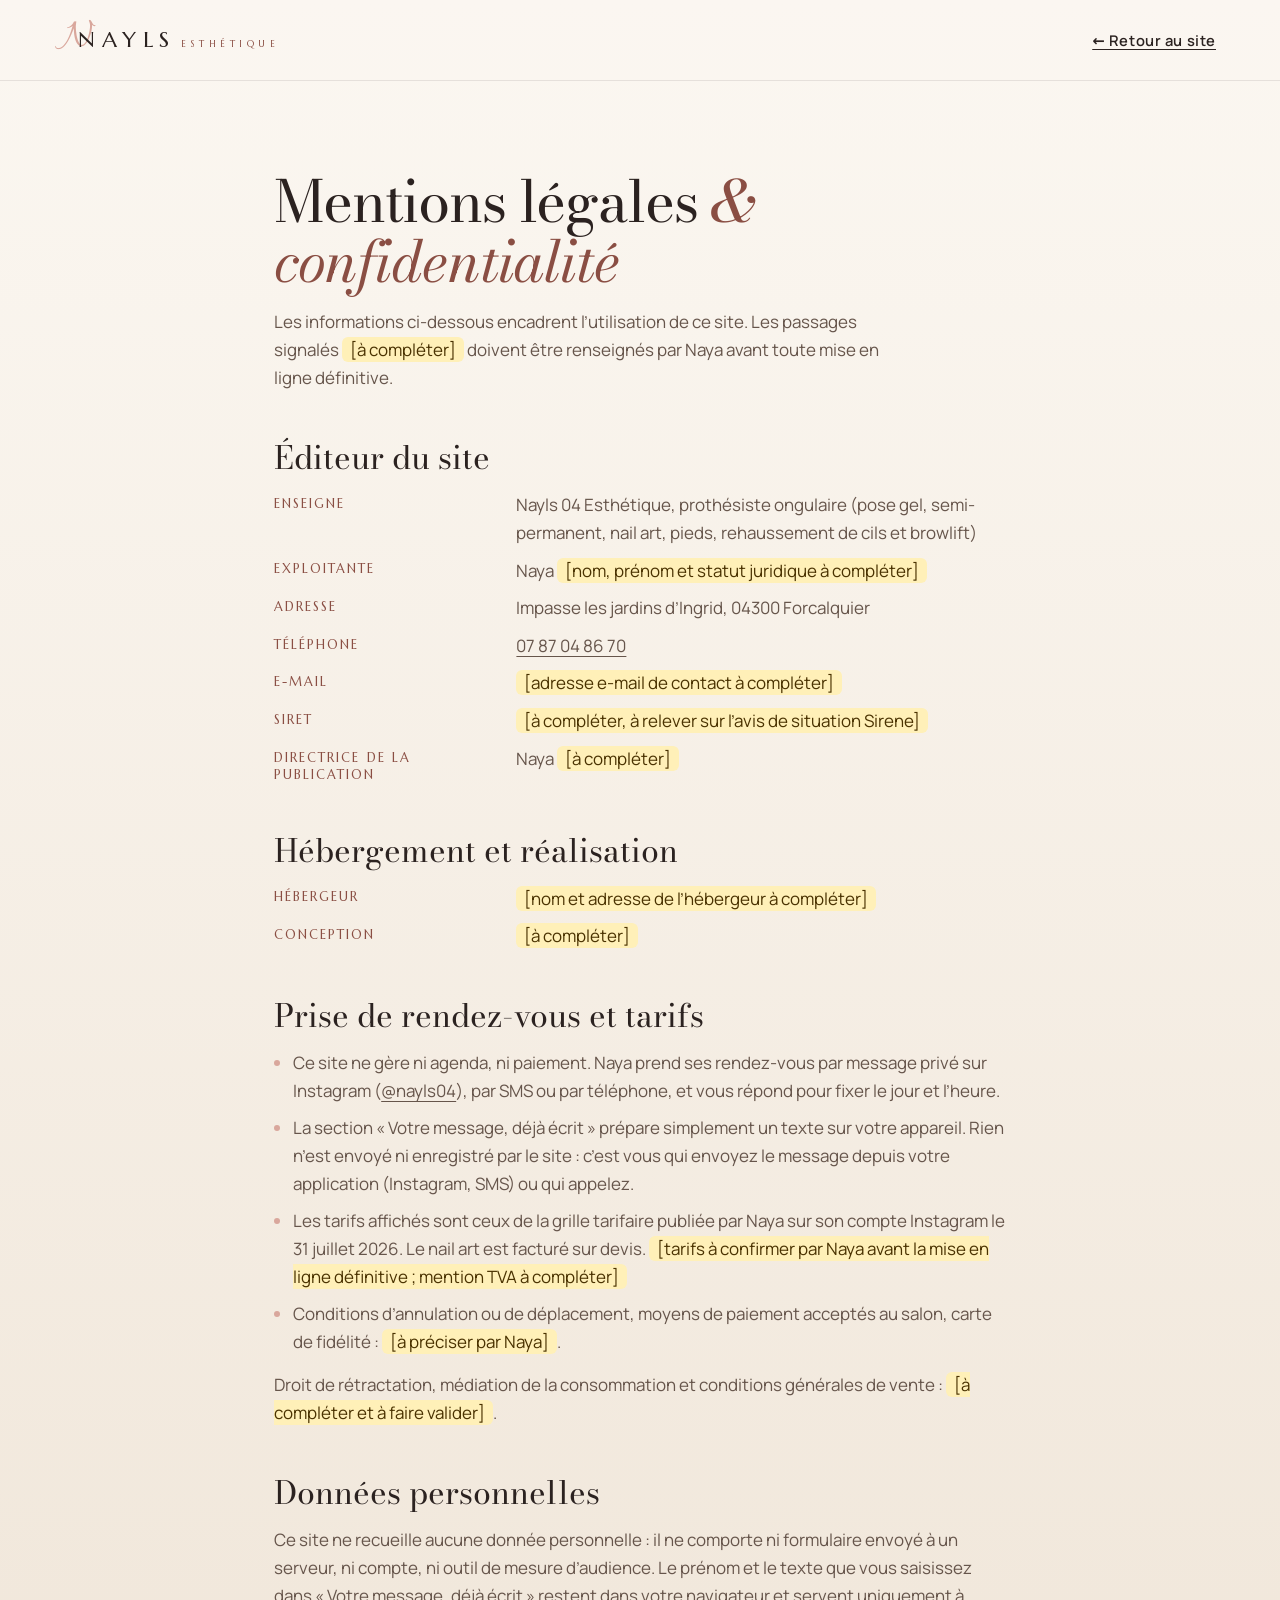
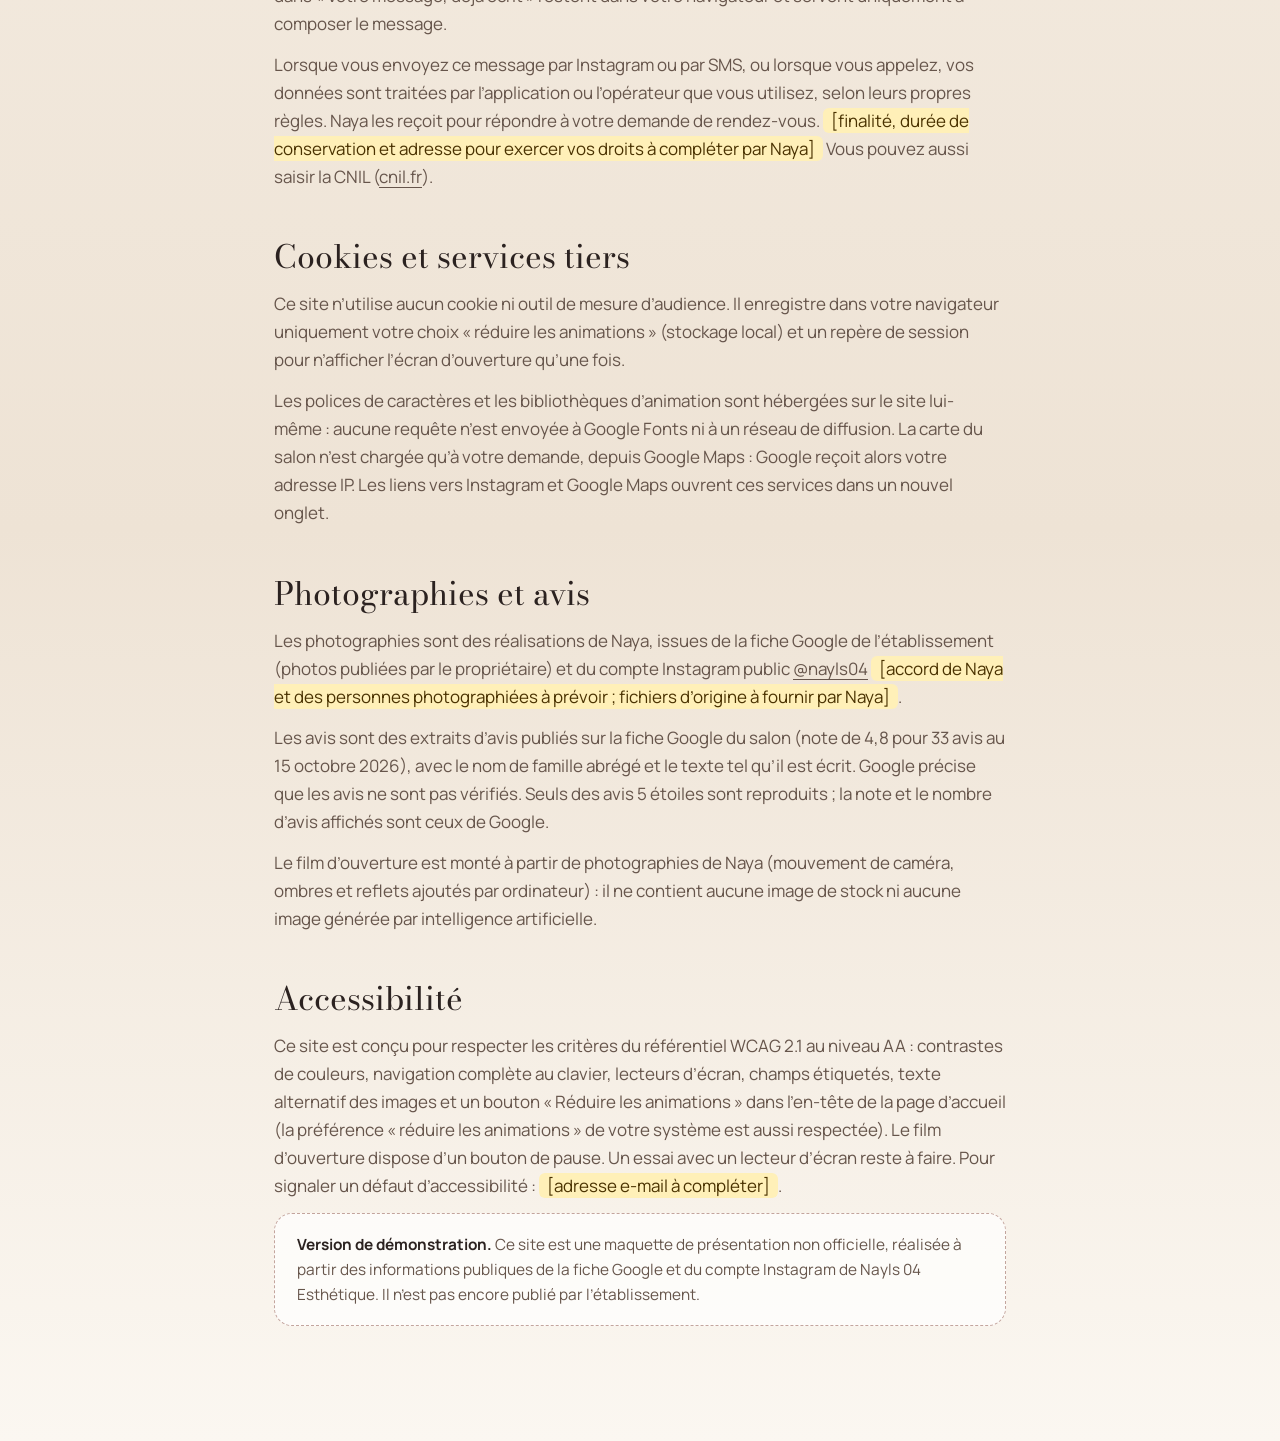
<file: mentions-legales.html>
<!doctype html>
<html lang="fr" data-motion="on">
<head>
<meta charset="utf-8">
<meta name="viewport" content="width=device-width, initial-scale=1, viewport-fit=cover">
<title>Mentions légales et confidentialité · Nayls 04 Esthétique</title>
<meta name="description" content="Mentions légales, prise de rendez-vous, confidentialité et accessibilité du site Nayls 04 Esthétique.">
<meta name="theme-color" content="#EADFD2">
<!-- Démonstration : retirer cette ligne à la vraie mise en ligne -->
<meta name="robots" content="noindex, nofollow">
<link rel="icon" href="data:image/svg+xml,%3Csvg xmlns='http://www.w3.org/2000/svg' viewBox='0 0 64 64'%3E%3Ccircle cx='32' cy='32' r='32' fill='%23EADFD2'/%3E%3Ctext x='32' y='45' text-anchor='middle' font-family='Georgia,serif' font-style='italic' font-size='42' fill='%23B3786C'%3EN%3C/text%3E%3C/svg%3E">
<script src="assets/js/boot.js"></script>
<link rel="preload" href="assets/fonts/bodoni-moda-latin-wght-normal.woff2" as="font" type="font/woff2" crossorigin>
<link rel="stylesheet" href="assets/css/style.css?v=1">
<link rel="stylesheet" href="assets/css/page.css?v=1">
</head>
<body>
<a class="skip" href="#main">Aller au contenu</a>
<header class="lhead">
  <a class="logo" href="index.html"><span class="logo__n" aria-hidden="true">N</span><span class="logo__word" aria-hidden="true">NAYLS</span><span class="logo__sub" aria-hidden="true">ESTHÉTIQUE</span><span class="sr-only">Nayls 04 Esthétique : retour à l’accueil</span></a>
  <a class="lhead__back" href="index.html">← Retour au site</a>
</header>

<main class="legal" id="main">
  <h1>Mentions légales <em>&amp; confidentialité</em></h1>
  <p class="legal__intro">Les informations ci-dessous encadrent l’utilisation de ce site. Les passages signalés <mark class="todo">[à compléter]</mark> doivent être renseignés par Naya avant toute mise en ligne définitive.</p>

  <h2 id="editeur">Éditeur du site</h2>
  <dl>
    <dt>Enseigne</dt><dd>Nayls 04 Esthétique, prothésiste ongulaire (pose gel, semi-permanent, nail art, pieds, rehaussement de cils et browlift)</dd>
    <dt>Exploitante</dt><dd>Naya <mark class="todo">[nom, prénom et statut juridique à compléter]</mark></dd>
    <dt>Adresse</dt><dd>Impasse les jardins d’Ingrid, 04300 Forcalquier</dd>
    <dt>Téléphone</dt><dd><a href="tel:+33787048670">07 87 04 86 70</a></dd>
    <dt>E-mail</dt><dd><mark class="todo">[adresse e-mail de contact à compléter]</mark></dd>
    <dt>SIRET</dt><dd><mark class="todo">[à compléter, à relever sur l’avis de situation Sirene]</mark></dd>
    <dt>Directrice de la publication</dt><dd>Naya <mark class="todo">[à compléter]</mark></dd>
  </dl>

  <h2 id="hebergement">Hébergement et réalisation</h2>
  <dl>
    <dt>Hébergeur</dt><dd><mark class="todo">[nom et adresse de l’hébergeur à compléter]</mark></dd>
    <dt>Conception</dt><dd><mark class="todo">[à compléter]</mark></dd>
  </dl>

  <h2 id="conditions">Prise de rendez-vous et tarifs</h2>
  <ul>
    <li>Ce site ne gère ni agenda, ni paiement. Naya prend ses rendez-vous par message privé sur Instagram (<a href="https://www.instagram.com/nayls04/" rel="noopener" target="_blank">@nayls04<span class="sr-only"> (nouvelle fenêtre)</span></a>), par SMS ou par téléphone, et vous répond pour fixer le jour et l’heure.</li>
    <li>La section «&nbsp;Votre message, déjà écrit&nbsp;» prépare simplement un texte sur votre appareil. Rien n’est envoyé ni enregistré par le site : c’est vous qui envoyez le message depuis votre application (Instagram, SMS) ou qui appelez.</li>
    <li>Les tarifs affichés sont ceux de la grille tarifaire publiée par Naya sur son compte Instagram le 31 juillet 2026. Le nail art est facturé sur devis. <mark class="todo">[tarifs à confirmer par Naya avant la mise en ligne définitive ; mention TVA à compléter]</mark></li>
    <li>Conditions d’annulation ou de déplacement, moyens de paiement acceptés au salon, carte de fidélité&nbsp;: <mark class="todo">[à préciser par Naya]</mark>.</li>
  </ul>
  <p>Droit de rétractation, médiation de la consommation et conditions générales de vente&nbsp;: <mark class="todo">[à compléter et à faire valider]</mark>.</p>

  <h2 id="confidentialite">Données personnelles</h2>
  <p>Ce site ne recueille aucune donnée personnelle&nbsp;: il ne comporte ni formulaire envoyé à un serveur, ni compte, ni outil de mesure d’audience. Le prénom et le texte que vous saisissez dans «&nbsp;Votre message, déjà écrit&nbsp;» restent dans votre navigateur et servent uniquement à composer le message.</p>
  <p>Lorsque vous envoyez ce message par Instagram ou par SMS, ou lorsque vous appelez, vos données sont traitées par l’application ou l’opérateur que vous utilisez, selon leurs propres règles. Naya les reçoit pour répondre à votre demande de rendez-vous. <mark class="todo">[finalité, durée de conservation et adresse pour exercer vos droits à compléter par Naya]</mark> Vous pouvez aussi saisir la CNIL (<a href="https://www.cnil.fr" rel="noopener" target="_blank">cnil.fr<span class="sr-only"> (nouvelle fenêtre)</span></a>).</p>

  <h2 id="cookies">Cookies et services tiers</h2>
  <p>Ce site n’utilise aucun cookie ni outil de mesure d’audience. Il enregistre dans votre navigateur uniquement votre choix «&nbsp;réduire les animations&nbsp;» (stockage local) et un repère de session pour n’afficher l’écran d’ouverture qu’une fois.</p>
  <p>Les polices de caractères et les bibliothèques d’animation sont hébergées sur le site lui-même&nbsp;: aucune requête n’est envoyée à Google Fonts ni à un réseau de diffusion. La carte du salon n’est chargée qu’à votre demande, depuis Google Maps&nbsp;: Google reçoit alors votre adresse IP. Les liens vers Instagram et Google Maps ouvrent ces services dans un nouvel onglet.</p>

  <h2 id="photos">Photographies et avis</h2>
  <p>Les photographies sont des réalisations de Naya, issues de la fiche Google de l’établissement (photos publiées par le propriétaire) et du compte Instagram public <a href="https://www.instagram.com/nayls04/" rel="noopener" target="_blank">@nayls04<span class="sr-only"> (nouvelle fenêtre)</span></a> <mark class="todo">[accord de Naya et des personnes photographiées à prévoir ; fichiers d’origine à fournir par Naya]</mark>.</p>
  <p>Les avis sont des extraits d’avis publiés sur la fiche Google du salon (note de 4,8 pour 33 avis au 15 octobre 2026), avec le nom de famille abrégé et le texte tel qu’il est écrit. Google précise que les avis ne sont pas vérifiés. Seuls des avis 5 étoiles sont reproduits ; la note et le nombre d’avis affichés sont ceux de Google.</p>
  <p>Le film d’ouverture est monté à partir de photographies de Naya (mouvement de caméra, ombres et reflets ajoutés par ordinateur) : il ne contient aucune image de stock ni aucune image générée par intelligence artificielle.</p>

  <h2 id="accessibilite">Accessibilité</h2>
  <p>Ce site est conçu pour respecter les critères du référentiel WCAG 2.1 au niveau AA&nbsp;: contrastes de couleurs, navigation complète au clavier, lecteurs d’écran, champs étiquetés, texte alternatif des images et un bouton «&nbsp;Réduire les animations&nbsp;» dans l’en-tête de la page d’accueil (la préférence «&nbsp;réduire les animations&nbsp;» de votre système est aussi respectée). Le film d’ouverture dispose d’un bouton de pause. Un essai avec un lecteur d’écran reste à faire. Pour signaler un défaut d’accessibilité&nbsp;: <mark class="todo">[adresse e-mail à compléter]</mark>.</p>

  <p class="note"><b>Version de démonstration.</b> Ce site est une maquette de présentation non officielle, réalisée à partir des informations publiques de la fiche Google et du compte Instagram de Nayls 04 Esthétique. Il n’est pas encore publié par l’établissement.</p>
</main>

</body>
</html>
</file>
<file: assets/vendor/lenis.css>
html.lenis,
html.lenis body {
  height: auto;
}

.lenis.lenis-smooth {
  scroll-behavior: auto !important;
}

.lenis.lenis-smooth [data-lenis-prevent] {
  overscroll-behavior: contain;
}

.lenis.lenis-stopped {
  overflow: hidden;
}

.lenis.lenis-smooth iframe {
  pointer-events: none;
}
</file>
<file: assets/css/style.css>
/* Nayls 04 Esthétique — « sable et nacre ».
   Palette tirée de sa grille tarifaire : pierre claire, rose poudré, cacao. Arches (ses affiches avant/après), ombres de palmier, goutte de vernis.
   Contrastes vérifiés (WCAG AA) : cacao sur lait 14,5:1 · brun #66554B ≥ 5,0:1 sur tous les fonds clairs · accent #8A4E43 ≥ 4,6:1 · lait sur nuit 16:1. */

@font-face { font-family: 'Bodoni Moda'; src: url('../fonts/bodoni-moda-latin-wght-normal.woff2') format('woff2'); font-weight: 400 900; font-style: normal; font-display: swap; }
@font-face { font-family: 'Bodoni Moda'; src: url('../fonts/bodoni-moda-latin-wght-italic.woff2') format('woff2'); font-weight: 400 900; font-style: italic; font-display: swap; }
@font-face { font-family: 'Marcellus'; src: url('../fonts/marcellus-latin-400-normal.woff2') format('woff2'); font-weight: 400; font-style: normal; font-display: swap; }
@font-face { font-family: 'Manrope'; src: url('../fonts/manrope-latin-wght-normal.woff2') format('woff2'); font-weight: 200 800; font-style: normal; font-display: swap; }
@font-face { font-family: 'Allura'; src: url('../fonts/allura-latin-400-normal.woff2') format('woff2'); font-weight: 400; font-style: normal; font-display: swap; }

:root {
  --milk: #FBF7F1; --sand: #EEE3D5; --sand2: #E6D8C7; --stone: #D9C8B5; --rose: #F2DDD6; --blush: #D9A79C; --blush2: #E9C5BC;
  --cocoa: #2B2220; --night: #221918; --taupe: #66554B; --accent: #8A4E43;
  --ease: cubic-bezier(.22, .8, .24, 1); --ease-io: cubic-bezier(.65, 0, .35, 1);
  --f-display: 'Bodoni Moda', 'Didot', 'Bodoni 72', 'Times New Roman', serif;
  --f-caps: 'Marcellus', 'Trajan Pro', Georgia, serif;
  --f-body: 'Manrope', system-ui, -apple-system, 'Segoe UI', Roboto, sans-serif;
  --f-script: 'Allura', 'Snell Roundhand', 'Apple Chancery', cursive;
  --r-arch: 999px 999px 28px 28px;
  --gut: clamp(20px, 5vw, 64px);
  --hd: 84px;
}

*, *::before, *::after { box-sizing: border-box; }
html { -webkit-text-size-adjust: 100%; scroll-padding-top: 76px; }
body { margin: 0; background: var(--milk); color: var(--cocoa); font: 400 17px/1.65 var(--f-body); -webkit-font-smoothing: antialiased; text-rendering: optimizeLegibility; overflow-x: clip; }
img, svg, video { display: block; max-width: 100%; }
img { height: auto; }
a { color: inherit; text-decoration-thickness: 1px; text-underline-offset: .22em; }
button { font: inherit; color: inherit; background: none; border: 0; padding: 0; cursor: pointer; }
h1, h2, h3, h4, p, figure, blockquote, dl, dd, ul, ol { margin: 0; }
ul, ol { padding: 0; list-style: none; }
::selection { background: var(--blush); color: var(--cocoa); }
:focus-visible { outline: 2px solid var(--accent); outline-offset: 3px; border-radius: 6px; }
.crea :focus-visible, .infos :focus-visible, .ft :focus-visible, .lb :focus-visible, .pre :focus-visible { outline-color: var(--blush); }
main { display: block; }
[hidden] { display: none !important; }

.sprite { position: absolute; width: 0; height: 0; overflow: hidden; }
.sr-only { position: absolute; width: 1px; height: 1px; margin: -1px; padding: 0; overflow: hidden; clip: rect(0 0 0 0); white-space: nowrap; border: 0; }
.skip { position: fixed; left: 12px; top: -60px; z-index: 300; background: var(--cocoa); color: var(--milk); padding: 12px 18px; border-radius: 999px; transition: top .2s; }
.skip:focus { top: 12px; }
.wrap { width: min(1240px, calc(100% - 2 * var(--gut))); margin-inline: auto; }
.is-locked { overflow: hidden; }

/* ---------- typographie commune ---------- */
.eyebrow { font: 400 13px/1.3 var(--f-caps); letter-spacing: .34em; text-transform: uppercase; color: var(--accent); }
.eyebrow--dots { display: inline-flex; align-items: center; gap: 14px; }
.eyebrow--dots::before, .eyebrow--dots::after { content: ''; width: 5px; height: 5px; border-radius: 50%; background: var(--blush); flex: none; }
.display { font: 400 clamp(38px, 5.6vw, 84px)/1.02 var(--f-display); letter-spacing: -.015em; }
.display em, .fid h3 em, .mark em { font-style: italic; color: var(--accent); }
.lead { font-size: clamp(16px, 1.25vw, 19px); line-height: 1.7; color: var(--taupe); max-width: 58ch; }
.fineprint { font-size: 13px; line-height: 1.55; color: var(--taupe); }
.sec-head { display: grid; gap: 18px; justify-items: start; margin-bottom: clamp(36px, 5vw, 72px); }
.sec-head--center { justify-items: center; text-align: center; }
.sec-head--center .lead { margin-inline: auto; }

/* ---------- boutons ---------- */
.btn { --h: 54px; position: relative; display: inline-flex; align-items: center; justify-content: center; gap: 12px; height: var(--h); padding: 0 28px; border-radius: 999px; font: 600 14px/1 var(--f-body); letter-spacing: .06em; text-transform: uppercase; text-decoration: none; white-space: nowrap; overflow: hidden; isolation: isolate; border: 1px solid transparent; transition: color .35s var(--ease), background .35s var(--ease), border-color .35s var(--ease), transform .35s var(--ease), box-shadow .35s var(--ease); }
.btn svg { width: 18px; height: 18px; flex: none; transition: transform .35s var(--ease); }
.btn:hover svg:last-child:not(:first-child) { transform: translateX(4px); }
.btn--sm { --h: 44px; padding: 0 20px; font-size: 12.5px; }
.btn--big { --h: 62px; padding: 0 38px; font-size: 15px; }
.btn--dark { background: var(--cocoa); color: var(--milk); }
.btn--dark::before { content: ''; position: absolute; inset: 0; z-index: -1; background: linear-gradient(115deg, transparent 20%, rgba(233, 197, 188, .55) 50%, transparent 80%); transform: translateX(-120%); transition: transform .9s var(--ease); }
.btn--dark:hover::before { transform: translateX(120%); }
.btn--dark:hover { box-shadow: 0 14px 34px -14px rgba(43, 34, 32, .6); transform: translateY(-2px); }
.btn--dark[disabled] { opacity: .35; pointer-events: none; }
.btn--ghost { border-color: rgba(43, 34, 32, .3); color: var(--cocoa); }
.btn--ghost:hover { background: var(--cocoa); color: var(--milk); border-color: var(--cocoa); }
.btn--ghost-l { border-color: rgba(251, 247, 241, .35); color: var(--milk); }
.btn--ghost-l:hover { background: var(--milk); color: var(--cocoa); }
.btn--pearl { color: var(--cocoa); background: linear-gradient(120deg, #fff 0%, #F4DFD8 35%, #E9C5BC 55%, #F8EAE5 100%); background-size: 220% 100%; background-position: 0 0; box-shadow: inset 0 0 0 1px rgba(255, 255, 255, .7), 0 10px 26px -14px rgba(138, 78, 67, .55); }
.btn--pearl:hover { background-position: 100% 0; transform: translateY(-2px); }
.btn--text { height: auto; padding: 6px 4px; text-transform: none; letter-spacing: 0; font-weight: 600; color: var(--taupe); }
.btn--text:hover { color: var(--cocoa); }
.roundbtn { width: 52px; height: 52px; border-radius: 50%; border: 1px solid rgba(43, 34, 32, .25); display: inline-grid; place-items: center; transition: background .3s, color .3s, border-color .3s; flex: none; }
.roundbtn svg { width: 20px; height: 20px; }
.roundbtn:hover:not([disabled]) { background: var(--cocoa); color: var(--milk); border-color: var(--cocoa); }
.roundbtn[disabled] { opacity: .3; cursor: default; }
.roundbtn--sm { width: 40px; height: 40px; }
.chip { display: inline-flex; align-items: center; gap: 10px; height: 44px; padding: 0 18px; border-radius: 999px; background: rgba(255, 255, 255, .6); border: 1px solid rgba(43, 34, 32, .12); font-size: 14px; text-decoration: none; backdrop-filter: blur(8px); transition: background .3s, transform .3s var(--ease); }
.chip:hover { background: #fff; transform: translateY(-2px); }
.chip svg { width: 18px; height: 18px; color: var(--accent); }
.chip__stars { color: var(--accent); letter-spacing: .1em; font-size: 12px; }

/* ---------- révélations ---------- */
.js[data-motion="on"] .reveal { opacity: 0; transform: translateY(26px); }
.js[data-motion="on"] .reveal.is-in { opacity: 1; transform: none; transition: opacity 1s var(--ease) calc(var(--d, 0) * 1ms), transform 1.2s var(--ease) calc(var(--d, 0) * 1ms); }
.sw { display: inline-block; overflow: hidden; vertical-align: top; padding: 0 .04em .14em; margin: 0 -.04em -.14em; }
.swi { display: inline-block; }
.js[data-motion="on"] .split:not(.is-in) .swi { transform: translateY(108%); }
.js[data-motion="on"] .split.is-in .swi { transform: none; transition: transform 1.1s var(--ease) calc(var(--w, 0) * 70ms); }

/* ---------- écran d'ouverture ---------- */
.pre { position: fixed; inset: 0; z-index: 400; display: grid; place-items: center; background: var(--sand); color: var(--cocoa); transition: clip-path 1.1s var(--ease-io), visibility 0s 1.15s; clip-path: inset(0 0 0 0); }
.pre.is-out { clip-path: inset(0 0 100% 0); visibility: hidden; }
html:not(.js) .pre, html[data-motion="off"] .pre { display: none; }
.pre__in { text-align: center; }
.pre__mark { position: relative; display: inline-block; padding: 0 0 6px; }
.pre__n { position: absolute; left: -.28em; top: -.5em; font: 400 150px/1 var(--f-script); color: var(--blush); opacity: 0; transform: translateY(14px) rotate(-6deg); animation: preIn 1s .1s var(--ease) forwards; }
.pre__word { position: relative; display: inline-flex; font: 400 clamp(46px, 9vw, 92px)/1 var(--f-caps); letter-spacing: .22em; margin-right: -.22em; }
.pre__word span { opacity: 0; transform: translateY(40%); animation: preIn .9s var(--ease) forwards; }
.pre__word span:nth-child(1) { animation-delay: .2s; } .pre__word span:nth-child(2) { animation-delay: .28s; } .pre__word span:nth-child(3) { animation-delay: .36s; } .pre__word span:nth-child(4) { animation-delay: .44s; } .pre__word span:nth-child(5) { animation-delay: .52s; }
.pre__sub { display: flex; align-items: center; justify-content: center; gap: 16px; margin-top: 18px; font: 400 12px/1 var(--f-caps); letter-spacing: .6em; color: var(--accent); opacity: 0; animation: preIn .9s .7s var(--ease) forwards; }
.pre__sub i { width: 46px; height: 1px; background: currentColor; opacity: .5; }
.pre__bar { position: absolute; left: var(--gut); right: var(--gut); bottom: 52px; height: 1px; background: rgba(43, 34, 32, .15); }
.pre__bar i { display: block; height: 100%; background: var(--accent); transform-origin: left; transform: scaleX(0); }
.pre__count { position: absolute; right: var(--gut); bottom: 62px; font: 400 13px/1 var(--f-caps); letter-spacing: .2em; color: var(--taupe); }
@keyframes preIn { to { opacity: 1; transform: none; } }

.progress { position: fixed; left: 0; right: 0; top: 0; height: 2px; z-index: 260; pointer-events: none; }
.progress i { display: block; height: 100%; background: linear-gradient(90deg, var(--blush), var(--accent)); transform-origin: left; transform: scaleX(var(--sp, 0)); }

.cursor { position: fixed; left: 0; top: 0; z-index: 350; pointer-events: none; display: none; opacity: 0; transition: opacity .4s; }
.cursor.is-on { opacity: 1; }
@media (hover: hover) and (pointer: fine) {
  html.has-cursor .cursor { display: block; }
  html.has-cursor .cursor i { position: absolute; left: -5px; top: -5px; width: 10px; height: 10px; border-radius: 50%; background: var(--accent); transition: transform .25s var(--ease), opacity .25s; }
  html.has-cursor .cursor span { position: absolute; left: -26px; top: -26px; width: 52px; height: 52px; border-radius: 50%; border: 1px solid rgba(138, 78, 67, .55); transition: transform .4s var(--ease), background .3s, border-color .3s; }
  html.has-cursor .cursor.is-link span { transform: scale(1.7); background: rgba(217, 167, 156, .22); border-color: transparent; }
  html.has-cursor .cursor.is-link i { transform: scale(.4); }
  html.has-cursor .cursor.is-dark i { background: var(--blush); }
  html.has-cursor .cursor.is-dark span { border-color: rgba(217, 167, 156, .6); }
}

/* ---------- en-tête ---------- */
.hd { position: fixed; inset: 0 0 auto 0; z-index: 200; transition: background .45s var(--ease), box-shadow .45s var(--ease), transform .5s var(--ease); }
.hd.is-solid { background: rgba(251, 247, 241, .86); backdrop-filter: blur(16px) saturate(1.3); box-shadow: 0 1px 0 rgba(43, 34, 32, .08); }
.hd.is-hidden { transform: translateY(-100%); }
.hd__in { width: min(1400px, calc(100% - 2 * var(--gut))); margin-inline: auto; height: var(--hd); display: flex; align-items: center; justify-content: space-between; gap: 20px; transition: height .4s var(--ease); }
.hd.is-solid .hd__in { height: 70px; }
.logo { position: relative; display: inline-flex; align-items: baseline; gap: 12px; text-decoration: none; padding-left: 14px; }
.logo__n { position: absolute; left: -2px; top: -12px; font: 400 40px/1 var(--f-script); color: var(--blush); }
.logo__word { position: relative; font: 400 22px/1 var(--f-caps); letter-spacing: .3em; margin-right: -.3em; }
.logo__sub { font: 400 9px/1 var(--f-caps); letter-spacing: .5em; color: var(--accent); }
.nav { display: flex; gap: clamp(14px, 2vw, 34px); }
.nav a { position: relative; text-decoration: none; font: 600 13px/1 var(--f-body); letter-spacing: .08em; text-transform: uppercase; padding: 10px 0; }
.nav a::after { content: ''; position: absolute; left: 0; right: 0; bottom: 2px; height: 1px; background: currentColor; transform: scaleX(0); transform-origin: right; transition: transform .45s var(--ease); }
.nav a:hover::after, .nav a.is-on::after { transform: scaleX(1); transform-origin: left; }
.hd__actions { display: flex; align-items: center; gap: 10px; }
.motion { width: 44px; height: 44px; border-radius: 50%; display: grid; place-items: center; border: 1px solid rgba(43, 34, 32, .22); transition: background .3s, color .3s; }
.motion svg { width: 20px; height: 20px; }
.motion[aria-pressed="true"] { background: var(--cocoa); color: var(--milk); }
.burger { display: none; width: 46px; height: 46px; border-radius: 50%; border: 1px solid rgba(43, 34, 32, .22); position: relative; }
.burger i { position: absolute; left: 14px; right: 14px; height: 1.5px; background: currentColor; transition: transform .4s var(--ease), top .4s var(--ease); }
.burger i:nth-of-type(1) { top: 19px; } .burger i:nth-of-type(2) { top: 26px; }
.burger[aria-expanded="true"] i:nth-of-type(1) { top: 22.5px; transform: rotate(45deg); }
.burger[aria-expanded="true"] i:nth-of-type(2) { top: 22.5px; transform: rotate(-45deg); }
.menu { position: fixed; inset: 0; z-index: 190; background: var(--sand); display: flex; flex-direction: column; justify-content: center; padding: 100px var(--gut) 40px; }
.menu__in { display: grid; gap: 4px; }
.menu__in a { display: flex; align-items: baseline; gap: 18px; text-decoration: none; font: 400 clamp(36px, 9vw, 56px)/1.15 var(--f-display); padding: 6px 0; border-bottom: 1px solid rgba(43, 34, 32, .1); }
.menu__in a span { font: 400 12px/1 var(--f-caps); letter-spacing: .2em; color: var(--accent); }
.menu__foot { margin-top: 28px; font: 400 13px/1 var(--f-caps); letter-spacing: .3em; color: var(--taupe); }

/* ---------- héros ---------- */
.hero { position: relative; min-height: 100svh; padding-top: var(--hd); background: radial-gradient(110% 85% at 76% 42%, #F7EFE5 0%, var(--sand) 52%, #E3D4C1 100%); overflow: clip; isolation: isolate; }
.hero__bg { position: absolute; inset: 0; z-index: -1; pointer-events: none; }
.palm { position: absolute; background: center / contain no-repeat; mix-blend-mode: multiply; opacity: .55; will-change: transform; }
.palm--a { width: min(72vw, 980px); aspect-ratio: 1; right: -16vw; top: -18vw; background-image: url('../img/ombre-palme-a.webp'); -webkit-mask-image: radial-gradient(circle at 100% 0%, #000 0, #000 40%, transparent 72%); mask-image: radial-gradient(circle at 100% 0%, #000 0, #000 40%, transparent 72%); transform-origin: 88% 6%; animation: swayA 17s ease-in-out infinite alternate; }
.palm--b { width: min(60vw, 820px); aspect-ratio: 1; left: -20vw; bottom: -24vw; background-image: url('../img/ombre-palme-b.webp'); -webkit-mask-image: radial-gradient(circle at 0% 100%, #000 0, #000 40%, transparent 72%); mask-image: radial-gradient(circle at 0% 100%, #000 0, #000 40%, transparent 72%); transform-origin: 6% 92%; animation: swayB 21s ease-in-out infinite alternate; opacity: .42; }
@keyframes swayA { from { transform: rotate(-2.2deg) translate3d(0, 0, 0); } to { transform: rotate(2.4deg) translate3d(-1.5vw, 1vw, 0); } }
@keyframes swayB { from { transform: rotate(1.8deg) translate3d(0, 0, 0); } to { transform: rotate(-2deg) translate3d(1.5vw, -1vw, 0); } }
.hero__grid { display: grid; grid-template-columns: minmax(0, 1.06fr) minmax(0, .94fr); gap: clamp(24px, 4vw, 76px); align-items: center; min-height: calc(100svh - var(--hd)); padding: clamp(20px, 3vw, 40px) 0 clamp(60px, 7vw, 90px); }
.hero__eyebrow { display: flex; flex-wrap: wrap; align-items: center; gap: 6px 14px; margin-bottom: 8px; }
.hero__eyebrow i { width: 34px; height: 1px; background: var(--accent); opacity: .6; }
.mark { position: relative; margin: clamp(56px, 6.5vw, 96px) 0 clamp(20px, 2.4vw, 34px); font-weight: 400; line-height: 1; }
.mark__script { position: absolute; left: -.05em; top: -.40em; font: 400 clamp(120px, 17vw, 250px)/1 var(--f-script); color: var(--blush); opacity: .85; transform: rotate(-5deg); z-index: 0; pointer-events: none; }
.mark__word { position: relative; z-index: 1; display: flex; font: 400 clamp(52px, 9.4vw, 148px)/1 var(--f-caps); letter-spacing: .2em; color: var(--cocoa); }
.mark__word span { display: inline-block; }
.mark__sub { position: relative; z-index: 1; display: flex; align-items: center; gap: clamp(12px, 1.6vw, 22px); margin-top: .95em; font: 400 clamp(11px, 1.15vw, 16px)/1 var(--f-caps); letter-spacing: .62em; color: var(--accent); }
.mark__sub i { flex: 0 1 120px; height: 1px; background: currentColor; opacity: .55; }
.hero__tag { font: 400 clamp(26px, 3.2vw, 46px)/1.12 var(--f-display); letter-spacing: -.01em; margin-bottom: 18px; }
.hero__lead { max-width: 46ch; color: var(--taupe); font-size: clamp(16px, 1.2vw, 18px); margin-bottom: 30px; }
.hero__cta { display: flex; flex-wrap: wrap; gap: 12px; margin-bottom: 26px; }
.hero__chips { display: flex; flex-wrap: wrap; gap: 10px; }
.hero__film { position: relative; display: grid; grid-template-columns: minmax(0, 1fr); place-items: center; padding: 14px; }
.arch { --ah: min(74svh, 740px); position: relative; width: calc(var(--ah) * .75); max-width: 100%; aspect-ratio: 3 / 4; }
.arch__line { position: absolute; inset: 0; border: 1px solid rgba(138, 78, 67, .5); border-radius: 999px 999px 40px 40px; transform: translate(16px, 12px); }
.arch__clip { position: absolute; inset: 0; border-radius: 999px 999px 26px 26px; overflow: hidden; background: var(--sand2); box-shadow: 0 50px 90px -40px rgba(43, 34, 32, .55), 0 0 0 1px rgba(255, 255, 255, .5); }
.arch__video { width: 100%; height: 100%; object-fit: cover; transform: scale(1.04); }
.arch__pause { position: absolute; right: 12%; bottom: 3%; width: 44px; height: 44px; border-radius: 50%; display: grid; place-items: center; background: rgba(251, 247, 241, .82); backdrop-filter: blur(8px); box-shadow: 0 6px 18px -8px rgba(43, 34, 32, .5); transition: transform .3s var(--ease); }
.arch__pause:hover { transform: scale(1.08); }
.arch__pause svg { width: 20px; height: 20px; }
.arch__pause .i-play { display: none; }
.arch__pause[aria-pressed="true"] .i-play { display: block; }
.arch__pause[aria-pressed="true"] .i-pause { display: none; }
.seal { position: absolute; left: -9%; bottom: 8%; width: clamp(92px, 9vw, 124px); height: auto; animation: spin 26s linear infinite; }
.seal text { font: 400 10.4px var(--f-caps); letter-spacing: .27em; fill: var(--accent); }
.seal__spark { fill: var(--blush); }
@keyframes spin { to { transform: rotate(360deg); } }
.scrollcue { position: absolute; left: 50%; bottom: 20px; transform: translateX(-50%); display: flex; flex-direction: column; align-items: center; gap: 10px; text-decoration: none; font: 400 11px/1 var(--f-caps); letter-spacing: .4em; text-transform: uppercase; color: var(--taupe); }
.scrollcue i { width: 1px; height: 44px; background: linear-gradient(var(--accent), transparent); position: relative; overflow: hidden; }
.scrollcue i::after { content: ''; position: absolute; left: -1px; top: 0; width: 3px; height: 10px; border-radius: 3px; background: var(--accent); animation: cue 2.2s var(--ease-io) infinite; }
@keyframes cue { 0% { transform: translateY(-12px); opacity: 0; } 30% { opacity: 1; } 100% { transform: translateY(46px); opacity: 0; } }
/* entrée (déclenchée par .is-ready sur <html>) */
.js[data-motion="on"]:not(.is-ready) .mark__word span { transform: translateY(70%); opacity: 0; }
.js[data-motion="on"].is-ready .mark__word span { transform: none; opacity: 1; transition: transform 1.1s var(--ease) calc(var(--i) * 80ms), opacity .9s var(--ease) calc(var(--i) * 80ms); }
.js[data-motion="on"]:not(.is-ready) .mark__script { opacity: 0; transform: rotate(-5deg) translateY(30px); }
.js[data-motion="on"].is-ready .mark__script { opacity: .85; transition: opacity 1.4s .35s var(--ease), transform 1.6s .35s var(--ease); }
.js[data-motion="on"]:not(.is-ready) :is(.hero__eyebrow, .mark__sub, .hero__tag, .hero__lead, .hero__cta, .hero__chips) { opacity: 0; transform: translateY(22px); }
.js[data-motion="on"].is-ready :is(.hero__eyebrow, .mark__sub, .hero__tag, .hero__lead, .hero__cta, .hero__chips) { opacity: 1; transform: none; transition: opacity 1.1s var(--ease) calc(var(--e, 0) * 1ms), transform 1.3s var(--ease) calc(var(--e, 0) * 1ms); }
.hero__eyebrow { --e: 100; } .mark__sub { --e: 560; } .hero__tag { --e: 700; } .hero__lead { --e: 820; } .hero__cta { --e: 940; } .hero__chips { --e: 1060; }
.js[data-motion="on"]:not(.is-ready) .arch__clip { clip-path: inset(100% 0 0 0 round 999px 999px 26px 26px); }
.js[data-motion="on"].is-ready .arch__clip { clip-path: inset(0 0 0 0 round 999px 999px 26px 26px); transition: clip-path 1.7s .25s var(--ease-io); }
.js[data-motion="on"]:not(.is-ready) :is(.arch__line, .seal, .arch__pause, .scrollcue) { opacity: 0; }
.js[data-motion="on"].is-ready :is(.arch__line, .seal, .arch__pause, .scrollcue) { opacity: 1; transition: opacity 1.4s 1.4s var(--ease); }

/* ---------- bandeau ---------- */
.band { overflow: hidden; background: var(--cocoa); color: var(--milk); padding: clamp(16px, 2vw, 26px) 0; }
.band__track { display: flex; align-items: center; gap: clamp(22px, 3vw, 44px); width: max-content; white-space: nowrap; font: italic 400 clamp(22px, 2.8vw, 40px)/1 var(--f-display); animation: band 46s linear infinite; will-change: transform; padding-right: clamp(22px, 3vw, 44px); }
.band__track svg { width: 16px; height: 16px; flex: none; color: var(--blush); }
.band:hover .band__track { animation-play-state: paused; }
@keyframes band { to { transform: translateX(-50%); } }

/* ---------- Naya ---------- */
.naya { padding: clamp(84px, 12vw, 180px) 0; background: var(--milk); }
.naya__grid { display: grid; grid-template-columns: minmax(0, .88fr) minmax(0, 1.12fr); gap: clamp(36px, 7vw, 120px); align-items: center; }
.naya__media { position: relative; padding: 0 0 14% 0; }
.amedia { position: relative; overflow: hidden; border-radius: var(--r-arch); background: var(--sand2); }
.amedia img { width: 100%; height: 114%; object-fit: cover; will-change: transform; }
.amedia--tall { width: 84%; aspect-ratio: 3 / 4; box-shadow: 0 50px 80px -50px rgba(43, 34, 32, .45); }
.amedia--small { position: absolute; right: 0; bottom: 0; width: 42%; aspect-ratio: 3 / 4; border: 8px solid var(--milk); box-shadow: 0 30px 60px -30px rgba(43, 34, 32, .5); }
.naya__drop { position: absolute; left: -4%; bottom: 6%; width: clamp(54px, 6vw, 90px); aspect-ratio: .78; background: radial-gradient(120% 90% at 30% 25%, #fff 0, #F3DAD2 28%, var(--blush) 70%, #C9877B 100%); border-radius: 50% 50% 50% 50% / 62% 62% 38% 38%; transform: rotate(-12deg); box-shadow: inset -6px -8px 14px rgba(138, 78, 67, .35), 0 24px 36px -18px rgba(138, 78, 67, .6); animation: drop 6s ease-in-out infinite alternate; }
@keyframes drop { to { transform: rotate(-12deg) translateY(-14px); } }
.naya__copy { display: grid; gap: 28px; justify-items: start; }
.manifest { font: 400 clamp(32px, 4.3vw, 64px)/1.1 var(--f-display); letter-spacing: -.015em; }
.js[data-motion="on"] .manifest .w { color: #7E6E67; transition: color .55s var(--ease); }    /* 4,56:1 sur le lait : lisible avant de s'allumer */
.js[data-motion="on"] .manifest .w.is-lit { color: var(--cocoa); }
.pull { position: relative; padding: 4px 0 4px 28px; border-left: 2px solid var(--blush); max-width: 52ch; }
.pull p { font: italic 400 clamp(20px, 1.8vw, 26px)/1.4 var(--f-display); }
.pull footer { margin-top: 12px; font: 600 12px/1 var(--f-body); letter-spacing: .18em; text-transform: uppercase; color: var(--accent); }
.facts { display: grid; grid-template-columns: repeat(4, minmax(0, 1fr)); gap: 0; width: 100%; border-top: 1px solid rgba(43, 34, 32, .14); }
.facts > div { padding: 22px 16px 0 0; }
.facts > div + div { padding-left: 18px; border-left: 1px solid rgba(43, 34, 32, .1); }
.facts dt { font: 400 11px/1.3 var(--f-caps); letter-spacing: .26em; text-transform: uppercase; color: var(--accent); margin-bottom: 10px; }
.facts dd { display: grid; gap: 2px; }
.facts b { font: 400 clamp(28px, 3vw, 46px)/1 var(--f-display); white-space: nowrap; }
.facts span { font-size: 13px; color: var(--taupe); line-height: 1.4; }

/* ---------- tarifs ---------- */
.tarifs { position: relative; padding: clamp(84px, 11vw, 160px) 0; background: var(--sand); overflow: clip; }
.tarifs__grid { display: grid; grid-template-columns: minmax(0, .74fr) minmax(0, 1.26fr); gap: clamp(30px, 6vw, 110px); align-items: start; }
.visual { position: sticky; top: 104px; padding: 0 0 7% 0; }
.visual__arch { position: relative; aspect-ratio: 3 / 4; border-radius: var(--r-arch); overflow: hidden; background: var(--sand2); box-shadow: 0 50px 80px -50px rgba(43, 34, 32, .5); }
.visual__fig { position: absolute; inset: 0; opacity: 0; transform: scale(1.07); transition: opacity .8s var(--ease), transform 1.4s var(--ease); }
.visual__fig.is-on { opacity: 1; transform: none; }
.visual__fig img { width: 100%; height: 100%; object-fit: cover; }
.visual__card { position: absolute; right: -4%; bottom: 0; width: 38%; padding: 6px 6px 26px; background: #fff; transform: rotate(5deg); box-shadow: 0 30px 50px -22px rgba(43, 34, 32, .55); transition: transform .5s var(--ease), box-shadow .5s var(--ease); text-align: center; }
.visual__card:hover { transform: rotate(1deg) translateY(-6px) scale(1.03); }
.visual__card img { width: 100%; aspect-ratio: 4 / 5; object-fit: cover; object-position: top; }
.visual__card span { position: absolute; left: 0; right: 0; bottom: 6px; font: 400 10px/1 var(--f-caps); letter-spacing: .2em; text-transform: uppercase; color: var(--taupe); }
.ctabs { display: flex; flex-wrap: wrap; gap: 10px; margin-bottom: clamp(20px, 3vw, 36px); }
.ctab { display: inline-flex; align-items: center; gap: 10px; height: 52px; padding: 0 22px 0 14px; border-radius: 999px; border: 1px solid rgba(43, 34, 32, .22); font: 600 14px/1 var(--f-body); letter-spacing: .04em; transition: background .35s var(--ease), color .35s var(--ease), border-color .35s var(--ease); }
.ctab .ico { width: 28px; height: 28px; padding: 4px; border-radius: 50%; background: var(--rose); color: var(--accent); transition: background .35s, color .35s; }
.ctab:hover { border-color: var(--cocoa); }
.ctab.is-on { background: var(--cocoa); color: var(--milk); border-color: var(--cocoa); }
.ctab.is-on .ico { background: var(--blush); color: var(--cocoa); }
.cpanel__kicker { font: 400 12px/1 var(--f-caps); letter-spacing: .3em; text-transform: uppercase; color: var(--accent); margin-bottom: 10px; }
.cpanel__intro { color: var(--taupe); margin-bottom: 14px; max-width: 52ch; }
.rows { border-top: 1px solid rgba(43, 34, 32, .18); }
.row { position: relative; display: grid; grid-template-columns: auto minmax(20px, 1fr) auto 46px; align-items: center; column-gap: 16px; padding: 20px 0; border-bottom: 1px solid rgba(43, 34, 32, .12); transition: background .4s var(--ease), padding .4s var(--ease); }
.row::before { content: ''; position: absolute; inset: 0 -16px; z-index: -1; border-radius: 16px; background: linear-gradient(90deg, rgba(217, 167, 156, .26), transparent 85%); opacity: 0; transition: opacity .4s var(--ease); }
.row:hover::before, .row.is-sel::before { opacity: 1; }
.row__name { font: 600 clamp(16px, 1.4vw, 19px)/1.3 var(--f-body); display: inline-flex; align-items: center; gap: 10px; flex-wrap: wrap; }
.row__tag { font: 600 10px/1 var(--f-body); letter-spacing: .16em; text-transform: uppercase; font-style: normal; padding: 5px 9px; border-radius: 999px; background: var(--rose); color: var(--accent); }
.row__dots { align-self: end; height: 1px; margin-bottom: 8px; border-bottom: 2px dotted rgba(43, 34, 32, .3); }
.row__price { font: 500 clamp(24px, 2.5vw, 34px)/1 var(--f-display); white-space: nowrap; font-variant-numeric: lining-nums; }
.row--note .row__price { font: italic 500 clamp(19px, 1.8vw, 24px)/1.1 var(--f-display); color: var(--accent); }
.row__book { width: 42px; height: 42px; border-radius: 50%; border: 1px solid rgba(43, 34, 32, .25); display: grid; place-items: center; color: var(--accent); transition: background .3s, color .3s, border-color .3s, transform .4s var(--ease); }
.row__book svg { width: 18px; height: 18px; }
.row__book:hover { background: var(--cocoa); color: var(--milk); border-color: var(--cocoa); transform: rotate(90deg); }
.row__desc { grid-column: 1 / -1; margin-top: 6px; font-size: 14px; color: var(--taupe); }
.js[data-motion="on"] .cpanel.is-in .row { animation: rowIn .8s var(--ease) both; animation-delay: calc(var(--i, 0) * 70ms); }
@keyframes rowIn { from { opacity: 0; transform: translateY(18px); } }
.carte__note { margin: 20px 0 26px; font-size: 14px; color: var(--taupe); display: flex; align-items: center; gap: 8px; flex-wrap: wrap; }
.carte__plus { display: inline-grid; place-items: center; width: 22px; height: 22px; border-radius: 50%; border: 1px solid rgba(43, 34, 32, .3); color: var(--accent); }
.carte__plus svg { width: 12px; height: 12px; }
.carte__cta { display: flex; flex-wrap: wrap; gap: 12px; }
.fid { display: grid; grid-template-columns: minmax(150px, 230px) 1fr; align-items: center; gap: clamp(22px, 4vw, 56px); margin-top: clamp(56px, 7vw, 100px); padding: clamp(20px, 3vw, 36px); border-radius: 32px; background: var(--rose); }
.fid__img { border-radius: 18px; overflow: hidden; box-shadow: 0 24px 40px -24px rgba(43, 34, 32, .5); }
.fid__img img { width: 100%; height: auto; aspect-ratio: 3 / 4; object-fit: cover; }
.fid__txt { display: grid; gap: 14px; justify-items: start; }
.fid h3 { font: 400 clamp(28px, 3.2vw, 46px)/1.08 var(--f-display); }
.fid p { max-width: 56ch; }

/* ---------- créations ---------- */
.crea { background: var(--night); color: var(--milk); overflow: clip; }
.crea__pin { position: relative; min-height: 100svh; display: flex; flex-direction: column; justify-content: center; gap: clamp(20px, 3vw, 40px); padding: clamp(70px, 8vw, 110px) 0 clamp(40px, 5vw, 64px); }
.crea .eyebrow { color: var(--blush); }
.crea .display em { color: var(--blush); }
.crea__head { display: flex; align-items: end; justify-content: space-between; gap: 24px; }
.crea__count { font: 400 clamp(20px, 2vw, 30px)/1 var(--f-display); display: flex; align-items: baseline; gap: 10px; color: var(--stone); }
.crea__count b { font-size: clamp(44px, 5vw, 80px); font-weight: 400; color: var(--blush); font-style: italic; }
.crea__rail { overflow: visible; }
.crea__list { display: flex; align-items: flex-end; gap: clamp(18px, 2.6vw, 44px); width: max-content; padding: 0 var(--gut); }
.card { flex: none; width: clamp(236px, 24vw, 380px); }
.card:nth-child(even) { margin-bottom: clamp(24px, 6vh, 80px); }
.card__btn { display: block; width: 100%; text-align: left; cursor: pointer; }
.card__arch { position: relative; display: block; aspect-ratio: 3 / 4; border-radius: var(--r-arch); overflow: hidden; background: #34292a; transition: transform .8s var(--ease), box-shadow .8s var(--ease); }
.card__arch img { width: 118%; max-width: none; height: 100%; margin-left: -9%; object-fit: cover; will-change: transform; transition: filter .6s var(--ease); }
.card__btn:hover .card__arch { transform: translateY(-8px); box-shadow: 0 40px 60px -36px rgba(0, 0, 0, .8); }
.card__btn:hover .card__arch img { filter: saturate(1.08) brightness(1.04); }
.card__cap { display: flex; align-items: baseline; gap: 12px; margin-top: 16px; font-size: 15px; color: var(--sandtxt, #D8C9BB); background: var(--night); }    /* fond explicite : le contrôle de contraste le trouve même quand la carte est hors écran */
.card__cap b { font: italic 400 24px/1 var(--f-display); color: var(--blush); min-width: 1.6em; }
.card__cap small { margin-left: auto; font: 400 10px/1 var(--f-caps); letter-spacing: .24em; text-transform: uppercase; color: var(--stone); }
.card--end { align-self: stretch; display: grid; }
.card__end { display: grid; place-content: center; justify-items: center; gap: 14px; text-align: center; text-decoration: none; aspect-ratio: 3 / 4; background: var(--night); border: 1px dashed rgba(217, 167, 156, .55); border-radius: var(--r-arch); padding: 24px; transition: background .4s, border-color .4s; align-self: end; }
.card__end:hover { background: rgba(217, 167, 156, .12); border-color: var(--blush); }
.card__end svg { width: 40px; height: 40px; color: var(--blush); }
.card__end b { font: italic 400 clamp(22px, 2vw, 30px)/1.1 var(--f-display); }
.card__end span { font: 400 12px/1 var(--f-caps); letter-spacing: .26em; color: var(--stone); }
.crea__bar { margin: 0 var(--gut); height: 1px; background: rgba(251, 247, 241, .18); }
.crea__bar i { display: block; height: 100%; background: var(--blush); transform-origin: left; transform: scaleX(var(--cp, 0)); }
.crea.is-native .crea__pin { min-height: 0; }
.crea.is-native .crea__rail { overflow-x: auto; scroll-snap-type: x mandatory; padding-bottom: 20px; scrollbar-width: none; }
.crea.is-native .crea__rail::-webkit-scrollbar { display: none; }
.crea.is-native .card { scroll-snap-align: center; }

/* ---------- cils & sourcils ---------- */
.regard { padding: clamp(84px, 11vw, 160px) 0; background: var(--milk); }
.regard__grid { display: grid; grid-template-columns: minmax(0, 1fr) minmax(0, 1fr); gap: clamp(36px, 7vw, 120px); align-items: center; }
.regard__media { position: relative; }
.duo { display: grid; grid-template-columns: repeat(2, minmax(0, 1fr)); gap: clamp(12px, 2vw, 26px); width: min(100%, 560px); margin: 0 auto 0 0; align-items: start; }
.duo__item--b { margin-top: clamp(28px, 5vw, 64px); }
.duo__arch { position: relative; aspect-ratio: 818 / 1194; border-radius: var(--r-arch); overflow: hidden; background: var(--sand2); box-shadow: 0 50px 80px -50px rgba(43, 34, 32, .5); }
.duo__arch img { width: 100%; height: 100%; object-fit: cover; transition: transform 1.2s var(--ease); }
.duo__item:hover .duo__arch img { transform: scale(1.05); }
.duo figcaption { margin-top: 14px; text-align: center; font: 400 12px/1 var(--f-caps); letter-spacing: .4em; text-transform: uppercase; color: var(--accent); }
.duo__item--b .duo__arch::after { content: ''; position: absolute; inset: 0; background: linear-gradient(115deg, transparent 35%, rgba(255, 255, 255, .45) 50%, transparent 65%); transform: translateX(-120%); animation: sheen 5.5s var(--ease) 1.2s infinite; pointer-events: none; }
@keyframes sheen { 0%, 55% { transform: translateX(-120%); } 85%, 100% { transform: translateX(120%); } }
.duo__src { grid-column: 1 / -1; margin-top: 4px; }
.regard__copy { display: grid; gap: 26px; justify-items: start; }
.plist { width: 100%; max-width: 520px; border-top: 1px solid rgba(43, 34, 32, .18); }
.plist li { display: grid; grid-template-columns: auto 1fr auto; align-items: end; gap: 14px; padding: 16px 0; border-bottom: 1px solid rgba(43, 34, 32, .12); }
.plist span { font: 600 17px/1.3 var(--f-body); }
.plist i { height: 1px; margin-bottom: 7px; border-bottom: 2px dotted rgba(43, 34, 32, .3); }
.plist b { font: 500 28px/1 var(--f-display); }
.plist__hl span { color: var(--accent); }

/* ---------- Instagram ---------- */
.ig { padding: clamp(84px, 11vw, 150px) 0 clamp(70px, 9vw, 130px); background: var(--sand); overflow: clip; }
.ig__head { display: grid; gap: 20px; justify-items: center; text-align: center; margin-bottom: clamp(40px, 5vw, 70px); }
.ig__title { font: 400 clamp(54px, 13vw, 210px)/.95 var(--f-display); letter-spacing: -.03em; color: transparent; -webkit-text-stroke: 1.4px var(--cocoa); transition: color .8s var(--ease); font-style: italic; padding-bottom: .16em; margin-bottom: -.04em; }
.ig__title:hover { color: var(--cocoa); }
.ig__head .lead { margin-inline: auto; }
.ig__cta { display: flex; flex-wrap: wrap; gap: 12px; justify-content: center; }
.ig__rows { display: grid; gap: 18px; }
.ig__row { display: flex; gap: 18px; width: max-content; will-change: transform; animation: marqueeA 80s linear infinite; }
.ig__row--b { animation-name: marqueeB; animation-duration: 95s; }
.ig__rows:hover .ig__row { animation-play-state: paused; }
@keyframes marqueeA { to { transform: translateX(-50%); } }
@keyframes marqueeB { from { transform: translateX(-50%); } to { transform: translateX(0); } }
.ig__row li { flex: none; }
.ig__post { position: relative; display: block; width: clamp(150px, 17vw, 270px); aspect-ratio: 4 / 5; border-radius: 22px; overflow: hidden; background: var(--sand2); }
.ig__post img { width: 100%; height: 100%; object-fit: cover; transition: transform 1s var(--ease); }
.ig__over { position: absolute; inset: 0; display: flex; flex-direction: column; align-items: center; justify-content: center; gap: 8px; background: linear-gradient(0deg, rgba(34, 25, 24, .55), rgba(34, 25, 24, .08)); color: var(--milk); font: 400 11px/1 var(--f-caps); letter-spacing: .22em; text-transform: uppercase; opacity: 0; transition: opacity .5s var(--ease); }
.ig__over svg { width: 30px; height: 30px; }
.ig__post:hover img, .ig__post:focus-visible img { transform: scale(1.07); }
.ig__post:hover .ig__over, .ig__post:focus-visible .ig__over { opacity: 1; }

/* ---------- avis ---------- */
.avis { padding: clamp(84px, 11vw, 150px) 0; background: var(--milk); overflow: clip; }
.avis__top { display: grid; grid-template-columns: auto 1fr; gap: clamp(28px, 6vw, 100px); align-items: center; margin-bottom: clamp(34px, 4vw, 60px); }
.score { display: grid; justify-items: center; gap: 10px; padding: clamp(24px, 3vw, 40px) clamp(34px, 4.5vw, 64px); border-radius: var(--r-arch); background: var(--rose); text-align: center; }
.score__n { font: 400 clamp(74px, 9vw, 140px)/.9 var(--f-display); }
.score__stars { display: flex; gap: 4px; color: var(--accent); }
.score__stars svg { width: 22px; height: 22px; fill: currentColor; }
.score p { font: 400 12px/1 var(--f-caps); letter-spacing: .26em; text-transform: uppercase; }
.avis__head { display: grid; gap: 18px; justify-items: start; }
.tags { display: flex; flex-wrap: wrap; gap: 10px; }
.tags li { display: inline-flex; align-items: center; gap: 10px; padding: 8px 8px 8px 16px; border-radius: 999px; border: 1px solid rgba(43, 34, 32, .2); font-size: 14px; }
.tags span { display: grid; place-items: center; min-width: 26px; height: 26px; border-radius: 50%; background: var(--cocoa); color: var(--milk); font-size: 12px; font-weight: 700; }
.rev__wrap { overflow: hidden; }
.rev__track { display: flex; gap: 20px; overflow-x: auto; overscroll-behavior-x: contain; scroll-snap-type: x mandatory; scroll-padding-inline: var(--gut); padding: 14px var(--gut) 34px; scrollbar-width: none; cursor: grab; }
.rev__track::-webkit-scrollbar { display: none; }
.rev__track.is-drag { cursor: grabbing; scroll-snap-type: none; }
.rev { flex: 0 0 min(390px, 84vw); scroll-snap-align: start; }
.rev figure { height: 100%; display: flex; flex-direction: column; gap: 18px; padding: 30px 30px 26px; border-radius: 28px; background: #fff; box-shadow: 0 1px 0 rgba(43, 34, 32, .06), 0 30px 50px -34px rgba(43, 34, 32, .35); }
.rev__stars { display: flex; gap: 3px; color: var(--accent); }
.rev__stars svg { width: 16px; height: 16px; fill: currentColor; }
.rev blockquote { flex: 1; font-size: 16.5px; line-height: 1.65; }
.rev figcaption { display: flex; align-items: baseline; justify-content: space-between; gap: 12px; padding-top: 16px; border-top: 1px solid rgba(43, 34, 32, .1); }
.rev figcaption b { font: 400 22px/1 var(--f-display); font-style: italic; }
.rev figcaption span { font: 400 11px/1 var(--f-caps); letter-spacing: .22em; text-transform: uppercase; color: var(--taupe); }
.rev__nav { display: flex; align-items: center; gap: 22px; }
.rev__btns { display: flex; gap: 10px; }
.rev__bar { flex: 1; height: 1px; background: rgba(43, 34, 32, .18); }
.rev__bar i { display: block; height: 3px; margin-top: -1px; background: var(--accent); transform-origin: left; transform: scaleX(var(--rp, .1)); border-radius: 2px; }

/* ---------- rendez-vous : message prêt à envoyer ---------- */
.book { padding: clamp(84px, 11vw, 150px) 0; background: var(--sand); }
.rdv { display: grid; grid-template-columns: minmax(0, 1fr) 390px; gap: clamp(22px, 3vw, 44px); align-items: start; }
.rdv__main { min-width: 0; padding: clamp(22px, 3vw, 44px); border-radius: 30px; background: rgba(255, 255, 255, .72); box-shadow: 0 40px 70px -50px rgba(43, 34, 32, .4); backdrop-filter: blur(10px); }
.rdv__step + .rdv__step { margin-top: 34px; padding-top: 30px; border-top: 1px solid rgba(43, 34, 32, .12); }
.rdv__legend { display: flex; align-items: center; gap: 14px; font: 400 clamp(22px, 2.2vw, 30px)/1.15 var(--f-display); margin-bottom: 18px; }
.rdv__legend small { margin-left: 8px; font: 600 11px/1 var(--f-body); letter-spacing: .16em; text-transform: uppercase; color: var(--taupe); vertical-align: middle; }
.rdv__n { display: grid; place-items: center; width: 34px; height: 34px; border-radius: 50%; background: var(--cocoa); color: var(--milk); font: 600 14px/1 var(--f-body); flex: none; }
.rdv__hint { font-size: 14.5px; color: var(--taupe); margin-bottom: 14px; max-width: 60ch; }
.rdv__legal { max-width: 860px; margin: 26px auto 0; text-align: center; }
.chips { display: flex; flex-wrap: wrap; gap: 8px; margin-bottom: 10px; }
.tg { height: 44px; padding: 0 20px; border-radius: 999px; border: 1px solid rgba(43, 34, 32, .22); font: 600 14px/1 var(--f-body); transition: background .3s, color .3s, border-color .3s; }
.tg:hover { border-color: var(--cocoa); }
.tg[aria-pressed="true"] { background: var(--cocoa); color: var(--milk); border-color: var(--cocoa); }
.tabs { display: flex; gap: 8px; margin-bottom: 20px; overflow-x: auto; scrollbar-width: none; padding-bottom: 4px; }
.tabs::-webkit-scrollbar { display: none; }
.tab { flex: none; position: relative; height: 44px; padding: 0 20px; border-radius: 999px; border: 1px solid rgba(43, 34, 32, .22); font: 600 14px/1 var(--f-body); transition: background .3s, color .3s, border-color .3s; }
.tab:hover { border-color: var(--cocoa); }
.tab.is-on { background: var(--cocoa); color: var(--milk); border-color: var(--cocoa); }
.tab sup { margin-left: 6px; min-width: 18px; display: inline-grid; place-items: center; font-size: 11px; font-weight: 700; color: var(--accent); vertical-align: top; }
.tab.is-on sup { color: var(--blush); }
.tab sup:empty { display: none; }
.mgroup { display: none; }
.mgroup.is-on { display: block; }
.mgroup__head { margin-bottom: 6px; }
.mgroup__k { font: 400 11px/1 var(--f-caps); letter-spacing: .28em; text-transform: uppercase; color: var(--accent); }
.mgroup__head p { margin-top: 8px; font-size: 14.5px; color: var(--taupe); }
.mrow { display: grid; grid-template-columns: 1fr auto; gap: 6px 18px; align-items: center; padding: 16px 12px; margin: 0 -12px; border-bottom: 1px solid rgba(43, 34, 32, .1); border-radius: 14px; transition: background .3s; }
.mrow.is-sel { background: rgba(217, 167, 156, .22); }
.mrow__name { font: 600 16.5px/1.3 var(--f-body); }
.mrow__addon { margin-left: 8px; padding: 4px 8px; border-radius: 999px; background: var(--rose); color: var(--accent); font: 600 10px/1 var(--f-body); letter-spacing: .14em; text-transform: uppercase; }
.mrow__desc { margin-top: 4px; font-size: 13.5px; color: var(--taupe); }
.mrow__right { display: flex; align-items: center; gap: 16px; }
.mrow__price { font: 500 24px/1 var(--f-display); color: var(--cocoa); white-space: nowrap; }
.mrow__add { width: 42px; height: 42px; border-radius: 50%; border: 1px solid rgba(43, 34, 32, .25); display: grid; place-items: center; color: var(--accent); transition: background .3s, color .3s, border-color .3s; }
.mrow__add svg { width: 18px; height: 18px; }
.mrow__add[aria-pressed="true"] { background: var(--cocoa); color: var(--milk); border-color: var(--cocoa); }
.form { display: grid; grid-template-columns: minmax(0, 1fr); gap: 18px 20px; }
.fld { display: grid; gap: 8px; align-content: start; }
.fld label { font: 600 13.5px/1.3 var(--f-body); }
.fld input[type="text"], .fld textarea { width: 100%; padding: 14px 16px; border-radius: 14px; border: 1px solid rgba(43, 34, 32, .35); background: #fff; font: 400 16px/1.4 var(--f-body); color: var(--cocoa); }
.fld input:focus, .fld textarea:focus { outline: 2px solid var(--accent); outline-offset: 1px; border-color: var(--accent); }
.rdv__side { min-width: 0; }
.sum { position: sticky; top: 100px; padding: 28px; border-radius: 30px; background: var(--cocoa); color: var(--milk); box-shadow: 0 40px 70px -40px rgba(43, 34, 32, .7); }
.sum__title { font: 400 26px/1.1 var(--f-display); margin-bottom: 14px; }
.sum__list { display: grid; gap: 10px; margin-bottom: 18px; min-height: 40px; }
.sum__list li { display: flex; justify-content: space-between; gap: 12px; font-size: 14.5px; line-height: 1.35; }
.sum__list b { font-weight: 700; white-space: nowrap; }
.sum__list button { width: 22px; height: 22px; margin-left: 8px; vertical-align: middle; border-radius: 50%; background: rgba(251, 247, 241, .12); display: inline-grid; place-items: center; }
.sum__list button svg { width: 12px; height: 12px; }
.sum__empty { color: var(--stone); font-style: italic; }
.sum__warn { color: var(--blush); font-style: normal; }
.sum__rows { display: grid; gap: 0; border-top: 1px solid rgba(251, 247, 241, .18); }
.sum__rows > div { display: flex; justify-content: space-between; gap: 12px; padding: 11px 0; border-bottom: 1px solid rgba(251, 247, 241, .1); font-size: 14.5px; }
.sum__rows dt { color: var(--stone); }
.sum__rows dd { text-align: right; font: 400 24px/1 var(--f-display); color: var(--blush); }
.msg { margin: 18px 0; padding: 16px 18px; border-radius: 18px; background: rgba(251, 247, 241, .08); border: 1px solid rgba(251, 247, 241, .14); font-size: 14.5px; line-height: 1.6; color: var(--milk); }
.sum__nav { display: grid; gap: 8px; justify-items: stretch; }
.sum .btn--dark { background: var(--blush); color: var(--cocoa); }
.sum .btn { white-space: normal; text-align: center; height: auto; min-height: 54px; padding-block: 14px; line-height: 1.25; }
.sum .btn--text { color: var(--stone); justify-content: center; min-height: 0; } .sum .btn--text:hover { color: var(--milk); }
.sum__note { margin-top: 12px; font-size: 13px; color: var(--stone); min-height: 1.4em; }

/* ---------- infos ---------- */
.infos { position: relative; padding: clamp(84px, 11vw, 150px) 0; background: var(--night); color: var(--milk); overflow: clip; }
.infos .eyebrow { color: var(--blush); }
.infos .display em { color: var(--blush); }
.infos .fineprint { color: var(--stone); }
.infos__grid { display: grid; grid-template-columns: minmax(0, 1.1fr) minmax(0, .8fr) minmax(0, 1.1fr); gap: clamp(28px, 5vw, 80px); align-items: start; }
.infos__main { display: grid; gap: 22px; justify-items: start; }
.infos__open { display: inline-flex; align-items: center; gap: 10px; padding: 8px 16px; border-radius: 999px; background: rgba(251, 247, 241, .08); font-size: 14px; }
.infos__open i { width: 9px; height: 9px; border-radius: 50%; background: var(--stone); }
.infos__open.is-open i { background: #8FD3A5; box-shadow: 0 0 0 4px rgba(143, 211, 165, .22); }
.infos__addr { display: grid; gap: 2px; font: 400 clamp(24px, 2.6vw, 36px)/1.2 var(--f-display); font-style: normal; }
.infos__btns { display: flex; flex-wrap: wrap; gap: 10px; }
.infos__hours h3 { font: 400 12px/1 var(--f-caps); letter-spacing: .3em; text-transform: uppercase; color: var(--blush); margin-bottom: 14px; }
.hours { width: 100%; border-collapse: collapse; }
.hours th, .hours td { padding: 12px 0; border-bottom: 1px solid rgba(251, 247, 241, .12); text-align: left; font-size: 15.5px; font-weight: 500; }
.hours td { text-align: right; color: var(--sandtxt, #D8C9BB); }
.hours tr.is-today th, .hours tr.is-today td { color: var(--blush); font-weight: 700; }
.map { position: relative; aspect-ratio: 4 / 3; border-radius: 26px; overflow: hidden; background: #2d2220 linear-gradient(135deg, rgba(217, 167, 156, .16), transparent 60%); display: grid; place-items: center; align-content: center; gap: 12px; }
.map iframe { position: absolute; inset: 0; width: 100%; height: 100%; border: 0; filter: grayscale(.35) contrast(1.05); }
.map__btn { display: inline-flex; align-items: center; gap: 10px; height: 52px; padding: 0 26px; border-radius: 999px; background: var(--milk); color: var(--cocoa); font: 600 13.5px/1 var(--f-body); letter-spacing: .06em; text-transform: uppercase; }
.map__btn svg { width: 18px; height: 18px; color: var(--accent); }
.map__note { text-align: center; padding: 0 16px; }

/* ---------- pied de page ---------- */
.ft { background: var(--night); color: var(--milk); padding: 0 0 110px; overflow: clip; border-top: 1px solid rgba(251, 247, 241, .1); }
.ft__big { font: 400 clamp(90px, 25vw, 400px)/.9 var(--f-caps); letter-spacing: .08em; text-align: center; color: transparent; -webkit-text-stroke: 1px rgba(217, 167, 156, .4); margin: 30px 0 20px; user-select: none; }
.ft__row { display: flex; flex-wrap: wrap; justify-content: space-between; gap: 24px; padding-bottom: 24px; border-bottom: 1px solid rgba(251, 247, 241, .12); }
.ft__brand { display: grid; gap: 6px; }
.ft__brand b { font: 400 24px/1 var(--f-display); font-style: italic; }
.ft__brand span { font-size: 14px; color: var(--stone); }
.ft__links { display: flex; flex-wrap: wrap; gap: 8px 26px; align-items: center; font-size: 14px; }
.ft__links a { color: var(--sandtxt, #D8C9BB); } .ft__links a:hover { color: var(--blush); }
.ft__demo { margin-top: 20px; font-size: 13px; color: var(--stone); max-width: 80ch; }

/* ---------- barre mobile + visionneuse ---------- */
.mbar { position: fixed; left: 12px; right: 12px; bottom: calc(12px + env(safe-area-inset-bottom)); z-index: 180; display: none; grid-template-columns: 1fr 1fr 1.3fr; gap: 8px; padding: 8px; border-radius: 999px; background: rgba(34, 25, 24, .92); backdrop-filter: blur(14px); box-shadow: 0 18px 40px -16px rgba(0, 0, 0, .6); transition: transform .5s var(--ease), opacity .4s; }
.mbar a { display: flex; align-items: center; justify-content: center; gap: 8px; height: 48px; border-radius: 999px; color: var(--milk); text-decoration: none; font: 600 13px/1 var(--f-body); letter-spacing: .04em; }
.mbar svg { width: 18px; height: 18px; }
.mbar__main { background: var(--blush); color: var(--cocoa) !important; }
.mbar.is-off { transform: translateY(140%); opacity: 0; pointer-events: none; }
.lb { position: fixed; inset: 0; z-index: 320; display: grid; place-items: center; padding: 20px 70px; background: rgba(24, 17, 16, .94); backdrop-filter: blur(10px); }
.lb__fig { display: grid; gap: 14px; justify-items: center; max-height: 100%; }
.lb__fig img { max-height: calc(100svh - 120px); width: auto; max-width: min(100%, 880px); border-radius: 18px; object-fit: contain; }
.lb figcaption { font: italic 400 22px/1.2 var(--f-display); color: var(--milk); text-align: center; }
.lb__x, .lb__nav { position: absolute; width: 52px; height: 52px; border-radius: 50%; border: 1px solid rgba(251, 247, 241, .35); color: var(--milk); display: grid; place-items: center; transition: background .3s, color .3s; }
.lb__x:hover, .lb__nav:hover { background: var(--milk); color: var(--cocoa); }
.lb__x { top: 18px; right: 18px; }
.lb__nav { top: 50%; transform: translateY(-50%); }
.lb__nav--p { left: 14px; } .lb__nav--n { right: 14px; }
.lb svg { width: 22px; height: 22px; }

/* ---------- mouvement réduit ---------- */
html[data-motion="off"] *, html[data-motion="off"] *::before, html[data-motion="off"] *::after { animation: none !important; transition-duration: .001s !important; scroll-behavior: auto !important; }
html[data-motion="off"] .band__track { animation: none !important; }
html[data-motion="off"] .band { overflow-x: auto; }
html[data-motion="off"] .ig__row { animation: none !important; }
html[data-motion="off"] .ig__rows { overflow-x: auto; }
@media (prefers-reduced-motion: reduce) { html:not([data-motion="on"]) * { animation: none !important; } }

/* ---------- adaptation ---------- */
@media (max-width: 1180px) {
  .nav { display: none; }
  .burger { display: inline-block; }
  .rdv { grid-template-columns: minmax(0, 1fr); }
  .sum { position: static; }
}
@media (max-width: 980px) {
  :root { --hd: 72px; }
  .hero__grid { grid-template-columns: minmax(0, 1fr); gap: 0; padding-top: 6px; justify-items: start; }
  .hero__copy { display: contents; }
  .hero__eyebrow { order: 1; } .mark { order: 2; margin: clamp(40px, 9vw, 70px) 0 18px; } .hero__film { order: 3; justify-self: center; margin-bottom: 18px; } .hero__tag { order: 4; } .hero__lead { order: 5; } .hero__cta { order: 6; } .hero__chips { order: 7; }
  .arch { --ah: min(58svh, 560px); }
  .scrollcue { display: none; }
  .naya__grid, .tarifs__grid, .regard__grid, .infos__grid { grid-template-columns: minmax(0, 1fr); }
  .naya__media { max-width: 520px; }
  .visual { position: relative; top: 0; width: min(100%, 460px); margin: 0 auto; }
  .facts { grid-template-columns: repeat(2, minmax(0, 1fr)); }
  .facts > div:nth-child(3) { padding-left: 0; border-left: 0; }
  .facts > div:nth-child(n+3) { padding-top: 22px; }
  .avis__top { grid-template-columns: minmax(0, 1fr); justify-items: start; }
  .regard__media { max-width: 520px; }
  .duo { margin-inline: auto; }
  .mbar { display: grid; }
  .ft { padding-bottom: 120px; }
}
@media (max-width: 640px) {
  body { font-size: 16.5px; }
  .hd__cta { display: none; }
  .arch { --ah: min(44svh, 400px); }
  .mark__word { letter-spacing: .14em; }
  .hero__lead { font-size: 16px; }
  .btn { padding: 0 22px; }
  .fid { grid-template-columns: minmax(0, 1fr); }
  .visual__card { right: 0; width: 34%; }
  .fid__img { max-width: 200px; }
  .row { grid-template-columns: 1fr auto 42px; row-gap: 4px; }
  .row__dots { display: none; }
  .rdv__main { padding: 22px 16px; border-radius: 24px; }
  .mrow { grid-template-columns: 1fr; }
  .mrow__right { justify-content: space-between; }
  .rdv__legend small { display: block; margin: 6px 0 0; }
  .ig__post { width: 42vw; }
  .lb { padding: 20px 14px; }
  .lb__nav { top: auto; bottom: 18px; transform: none; }
  .lb__nav--p { left: calc(50% - 64px); } .lb__nav--n { right: calc(50% - 64px); }
  .lb__fig img { max-height: calc(100svh - 190px); }
}

/* ---------- message flottant (ajout à la réservation) ---------- */
.toast { position: fixed; left: 50%; bottom: calc(92px + env(safe-area-inset-bottom)); z-index: 340; transform: translateX(-50%); display: flex; align-items: center; gap: 16px; max-width: min(560px, calc(100vw - 28px)); padding: 12px 14px 12px 22px; border-radius: 999px; background: var(--cocoa); color: var(--milk); font-size: 14.5px; line-height: 1.35; box-shadow: 0 24px 50px -18px rgba(0, 0, 0, .55); }
.toast.is-in { animation: toastIn .6s var(--ease); }
.toast button { flex: none; height: 38px; padding: 0 16px; border-radius: 999px; background: var(--blush); color: var(--cocoa); font: 700 12px/1 var(--f-body); letter-spacing: .08em; text-transform: uppercase; white-space: nowrap; }
@keyframes toastIn { from { opacity: 0; transform: translate(-50%, 24px); } }
@media (min-width: 981px) { .toast { bottom: 34px; } }
</file>
<file: assets/css/page.css>
/* Pages annexes (mentions légales, 404) : s'appuie sur style.css */
  body { background: linear-gradient(180deg, var(--milk), var(--sand) 70%, var(--milk)); }
  .lhead { display: flex; align-items: center; justify-content: space-between; gap: 16px; padding: 18px var(--gut); border-bottom: 1px solid rgba(43, 34, 32, .1); background: rgba(251, 247, 241, .9); }
  .lhead .logo { padding-left: 14px; }
  .lhead__back { display: inline-flex; align-items: center; min-height: 44px; font-weight: 600; font-size: .92rem; letter-spacing: .04em; }
  .legal { max-width: 860px; margin: 0 auto; padding: clamp(40px, 7vw, 100px) var(--gut) clamp(60px, 9vw, 130px); }
  .legal h1 { font: 400 clamp(2.2rem, 5vw, 3.6rem)/1.05 var(--f-display); letter-spacing: -.02em; margin-bottom: 1rem; }
  .legal h1 em { color: var(--accent); }
  .legal__intro { color: var(--taupe); margin-bottom: 2.2rem; max-width: 62ch; }
  .legal h2 { font: 400 clamp(1.5rem, 2.6vw, 2rem)/1.15 var(--f-display); margin: 3rem 0 .9rem; scroll-margin-top: 90px; }
  .legal p, .legal li, .legal dd { color: var(--taupe); }
  .legal p + p { margin-top: .8rem; }
  .legal ul { display: grid; gap: .55rem; margin: .9rem 0; padding-left: 1.2rem; list-style: disc; }
  .legal ul li::marker { color: var(--blush); }
  .legal dl { display: grid; grid-template-columns: minmax(150px, 220px) 1fr; gap: .6rem 1.4rem; margin: .9rem 0; }
  .legal dt { color: var(--accent); font: 400 .8rem/1.4 var(--f-caps); letter-spacing: .16em; text-transform: uppercase; padding-top: .3rem; }
  .legal dd { margin: 0; }
  .legal b { color: var(--cocoa); }
  .todo { background: #FFF0B8; color: #4A3200; border-radius: 6px; padding: 1px 8px; font-style: normal; }
  .note { margin-top: 3rem; border: 1.5px dashed rgba(138, 78, 67, .5); border-radius: 18px; padding: 1.1rem 1.4rem; background: rgba(255, 255, 255, .7); font-size: .96rem; }
  @media (max-width: 640px) { .legal dl { grid-template-columns: 1fr; gap: .1rem; } .legal dt { padding-top: .8rem; } }

.lost { min-height: 100svh; display: grid; place-content: center; justify-items: center; gap: 18px; padding: 40px var(--gut); text-align: center; background: radial-gradient(110% 85% at 70% 30%, #F7EFE5 0%, var(--sand) 60%, #E3D4C1 100%); }
.lost__mark { font: 400 clamp(120px, 24vw, 260px)/.8 var(--f-script); color: var(--blush); margin: 0; }
.lost h1 { font: 400 clamp(34px, 6vw, 64px)/1.05 var(--f-display); margin: 0; }
.lost h1 em { color: var(--accent); }
.lost p { color: var(--taupe); max-width: 46ch; margin: 0; }
</file>
